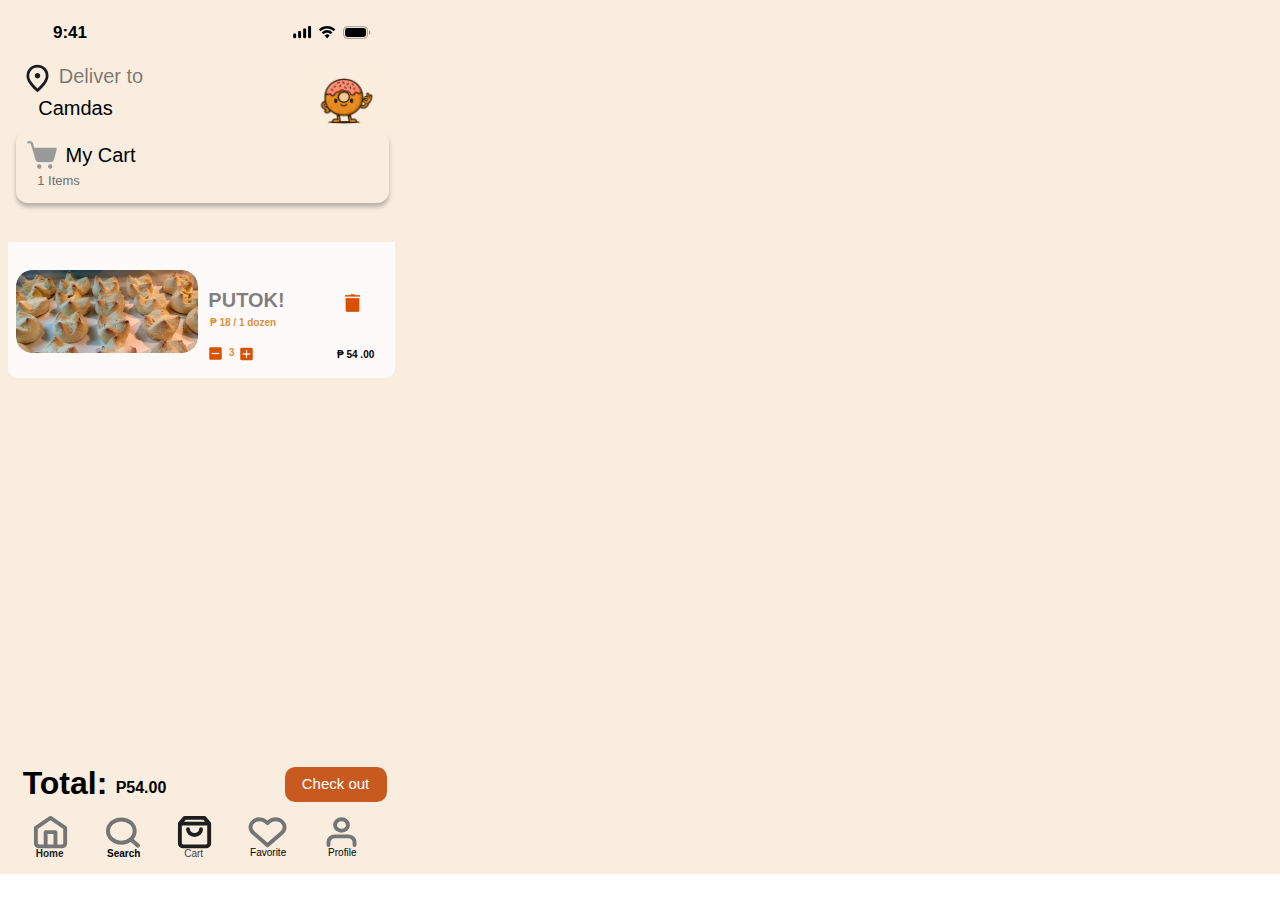
<file: OldDougmain/Doughmain/Cart/index.html>
<!DOCTYPE html>
<html lang="en">
<head>
  <meta charset="UTF-8">
  <meta http-equiv="X-UA-Compatible" content="IE=edge">
  <meta name="viewport" content="width=device-width, initial-scale=1.0">
  <link rel="stylesheet" href="./vars.css">
  <link rel="stylesheet" href="./style.css">
  
  
  <style>
   a,
   button,
   input,
   select,
   h1,
   h2,
   h3,
   h4,
   h5,
   * {
       box-sizing: border-box;
       margin: 0;
       padding: 0;
       border: none;
       text-decoration: none;
       background: none;
   
       -webkit-font-smoothing: antialiased;
   }
   
   menu, ol, ul {
       list-style-type: none;
       margin: 0;
       padding: 0;
   }
   </style>
  <title>Document</title>
</head>
<body>
  <div class="i-phone-16-pro-4">
    <div class="rectangle-2"></div>
    <div class="group-7">
      <div class="group-6">
        <div class="rectangle-1"></div>
      </div>
    </div>
    <div class="status-bar-i-phone">
      <div class="time">
        <div class="time2">9:41</div>
      </div>
      <div class="levels">
        <img class="cellular-connection" src="cellular-connection0.svg" />
        <img class="wifi" src="wifi0.svg" />
        <img class="battery" src="battery0.svg" />
      </div>
    </div>
    <div class="frame-1">
      <div class="group-1">
        <div class="home">Home</div>
        <img class="home2" src="home1.svg" />
      </div>
      <div class="group-5">
        <div class="search">Search</div>
        <img class="search2" src="search1.svg" />
      </div>
      <div class="group-2">
        <div class="group-3">
          <div class="cart">Cart</div>
          <img class="shopping-bag" src="shopping-bag0.svg" />
        </div>
      </div>
      <div class="group-32">
        <div class="group-33">
          <div class="favorite">Favorite</div>
          <img class="heart" src="heart0.svg" />
        </div>
      </div>
      <div class="group-4">
        <div class="profile">
          Profile
          <br />
        </div>
        <img class="user" src="user0.svg" />
      </div>
    </div>
    <img class="location-on" src="location-on0.svg" />
    <div class="deliver-to">Deliver to</div>
    <div class="putok">PUTOK!</div>
    <div class="total">Total:</div>
    <div class="p-54-00">P54.00</div>
    <div class="camdas">Camdas</div>
    <img class="image-2" src="image-20.png" />
    <img class="image-3" src="image-30.png" />
    <div class="rectangle-3"></div>
    <img class="shopping-cart" src="shopping-cart0.png" />
    <div class="my-cart">My Cart</div>
    <div class="_1-items">1 Items</div>
    <div class="_18-1-dozen">₱ 18 / 1 dozen</div>
    <div class="_54-00">₱ 54 .00</div>
    <div class="_3">3</div>
    <img class="trash" src="trash0.png" />
    <img class="sum" src="sum0.png" />
    <img class="negative" src="negative0.png" />
    <div class="group-62">
      <div class="rectangle-12"></div>
    </div>
    <div class="check-out">Check out</div>
    <img class="pandesal-3" src="pandesal-30.png" />
  </div>
  
</body>
</html>
</file>
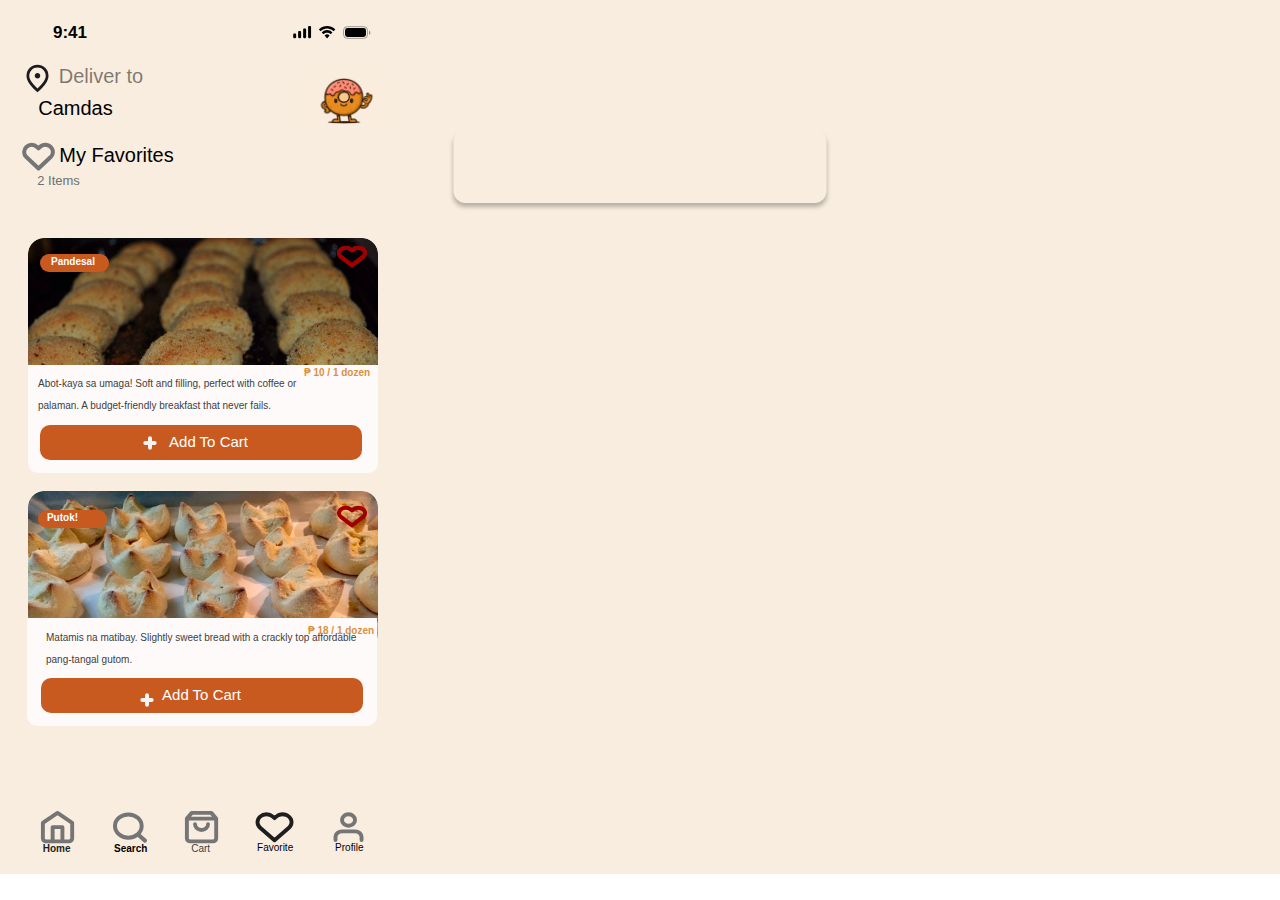
<file: OldDougmain/Doughmain/Favorites/index.html>
<!DOCTYPE html>
<html lang="en">
<head>
  <meta charset="UTF-8">
  <meta http-equiv="X-UA-Compatible" content="IE=edge">
  <meta name="viewport" content="width=device-width, initial-scale=1.0">
  <link rel="stylesheet" href="./vars.css">
  <link rel="stylesheet" href="./style.css">
  
  
  <style>
   a,
   button,
   input,
   select,
   h1,
   h2,
   h3,
   h4,
   h5,
   * {
       box-sizing: border-box;
       margin: 0;
       padding: 0;
       border: none;
       text-decoration: none;
       background: none;
   
       -webkit-font-smoothing: antialiased;
   }
   
   menu, ol, ul {
       list-style-type: none;
       margin: 0;
       padding: 0;
   }
   </style>
  <title>Document</title>
</head>
<body>
  <div class="i-phone-16-pro-5">
    <div class="status-bar-i-phone">
      <div class="time">
        <div class="time2">9:41</div>
      </div>
      <div class="levels">
        <img class="cellular-connection" src="cellular-connection0.svg" />
        <img class="wifi" src="wifi0.svg" />
        <img class="battery" src="battery0.svg" />
      </div>
    </div>
    <div class="frame-1">
      <div class="group-1">
        <div class="home">Home</div>
        <img class="home2" src="home1.svg" />
      </div>
      <div class="group-5">
        <div class="search">Search</div>
        <img class="search2" src="search1.svg" />
      </div>
      <div class="group-2">
        <div class="group-3">
          <div class="cart">Cart</div>
          <img class="shopping-bag" src="shopping-bag0.svg" />
        </div>
      </div>
      <div class="group-32">
        <div class="group-33">
          <div class="favorite">Favorite</div>
          <img class="heart" src="heart0.svg" />
        </div>
      </div>
      <div class="group-4">
        <div class="profile">
          Profile
          <br />
        </div>
        <img class="user" src="user0.svg" />
      </div>
    </div>
    <img class="location-on" src="location-on0.svg" />
    <div class="deliver-to">Deliver to</div>
    <div class="camdas">Camdas</div>
    <img class="image-2" src="image-20.png" />
    <img class="image-3" src="image-30.png" />
    <div class="rectangle-3"></div>
    <div class="my-favorites">My Favorites</div>
    <div class="_2-items">2 Items</div>
    <img class="group-6" src="group-60.svg" />
    <img class="pandesal-1" src="pandesal-10.png" />
    <div class="group-62">
      <div class="rectangle-1"></div>
    </div>
    <div class="putok">Putok!</div>
    <div class="rectangle-2"></div>
    <div class="group-7">
      <div class="group-63">
        <div class="rectangle-12"></div>
      </div>
    </div>
    <div
      class="matamis-na-matibay-slightly-sweet-bread-with-a-crackly-top-affordable-pang-tangal-gutom"
    >
      Matamis na matibay. Slightly sweet bread with a crackly top affordable
      pang-tangal gutom.
    </div>
    <div class="group-64">
      <div class="rectangle-13"></div>
    </div>
    <div class="add-to-cart">Add To Cart</div>
    <div class="group-65">
      <div class="rectangle-14"></div>
    </div>
    <img class="heart2" src="heart1.svg" />
    <div class="group-65">
      <div class="rectangle-15"></div>
    </div>
    <img class="plus" src="plus0.svg" />
    <div class="_18-1-dozen">₱ 18 / 1 dozen</div>
    <img class="pandesal-12" src="pandesal-11.png" />
    <div class="rectangle-22"></div>
    <div class="group-7">
      <div class="group-63">
        <div class="rectangle-16"></div>
      </div>
    </div>
    <div class="group-64">
      <div class="rectangle-17"></div>
    </div>
    <div class="group-62">
      <div class="rectangle-18"></div>
    </div>
    <div class="add-to-cart2">Add To Cart</div>
    <div
      class="abot-kaya-sa-umaga-soft-and-filling-perfect-with-coffee-or-palaman-a-budget-friendly-breakfast-that-never-fails"
    >
      Abot-kaya sa umaga! Soft and filling, perfect with coffee or palaman. A
      budget-friendly breakfast that never fails.
    </div>
    <div class="pandesal">Pandesal</div>
    <img class="plus2" src="plus1.svg" />
    <div class="_10-1-dozen">₱ 10 / 1 dozen</div>
    <div class="group-65">
      <div class="rectangle-19"></div>
    </div>
    <img class="heart3" src="heart2.svg" />
    <img class="heart4" src="heart3.svg" />
  </div>
  
</body>
</html>
</file>
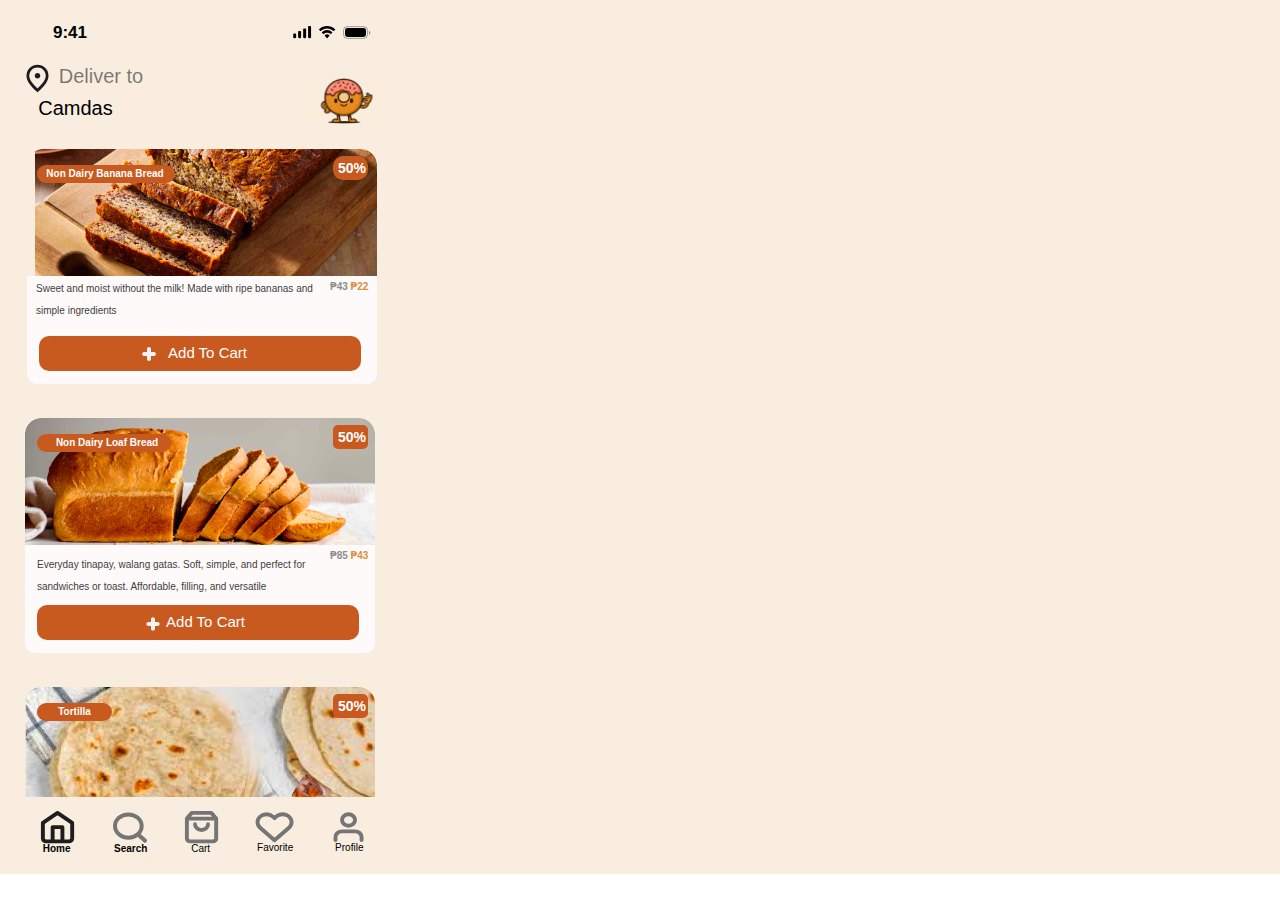
<file: OldDougmain/Doughmain/Home/index.html>
<!DOCTYPE html>
<html lang="en">
<head>
  <meta charset="UTF-8">
  <meta http-equiv="X-UA-Compatible" content="IE=edge">
  <meta name="viewport" content="width=device-width, initial-scale=1.0">
  <link rel="stylesheet" href="./vars.css">
  <link rel="stylesheet" href="./style.css">
  
  
  <style>
   a,
   button,
   input,
   select,
   h1,
   h2,
   h3,
   h4,
   h5,
   * {
       box-sizing: border-box;
       margin: 0;
       padding: 0;
       border: none;
       text-decoration: none;
       background: none;
   
       -webkit-font-smoothing: antialiased;
   }
   
   menu, ol, ul {
       list-style-type: none;
       margin: 0;
       padding: 0;
   }
   </style>
  <title>Document</title>
</head>
<body>
  <div class="i-phone-16-pro-6">
    <div class="status-bar-i-phone">
      <div class="time">
        <div class="time2">9:41</div>
      </div>
      <div class="levels">
        <img class="cellular-connection" src="cellular-connection0.svg" />
        <img class="wifi" src="wifi0.svg" />
        <img class="battery" src="battery0.svg" />
      </div>
    </div>
    <div class="frame-1">
      <div class="group-1">
        <div class="home">Home</div>
        <img class="home2" src="home1.svg" />
      </div>
      <div class="group-5">
        <div class="search">Search</div>
        <img class="search2" src="search1.svg" />
      </div>
      <div class="group-2">
        <div class="group-3">
          <div class="cart">Cart</div>
          <img class="shopping-bag" src="shopping-bag0.svg" />
        </div>
      </div>
      <div class="group-32">
        <div class="group-33">
          <div class="favorite">Favorite</div>
          <img class="heart" src="heart0.svg" />
        </div>
      </div>
      <div class="group-4">
        <div class="profile">
          Profile
          <br />
        </div>
        <img class="user" src="user0.svg" />
      </div>
    </div>
    <img class="location-on" src="location-on0.svg" />
    <div class="deliver-to">Deliver to</div>
    <div class="camdas">Camdas</div>
    <img class="image-2" src="image-20.png" />
    <img class="image-3" src="image-30.png" />
    <div class="frame-4">
      <div class="group-11">
        <img class="pandesal-1" src="pandesal-10.png" />
      </div>
      <div class="group-8">
        <div class="rectangle-2"></div>
        <div class="group-7">
          <div class="group-6">
            <div class="rectangle-1"></div>
          </div>
        </div>
      </div>
      <div class="group-82">
        <div class="group-62">
          <div class="rectangle-12"></div>
        </div>
      </div>
      <div class="group-12">
        <div class="group-63">
          <div class="rectangle-13"></div>
        </div>
      </div>
      <div class="add-to-cart">Add To Cart</div>
      <div
        class="sweet-and-moist-without-the-milk-made-with-ripe-bananas-and-simple-ingredients"
      >
        Sweet and moist without the milk! Made with ripe bananas and simple
        ingredients
      </div>
      <div class="non-dairy-banana-bread">Non Dairy Banana Bread</div>
      <div class="group-14">
        <img class="pandesal-12" src="pandesal-11.png" />
      </div>
      <div class="group-20">
        <img class="pandesal-13" src="pandesal-12.png" />
      </div>
      <div class="group-25">
        <img class="pandesal-14" src="pandesal-13.png" />
      </div>
      <div class="group-16">
        <div class="group-64">
          <div class="rectangle-14"></div>
        </div>
      </div>
      <div class="group-21">
        <div class="group-65">
          <div class="rectangle-15"></div>
        </div>
      </div>
      <div class="group-26">
        <div class="group-66">
          <div class="rectangle-16"></div>
        </div>
      </div>
      <div class="non-dairy-loaf-bread">Non Dairy Loaf Bread</div>
      <div class="tortilla">Tortilla</div>
      <div class="french-baguette">French Baguette</div>
      <div class="group-17">
        <div class="rectangle-22"></div>
        <div class="group-7">
          <div class="group-6">
            <div class="rectangle-17"></div>
          </div>
        </div>
      </div>
      <div class="group-22">
        <div class="rectangle-23"></div>
        <div class="group-7">
          <div class="group-6">
            <div class="rectangle-18"></div>
          </div>
        </div>
      </div>
      <div class="group-27">
        <div class="rectangle-24"></div>
        <div class="group-7">
          <div class="group-6">
            <div class="rectangle-19"></div>
          </div>
        </div>
      </div>
      <div
        class="everyday-tinapay-walang-gatas-soft-simple-and-perfect-for-sandwiches-or-toast-affordable-filling-and-versatile"
      >
        Everyday tinapay, walang gatas. Soft, simple, and perfect for sandwiches
        or toast. Affordable, filling, and versatile
      </div>
      <div
        class="thin-soft-flatbread-that-s-dairy-free-and-budget-friendly-perfect-for-wraps-shawarma-or-even-just-dipped-in-sauce"
      >
        Thin, soft flatbread that’s dairy-free and budget-friendly. Perfect for
        wraps, shawarma, or even just dipped in sauce
      </div>
      <div
        class="classic-crusty-bread-made-with-only-flour-water-yeast-and-salt-no-dairy-needed"
      >
        Classic crusty bread made with only flour, water, yeast, and salt—no dairy
        needed.
      </div>
      <div class="group-18">
        <div class="group-62">
          <div class="rectangle-110"></div>
        </div>
      </div>
      <div class="group-23">
        <div class="group-62">
          <div class="rectangle-111"></div>
        </div>
      </div>
      <div class="group-28">
        <div class="group-62">
          <div class="rectangle-112"></div>
        </div>
      </div>
      <div class="add-to-cart2">Add To Cart</div>
      <div class="add-to-cart3">Add To Cart</div>
      <div class="add-to-cart4">Add To Cart</div>
      <div class="group-15">
        <div class="group-67">
          <div class="rectangle-113"></div>
        </div>
        <div class="heart2"></div>
        <div class="_50">50%</div>
      </div>
      <div class="group-19">
        <div class="group-67">
          <div class="rectangle-114"></div>
        </div>
        <div class="_502">50%</div>
      </div>
      <div class="group-24">
        <div class="group-67">
          <div class="rectangle-115"></div>
        </div>
        <div class="_503">50%</div>
      </div>
      <div class="group-29">
        <div class="group-67">
          <div class="rectangle-116"></div>
        </div>
        <div class="_504">50%</div>
      </div>
      <img class="image-4" src="image-40.png" />
      <img class="plus" src="plus0.svg" />
      <img class="plus2" src="plus1.svg" />
      <img class="plus3" src="plus2.svg" />
      <img class="plus4" src="plus3.svg" />
      <img class="plus5" src="plus4.svg" />
      <div class="_43-22">
        <span>
          <span class="_43-22-span">₱43</span>
          <span class="_43-22-span2">₱22</span>
        </span>
      </div>
      <div class="_85-43">
        <span>
          <span class="_85-43-span">₱85</span>
          <span class="_85-43-span2">₱43</span>
        </span>
      </div>
      <div class="_70-35">
        <span>
          <span class="_70-35-span">₱70</span>
          <span class="_70-35-span2">₱35</span>
        </span>
      </div>
      <div class="_15-8">
        <span>
          <span class="_15-8-span">₱15</span>
          <span class="_15-8-span2">₱8</span>
        </span>
      </div>
    </div>
  </div>
  
</body>
</html>
</file>
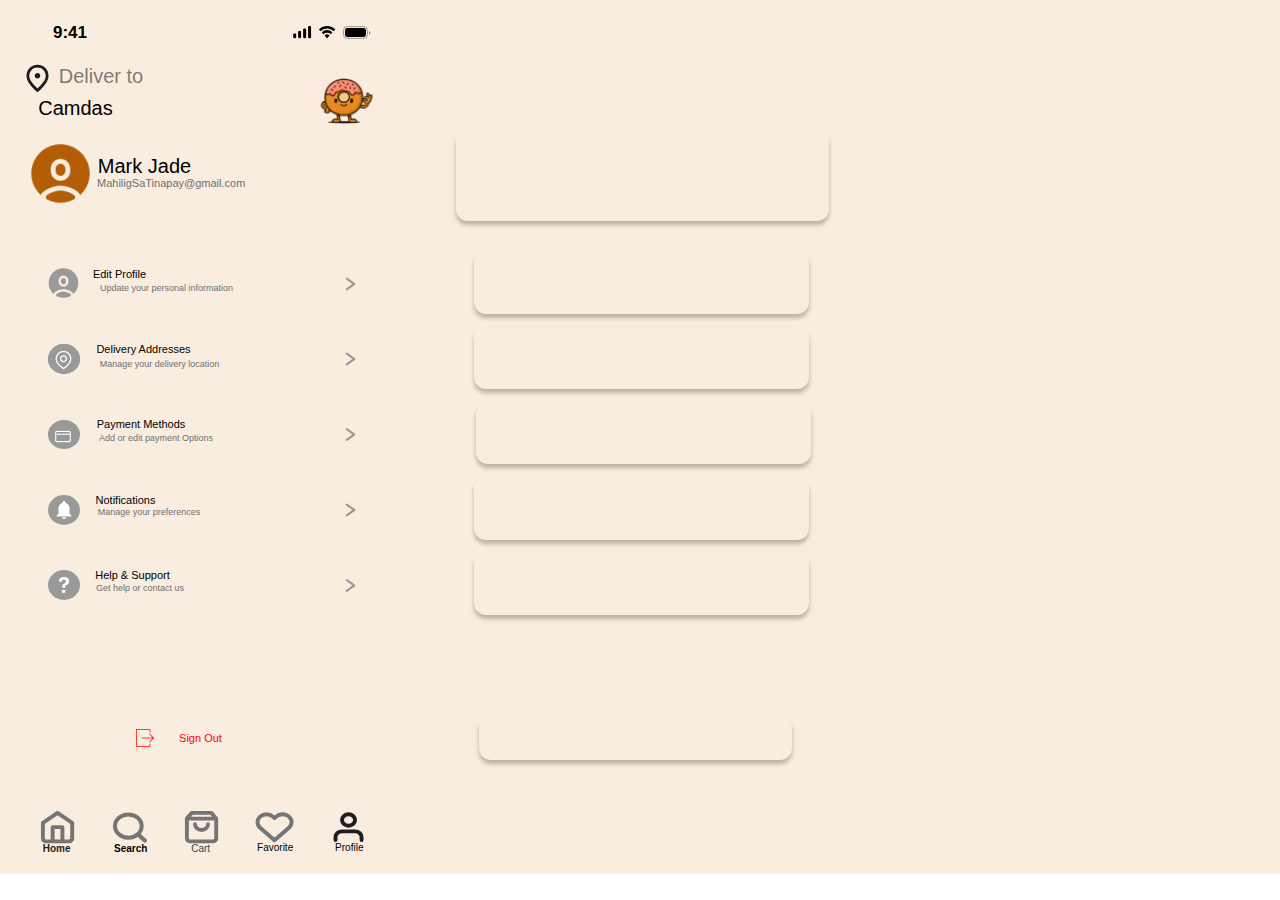
<file: OldDougmain/Doughmain/Profile/index.html>
<!DOCTYPE html>
<html lang="en">
<head>
  <meta charset="UTF-8">
  <meta http-equiv="X-UA-Compatible" content="IE=edge">
  <meta name="viewport" content="width=device-width, initial-scale=1.0">
  <link rel="stylesheet" href="./vars.css">
  <link rel="stylesheet" href="./style.css">
  
  
  <style>
   a,
   button,
   input,
   select,
   h1,
   h2,
   h3,
   h4,
   h5,
   * {
       box-sizing: border-box;
       margin: 0;
       padding: 0;
       border: none;
       text-decoration: none;
       background: none;
   
       -webkit-font-smoothing: antialiased;
   }
   
   menu, ol, ul {
       list-style-type: none;
       margin: 0;
       padding: 0;
   }
   </style>
  <title>Document</title>
</head>
<body>
  <div class="i-phone-16-pro-7">
    <div class="status-bar-i-phone">
      <div class="time">
        <div class="time2">9:41</div>
      </div>
      <div class="levels">
        <img class="cellular-connection" src="cellular-connection0.svg" />
        <img class="wifi" src="wifi0.svg" />
        <img class="battery" src="battery0.svg" />
      </div>
    </div>
    <div class="frame-1">
      <div class="group-1">
        <div class="home">Home</div>
        <img class="home2" src="home1.svg" />
      </div>
      <div class="group-5">
        <div class="search">Search</div>
        <img class="search2" src="search1.svg" />
      </div>
      <div class="group-2">
        <div class="group-3">
          <div class="cart">Cart</div>
          <img class="shopping-bag" src="shopping-bag0.svg" />
        </div>
      </div>
      <div class="group-32">
        <div class="group-33">
          <div class="favorite">Favorite</div>
          <img class="heart" src="heart0.svg" />
        </div>
      </div>
      <div class="group-4">
        <div class="profile">
          Profile
          <br />
        </div>
        <img class="user" src="user0.svg" />
      </div>
    </div>
    <img class="location-on" src="location-on0.svg" />
    <div class="deliver-to">Deliver to</div>
    <div class="camdas">Camdas</div>
    <img class="image-2" src="image-20.png" />
    <img class="image-3" src="image-30.png" />
    <div class="rectangle-3"></div>
    <div class="rectangle-4"></div>
    <div class="rectangle-10"></div>
    <div class="rectangle-11"></div>
    <div class="rectangle-12"></div>
    <div class="rectangle-13"></div>
    <div class="rectangle-9"></div>
    <div class="mark-jade">Mark Jade</div>
    <div class="mahilig-sa-tinapay-gmail-com">MahiligSaTinapay@gmail.com</div>
    <div class="update-your-personal-information">
      Update your personal information
    </div>
    <div class="manage-your-delivery-location">Manage your delivery location</div>
    <div class="add-or-edit-payment-options">Add or edit payment Options</div>
    <div class="manage-your-preferences">Manage your preferences</div>
    <div class="get-help-or-contact-us">Get help or contact us</div>
    <div class="edit-profile">Edit Profile</div>
    <div class="delivery-addresses">Delivery Addresses</div>
    <div class="payment-methods">Payment Methods</div>
    <div class="notifications">Notifications</div>
    <div class="sign-out">Sign Out</div>
    <div class="help-support">Help &amp; Support</div>
    <img class="test-account" src="test-account0.png" />
    <img class="more-than" src="more-than0.png" />
    <img class="more-than2" src="more-than1.png" />
    <img class="more-than3" src="more-than2.png" />
    <img class="more-than4" src="more-than3.png" />
    <img class="more-than5" src="more-than4.png" />
    <img class="test-account2" src="test-account1.png" />
    <div class="ellipse-1"></div>
    <img class="location" src="location0.png" />
    <div class="ellipse-2"></div>
    <div class="ellipse-3"></div>
    <div class="ellipse-4"></div>
    <div class="ellipse-5"></div>
    <img class="location" src="location1.png" />
    <img class="logout" src="logout0.png" />
    <img class="magnetic-card" src="magnetic-card0.png" />
    <img class="bell" src="bell0.png" />
    <img class="question-mark" src="question-mark0.png" />
  </div>
  
</body>
</html>
</file>
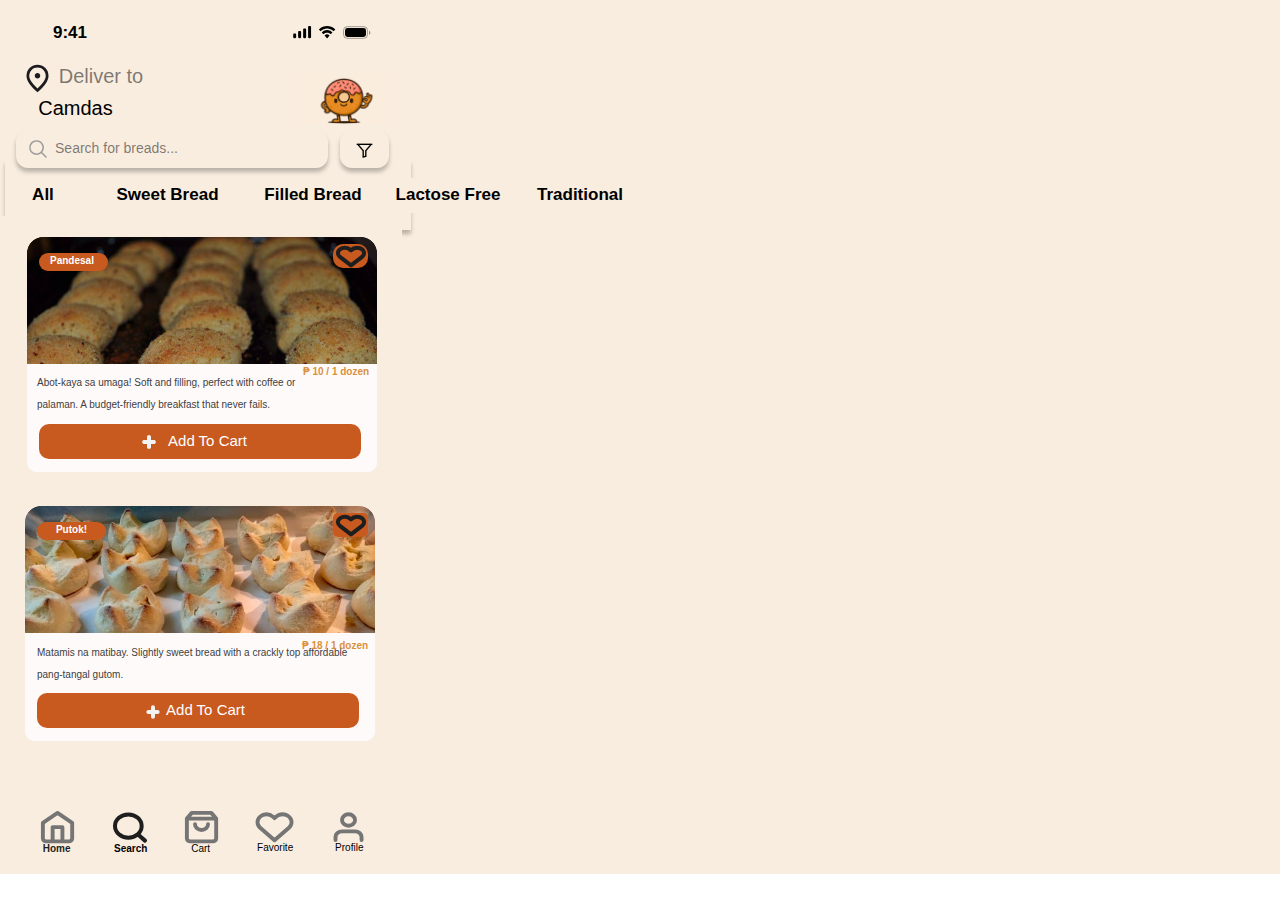
<file: OldDougmain/Doughmain/Search/index.html>
<!DOCTYPE html>
<html lang="en">
<head>
  <meta charset="UTF-8">
  <meta http-equiv="X-UA-Compatible" content="IE=edge">
  <meta name="viewport" content="width=device-width, initial-scale=1.0">
  <link rel="stylesheet" href="./vars.css">
  <link rel="stylesheet" href="./style.css">
  
  
  <style>
   a,
   button,
   input,
   select,
   h1,
   h2,
   h3,
   h4,
   h5,
   * {
       box-sizing: border-box;
       margin: 0;
       padding: 0;
       border: none;
       text-decoration: none;
       background: none;
   
       -webkit-font-smoothing: antialiased;
   }
   
   menu, ol, ul {
       list-style-type: none;
       margin: 0;
       padding: 0;
   }
   </style>
  <title>Document</title>
</head>
<body>
  <div class="i-phone-16-pro-3">
    <div class="status-bar-i-phone">
      <div class="time">
        <div class="time2">9:41</div>
      </div>
      <div class="levels">
        <img class="cellular-connection" src="cellular-connection0.svg" />
        <img class="wifi" src="wifi0.svg" />
        <img class="battery" src="battery0.svg" />
      </div>
    </div>
    <div class="frame-1">
      <div class="group-1">
        <div class="home">Home</div>
        <img class="home2" src="home1.svg" />
      </div>
      <div class="group-5">
        <div class="search">Search</div>
        <img class="search2" src="search1.svg" />
      </div>
      <div class="group-2">
        <div class="group-3">
          <div class="cart">Cart</div>
          <img class="shopping-bag" src="shopping-bag0.svg" />
        </div>
      </div>
      <div class="group-32">
        <div class="group-33">
          <div class="favorite">Favorite</div>
          <img class="heart" src="heart0.svg" />
        </div>
      </div>
      <div class="group-4">
        <div class="profile">
          Profile
          <br />
        </div>
        <img class="user" src="user0.svg" />
      </div>
    </div>
    <img class="location-on" src="location-on0.svg" />
    <div class="deliver-to">Deliver to</div>
    <div class="camdas">Camdas</div>
    <img class="image-2" src="image-20.png" />
    <img class="image-3" src="image-30.png" />
    <div class="rectangle-3"></div>
    <div class="rectangle-4"></div>
    <img class="funnel" src="funnel0.png" />
    <div class="search-for-breads">Search for breads...</div>
    <img class="search3" src="search2.png" />
    <div class="frame-5">
      <div class="hover-button">
        <div class="nigga">
          <div class="nigga2">All</div>
        </div>
      </div>
      <div class="hover-button2">
        <div class="nigga">
          <div class="nigga3">Sweet Bread</div>
        </div>
      </div>
      <div class="hover-button3">
        <div class="nigga">
          <div class="nigga4">Filled Bread</div>
        </div>
      </div>
      <div class="hover-button4">
        <div class="nigga">
          <div class="nigga5">Lactose Free</div>
        </div>
      </div>
      <div class="hover-button4">
        <div class="nigga">
          <div class="nigga6">Traditional</div>
        </div>
      </div>
    </div>
    <div class="frame-52">
      <div class="group-35">
        <div class="group-11">
          <img class="pandesal-1" src="pandesal-10.png" />
        </div>
        <div class="group-8">
          <div class="rectangle-2"></div>
          <div class="group-7">
            <div class="group-6">
              <div class="rectangle-1"></div>
            </div>
          </div>
        </div>
        <div class="group-82">
          <div class="group-62">
            <div class="rectangle-12"></div>
          </div>
        </div>
        <div class="group-12">
          <div class="group-63">
            <div class="rectangle-13"></div>
          </div>
        </div>
        <div class="add-to-cart">Add To Cart</div>
        <div
          class="abot-kaya-sa-umaga-soft-and-filling-perfect-with-coffee-or-palaman-a-budget-friendly-breakfast-that-never-fails"
        >
          Abot-kaya sa umaga! Soft and filling, perfect with coffee or palaman. A
          budget-friendly breakfast that never fails.
        </div>
        <div class="pandesal">Pandesal</div>
        <div class="group-14">
          <img class="pandesal-12" src="pandesal-11.png" />
        </div>
        <div class="group-20">
          <img class="pandesal-13" src="pandesal-12.png" />
        </div>
        <div class="group-25">
          <img class="pandesal-14" src="pandesal-13.png" />
        </div>
        <div class="group-30">
          <img class="pandesal-15" src="pandesal-14.png" />
        </div>
        <div class="group-16">
          <div class="group-63">
            <div class="rectangle-14"></div>
          </div>
        </div>
        <div class="group-21">
          <div class="group-64">
            <div class="rectangle-15"></div>
          </div>
        </div>
        <div class="group-26">
          <div class="group-64">
            <div class="rectangle-16"></div>
          </div>
        </div>
        <div class="group-31">
          <div class="group-64">
            <div class="rectangle-17"></div>
          </div>
        </div>
        <div class="group-352">
          <div class="group-65">
            <div class="rectangle-18"></div>
          </div>
        </div>
        <div class="putok">Putok!</div>
        <div class="pan-de-coco">Pan de Coco</div>
        <div class="ensaymada">Ensaymada</div>
        <div class="monay">Monay</div>
        <div class="out-of-stock">Out of Stock</div>
        <div class="group-17">
          <div class="rectangle-22"></div>
          <div class="group-7">
            <div class="group-6">
              <div class="rectangle-19"></div>
            </div>
          </div>
        </div>
        <div class="group-22">
          <div class="rectangle-23"></div>
          <div class="group-7">
            <div class="group-6">
              <div class="rectangle-110"></div>
            </div>
          </div>
        </div>
        <div class="group-27">
          <div class="rectangle-24"></div>
          <div class="group-7">
            <div class="group-6">
              <div class="rectangle-111"></div>
            </div>
          </div>
        </div>
        <div class="group-322">
          <div class="rectangle-25"></div>
          <div class="group-7">
            <div class="group-6">
              <div class="rectangle-112"></div>
            </div>
          </div>
        </div>
        <div
          class="matamis-na-matibay-slightly-sweet-bread-with-a-crackly-top-affordable-pang-tangal-gutom"
        >
          Matamis na matibay. Slightly sweet bread with a crackly top affordable
          pang-tangal gutom.
        </div>
        <div
          class="sweet-surprise-sa-loob-fluffy-bread-with-coconut-filling-that-makes-every-bite-special"
        >
          Sweet surprise sa loob! Fluffy bread with coconut filling that makes
          every bite special.
        </div>
        <div
          class="soft-sweet-and-cheesy-a-fluffy-merienda-that-melts-in-your-mouth"
        >
          Soft, sweet, and cheesy! A fluffy merienda that melts in your mouth.
        </div>
        <div
          class="matibay-sa-gutom-dense-and-chewy-bread-that-keeps-you-full-longer-isang-piraso-busog-ka-na"
        >
          Matibay sa gutom. Dense and chewy bread that keeps you full longer—isang
          piraso, busog ka na.
        </div>
        <div class="group-18">
          <div class="group-62">
            <div class="rectangle-113"></div>
          </div>
        </div>
        <div class="group-23">
          <div class="group-62">
            <div class="rectangle-114"></div>
          </div>
        </div>
        <div class="group-28">
          <div class="group-62">
            <div class="rectangle-115"></div>
          </div>
        </div>
        <div class="group-332">
          <div class="group-62">
            <div class="rectangle-116"></div>
          </div>
        </div>
        <div class="add-to-cart2">Add To Cart</div>
        <div class="add-to-cart3">Add To Cart</div>
        <div class="add-to-cart4">Add To Cart</div>
        <div class="add-to-cart5">Add To Cart</div>
        <div class="group-15">
          <div class="group-66">
            <div class="rectangle-117"></div>
          </div>
          <img class="heart2" src="heart1.svg" />
        </div>
        <div class="group-19">
          <div class="group-66">
            <div class="rectangle-118"></div>
          </div>
          <img class="heart3" src="heart2.svg" />
        </div>
        <div class="group-24">
          <div class="group-66">
            <div class="rectangle-119"></div>
          </div>
          <img class="heart4" src="heart3.svg" />
        </div>
        <div class="group-29">
          <div class="group-66">
            <div class="rectangle-120"></div>
          </div>
          <img class="heart5" src="heart4.svg" />
        </div>
        <div class="group-34">
          <div class="group-66">
            <div class="rectangle-121"></div>
          </div>
          <img class="heart6" src="heart5.svg" />
        </div>
        <img class="image-4" src="image-40.png" />
        <img class="plus" src="plus0.svg" />
        <img class="plus2" src="plus1.svg" />
        <img class="plus3" src="plus2.svg" />
        <img class="plus4" src="plus3.svg" />
        <img class="plus5" src="plus4.svg" />
        <img class="plus6" src="plus5.svg" />
      </div>
      <div class="group-362">
        <div class="group-11">
          <img class="pandesal-1" src="pandesal-15.png" />
        </div>
        <div class="group-8">
          <div class="rectangle-2"></div>
          <div class="group-7">
            <div class="group-6">
              <div class="rectangle-1"></div>
            </div>
          </div>
        </div>
        <div class="group-82">
          <div class="group-62">
            <div class="rectangle-12"></div>
          </div>
        </div>
        <div class="group-12">
          <div class="group-63">
            <div class="rectangle-13"></div>
          </div>
        </div>
        <div class="add-to-cart">Add To Cart</div>
        <div
          class="abot-kaya-sa-umaga-soft-and-filling-perfect-with-coffee-or-palaman-a-budget-friendly-breakfast-that-never-fails"
        >
          Abot-kaya sa umaga! Soft and filling, perfect with coffee or palaman. A
          budget-friendly breakfast that never fails.
        </div>
        <div class="pandesal">Pandesal</div>
        <div class="group-14">
          <img class="pandesal-12" src="pandesal-16.png" />
        </div>
        <div class="group-20">
          <img class="pandesal-13" src="pandesal-17.png" />
        </div>
        <div class="group-25">
          <img class="pandesal-14" src="pandesal-18.png" />
        </div>
        <div class="group-30">
          <img class="pandesal-15" src="pandesal-19.png" />
        </div>
        <div class="group-16">
          <div class="group-63">
            <div class="rectangle-14"></div>
          </div>
        </div>
        <div class="group-21">
          <div class="group-64">
            <div class="rectangle-15"></div>
          </div>
        </div>
        <div class="group-26">
          <div class="group-64">
            <div class="rectangle-16"></div>
          </div>
        </div>
        <div class="group-31">
          <div class="group-64">
            <div class="rectangle-17"></div>
          </div>
        </div>
        <div class="group-352">
          <div class="group-65">
            <div class="rectangle-18"></div>
          </div>
        </div>
        <div class="putok">Putok!</div>
        <div class="pan-de-coco">Pan de Coco</div>
        <div class="ensaymada">Ensaymada</div>
        <div class="monay">Monay</div>
        <div class="out-of-stock">Out of Stock</div>
        <div class="group-17">
          <div class="rectangle-22"></div>
          <div class="group-7">
            <div class="group-6">
              <div class="rectangle-19"></div>
            </div>
          </div>
        </div>
        <div class="group-22">
          <div class="rectangle-23"></div>
          <div class="group-7">
            <div class="group-6">
              <div class="rectangle-110"></div>
            </div>
          </div>
        </div>
        <div class="group-27">
          <div class="rectangle-24"></div>
          <div class="group-7">
            <div class="group-6">
              <div class="rectangle-111"></div>
            </div>
          </div>
        </div>
        <div class="group-322">
          <div class="rectangle-25"></div>
          <div class="group-7">
            <div class="group-6">
              <div class="rectangle-112"></div>
            </div>
          </div>
        </div>
        <div
          class="matamis-na-matibay-slightly-sweet-bread-with-a-crackly-top-affordable-pang-tangal-gutom"
        >
          Matamis na matibay. Slightly sweet bread with a crackly top affordable
          pang-tangal gutom.
        </div>
        <div
          class="sweet-surprise-sa-loob-fluffy-bread-with-coconut-filling-that-makes-every-bite-special"
        >
          Sweet surprise sa loob! Fluffy bread with coconut filling that makes
          every bite special.
        </div>
        <div
          class="soft-sweet-and-cheesy-a-fluffy-merienda-that-melts-in-your-mouth"
        >
          Soft, sweet, and cheesy! A fluffy merienda that melts in your mouth.
        </div>
        <div
          class="matibay-sa-gutom-dense-and-chewy-bread-that-keeps-you-full-longer-isang-piraso-busog-ka-na"
        >
          Matibay sa gutom. Dense and chewy bread that keeps you full longer—isang
          piraso, busog ka na.
        </div>
        <div class="group-18">
          <div class="group-62">
            <div class="rectangle-113"></div>
          </div>
        </div>
        <div class="group-23">
          <div class="group-62">
            <div class="rectangle-114"></div>
          </div>
        </div>
        <div class="group-28">
          <div class="group-62">
            <div class="rectangle-115"></div>
          </div>
        </div>
        <div class="group-332">
          <div class="group-62">
            <div class="rectangle-116"></div>
          </div>
        </div>
        <div class="add-to-cart2">Add To Cart</div>
        <div class="add-to-cart3">Add To Cart</div>
        <div class="add-to-cart4">Add To Cart</div>
        <div class="add-to-cart5">Add To Cart</div>
        <div class="group-15">
          <div class="group-66">
            <div class="rectangle-117"></div>
          </div>
          <img class="heart7" src="heart6.svg" />
        </div>
        <div class="group-19">
          <div class="group-66">
            <div class="rectangle-118"></div>
          </div>
          <img class="heart8" src="heart7.svg" />
        </div>
        <div class="group-24">
          <div class="group-66">
            <div class="rectangle-119"></div>
          </div>
          <img class="heart9" src="heart8.svg" />
        </div>
        <div class="group-29">
          <div class="group-66">
            <div class="rectangle-120"></div>
          </div>
          <img class="heart10" src="heart9.svg" />
        </div>
        <div class="group-34">
          <div class="group-66">
            <div class="rectangle-121"></div>
          </div>
          <img class="heart11" src="heart10.svg" />
        </div>
        <img class="image-4" src="image-41.png" />
        <img class="plus7" src="plus6.svg" />
        <img class="plus8" src="plus7.svg" />
        <img class="plus9" src="plus8.svg" />
        <img class="plus10" src="plus9.svg" />
        <img class="plus11" src="plus10.svg" />
        <img class="plus12" src="plus11.svg" />
      </div>
      <div class="_18-1-dozen">₱ 18 / 1 dozen</div>
      <div class="_19-1-dozen">₱ 19 / 1 dozen</div>
      <div class="_22-1-dozen">₱ 22 / 1 dozen</div>
      <div class="_15-1-dozen">
        <span>
          <span class="_15-1-dozen-span">₱</span>
          <span class="_15-1-dozen-span2">15 / 1 dozen</span>
        </span>
      </div>
      <div class="_10-1-dozen">₱ 10 / 1 dozen</div>
    </div>
  </div>
  
</body>
</html>
</file>
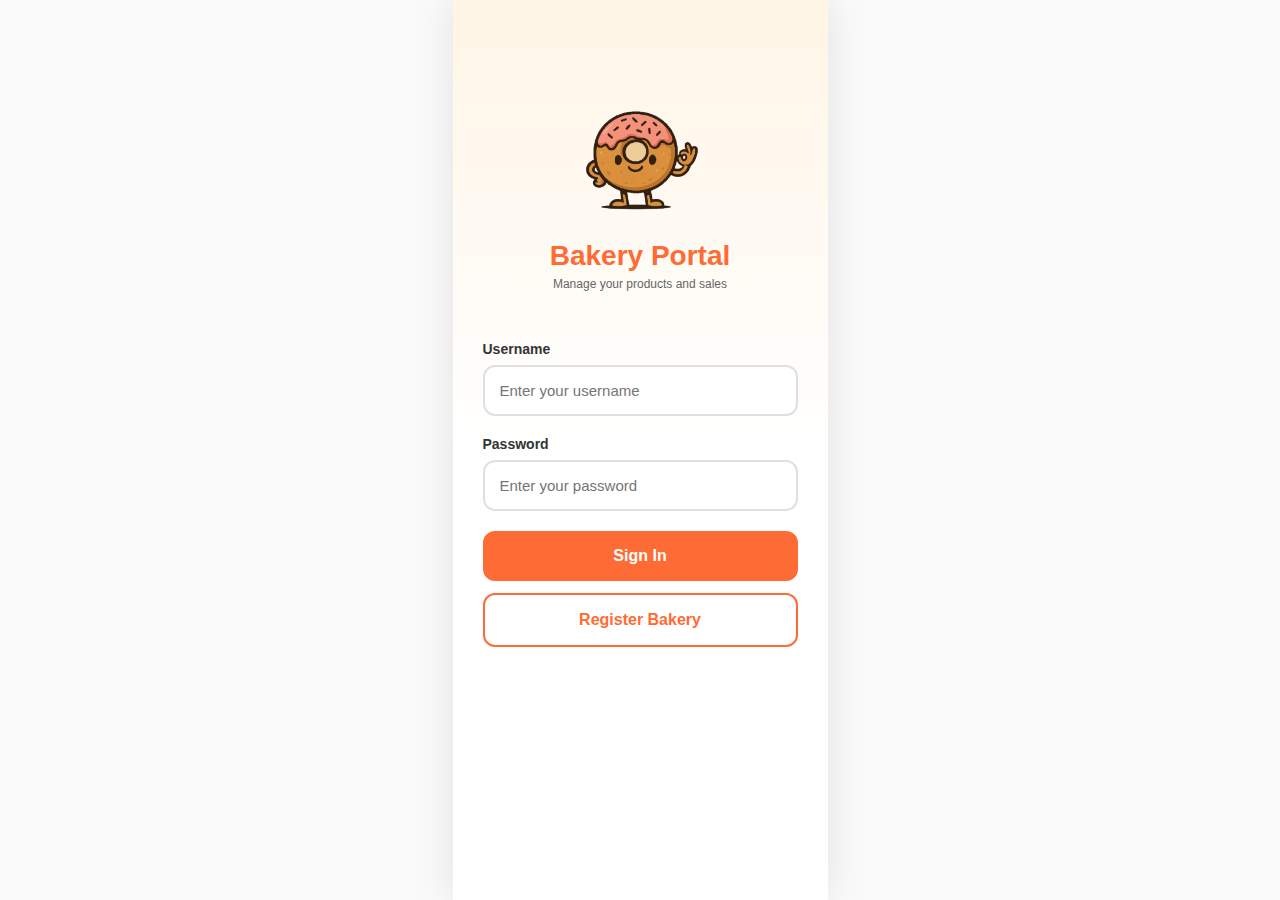
<file: Bakery.html>
<!DOCTYPE html>
<html lang="en">
<head>
    <meta charset="UTF-8">
    <meta name="viewport" content="width=device-width, initial-scale=1.0">
    <title>DoughMain - Bakery Management</title>
    <link rel="stylesheet" href="css/additional-styles.css">
    <style>
        * {
            margin: 0;
            padding: 0;
            box-sizing: border-box;
        }

        body {
            font-family: 'Arial', sans-serif;
            background: #FAFAFA;
        }

        .phone-frame {
            max-width: 375px;
            margin: 0 auto;
            background: white;
            min-height: 100vh;
            box-shadow: 0 0 40px rgba(0,0,0,0.1);
        }

        /* Auth Screens */
        .auth-screen {
            display: none;
            padding: 40px 30px;
            min-height: 100vh;
            background: linear-gradient(180deg, #FFF5E6 0%, #FFFFFF 50%);
        }

        .auth-screen.active {
            display: block;
        }

        .logo-section {
            text-align: center;
            margin-bottom: 50px;
            padding-top: 60px;
        }

        .logo-icon {
            width: 120px;
            height: 120px;
            background: transparent;
            border-radius: 30px;
            margin: 0 auto 20px;
            display: flex;
            align-items: center;
            justify-content: center;
            font-size: 60px;
        }

        .logo-icon img {
            width: 200px;
            height: 220px;
        }

        .logo-text h1 {
            font-size: 28px;
            color: #FF6B35;
            margin-bottom: 5px;
        }

        .logo-text p {
            font-size: 12px;
            color: #666;
        }

        .input-group {
            margin-bottom: 20px;
        }

        .input-group label {
            display: block;
            font-size: 14px;
            color: #333;
            margin-bottom: 8px;
            font-weight: 600;
        }

        .input-group input, .input-group textarea, .input-group select {
            width: 100%;
            padding: 15px;
            border: 2px solid #E0E0E0;
            border-radius: 12px;
            font-size: 15px;
            transition: all 0.3s;
            font-family: Arial, sans-serif;
        }

        .input-group input:focus, .input-group textarea:focus, .input-group select:focus {
            outline: none;
            border-color: #FF6B35;
        }

        .input-group textarea {
            resize: vertical;
            min-height: 80px;
        }

        .btn-auth {
            width: 100%;
            padding: 16px;
            border: none;
            border-radius: 12px;
            font-size: 16px;
            font-weight: 600;
            cursor: pointer;
            transition: all 0.3s;
            margin-bottom: 12px;
        }

        .btn-primary {
            background: #FF6B35;
            color: white;
        }

        .btn-primary:hover {
            background: #FF5722;
            transform: translateY(-2px);
        }

        .btn-secondary {
            background: white;
            color: #FF6B35;
            border: 2px solid #FF6B35;
        }

        /* App Screen */
        .app-screen {
            display: none;
            background: #FAFAFA;
            min-height: 100vh;
        }

        .app-screen.active {
            display: block;
        }

        .top-bar {
            background: white;
            padding: 20px;
            display: flex;
            justify-content: space-between;
            align-items: center;
            box-shadow: 0 2px 10px rgba(0,0,0,0.05);
        }

        .top-bar h2 {
            font-size: 24px;
            color: #333;
        }

        .top-bar-right {
            display: flex;
            align-items: center;
            gap: 15px;
        }

        .app-logo {
            width: 40px;
            height: 40px;
            object-fit: contain;
        }

        .profile-icon {
            width: 40px;
            height: 40px;
            background: linear-gradient(135deg, #FF8C42, #FF6B35);
            border-radius: 50%;
            display: flex;
            align-items: center;
            justify-content: center;
            color: white;
            font-size: 18px;
            cursor: pointer;
        }

        /* Dashboard */
        .dashboard-section {
            padding: 20px;
        }

        .stats-grid {
            display: grid;
            grid-template-columns: repeat(2, 1fr);
            gap: 15px;
            margin-bottom: 20px;
        }

        .stat-card {
            background: white;
            padding: 20px;
            border-radius: 16px;
            box-shadow: 0 2px 10px rgba(0,0,0,0.08);
        }

        .stat-value {
            font-size: 28px;
            font-weight: 700;
            color: #FF6B35;
            margin-bottom: 5px;
        }

        .stat-label {
            font-size: 12px;
            color: #666;
        }

        .section-title {
            font-size: 20px;
            font-weight: 700;
            margin-bottom: 15px;
            color: #333;
        }

        .product-list {
            display: flex;
            flex-direction: column;
            gap: 15px;
            padding-bottom: 80px;
        }

        .product-item {
            background: white;
            border-radius: 16px;
            padding: 15px;
            display: flex;
            gap: 15px;
            box-shadow: 0 2px 10px rgba(0,0,0,0.08);
            position: relative;
        }

        .product-image-container {
            width: 80px;
            height: 80px;
            border-radius: 12px;
            overflow: hidden;
            flex-shrink: 0;
            background: #f5f5f5;
            position: relative;
        }

        .product-image {
            width: 100%;
            height: 100%;
            object-fit: cover;
        }

        .product-details {
            flex: 1;
        }

        .product-name {
            font-size: 16px;
            font-weight: 700;
            color: #333;
            margin-bottom: 5px;
        }

        .product-price {
            font-size: 14px;
            color: #FF6B35;
            font-weight: 600;
            margin-bottom: 5px;
        }

        .product-stock {
            font-size: 12px;
            color: #666;
        }

        .product-actions {
            display: flex;
            gap: 10px;
            margin-top: 10px;
        }

        .btn-small {
            padding: 6px 12px;
            border: none;
            border-radius: 8px;
            font-size: 12px;
            font-weight: 600;
            cursor: pointer;
        }

        .btn-edit {
            background: #4CAF50;
            color: white;
        }

        .btn-delete {
            background: #f44336;
            color: white;
        }

        .btn-image {
            background: #2196F3;
            color: white;
        }

        /* FAB Button */
        .fab {
            position: fixed;
            bottom: 80px;
            right: calc(50% - 167.5px);
            width: 56px;
            height: 56px;
            background: #FF6B35;
            border-radius: 50%;
            display: flex;
            align-items: center;
            justify-content: center;
            color: white;
            font-size: 28px;
            box-shadow: 0 4px 12px rgba(255, 107, 53, 0.4);
            cursor: pointer;
            border: none;
        }

        /* Bottom Nav */
        .bottom-nav {
            position: fixed;
            bottom: 0;
            left: 50%;
            transform: translateX(-50%);
            width: 100%;
            max-width: 375px;
            background: white;
            display: flex;
            justify-content: space-around;
            padding: 12px 0;
            box-shadow: 0 -2px 10px rgba(0,0,0,0.1);
        }

        .nav-item {
            display: flex;
            flex-direction: column;
            align-items: center;
            gap: 5px;
            cursor: pointer;
            padding: 8px 20px;
            border-radius: 12px;
        }

        .nav-item.active {
            background: #FFF5F0;
        }

        .nav-icon {
            font-size: 24px;
        }

        .nav-label {
            font-size: 11px;
            color: #666;
        }

        .nav-item.active .nav-label {
            color: #FF6B35;
            font-weight: 600;
        }

        .tab-content {
            display: none;
        }

        .tab-content.active {
            display: block;
        }

        /* Modal */
        .modal {
            display: none;
            position: fixed;
            top: 0;
            left: 50%;
            transform: translateX(-50%);
            width: 100%;
            max-width: 375px;
            height: 100vh;
            background: white;
            z-index: 1000;
            overflow-y: auto;
        }

        .modal.active {
            display: block;
        }

        .modal-content {
            padding: 20px;
            padding-bottom: 100px;
        }

        .empty-state {
            text-align: center;
            padding: 60px 20px;
        }

        .empty-icon {
            font-size: 80px;
            margin-bottom: 20px;
            opacity: 0.3;
        }

        .empty-text {
            font-size: 16px;
            color: #999;
        }

        .error-message, .success-message {
            padding: 12px;
            border-radius: 8px;
            margin-bottom: 15px;
            font-size: 14px;
            display: none;
        }

        .error-message.active {
            display: block;
            background: #ffebee;
            color: #c62828;
        }

        .success-message.active {
            display: block;
            background: #e8f5e9;
            color: #2e7d32;
        }

        .loading {
            display: none;
            text-align: center;
            padding: 20px;
        }

        .loading.active {
            display: block;
        }

        .spinner {
            border: 3px solid #f3f3f3;
            border-top: 3px solid #FF6B35;
            border-radius: 50%;
            width: 40px;
            height: 40px;
            animation: spin 1s linear infinite;
            margin: 0 auto;
        }

        @keyframes spin {
            0% { transform: rotate(0deg); }
            100% { transform: rotate(360deg); }
        }

        .image-preview {
            width: 100%;
            max-height: 200px;
            object-fit: cover;
            border-radius: 12px;
            margin-top: 10px;
            display: none;
        }

        .image-preview.active {
            display: block;
        }

        .file-input-wrapper {
            position: relative;
            overflow: hidden;
            display: inline-block;
            width: 100%;
        }

        .file-input-wrapper input[type=file] {
            position: absolute;
            left: -9999px;
        }

        .file-input-label {
            display: block;
            padding: 15px;
            background: #f5f5f5;
            border: 2px dashed #E0E0E0;
            border-radius: 12px;
            text-align: center;
            cursor: pointer;
            transition: all 0.3s;
        }

        .file-input-label:hover {
            border-color: #FF6B35;
            background: #FFF5F0;
        }

        .checkbox-group {
            display: flex;
            align-items: center;
            gap: 10px;
            margin-bottom: 15px;
        }

        .checkbox-group input[type="checkbox"] {
            width: 20px;
            height: 20px;
        }

        .checkbox-group label {
            margin-bottom: 0;
            font-weight: normal;
        }

        .sale-badge {
            background: #FF6B35;
            color: white;
            padding: 4px 8px;
            border-radius: 12px;
            font-size: 10px;
            font-weight: 700;
            position: absolute;
            top: 10px;
            right: 10px;
        }
    </style>
</head>
<body>
    <div class="phone-frame">
        <!-- Login Screen -->
        <div id="loginScreen" class="auth-screen active">
            <div class="logo-section">
                <div class="logo-icon">
                    <img src="assets/logo.png" alt="Logo">
                </div>
                <div class="logo-text">
                    <h1>Bakery Portal</h1>
                    <p>Manage your products and sales</p>
                </div>
            </div>
            
            <div class="error-message" id="loginError"></div>
            <div class="success-message" id="loginSuccess"></div>
            
            <div class="input-group">
                <label>Username</label>
                <input type="text" id="loginUsername" placeholder="Enter your username">
            </div>
            
            <div class="input-group">
                <label>Password</label>
                <input type="password" id="loginPassword" placeholder="Enter your password">
            </div>
            
            <button class="btn-auth btn-primary" onclick="login()">Sign In</button>
            <button class="btn-auth btn-secondary" onclick="showScreen('registerScreen')">Register Bakery</button>
            
            <div class="loading" id="loginLoading">
                <div class="spinner"></div>
                <p style="margin-top: 10px; color: #666;">Signing in...</p>
            </div>
        </div>

        <!-- Register Screen -->
        <div id="registerScreen" class="auth-screen">
            <div class="logo-section">
                <div class="logo-icon">
                    <img src="assets/logo.png" alt="Logo">
                </div>
                <div class="logo-text">
                    <h1>Register Bakery</h1>
                    <p>Join the DoughMain network</p>
                </div>
            </div>
            
            <div class="error-message" id="registerError"></div>
            <div class="success-message" id="registerSuccess"></div>
            
            <div class="input-group">
                <label>Bakery Name *</label>
                <input type="text" id="registerName" placeholder="Enter bakery name">
            </div>
            
            <div class="input-group">
                <label>Username *</label>
                <input type="text" id="registerUsername" placeholder="Choose a username">
            </div>
            
            <div class="input-group">
                <label>Email *</label>
                <input type="email" id="registerEmail" placeholder="Enter email">
            </div>
            
            <div class="input-group">
                <label>Password *</label>
                <input type="password" id="registerPassword" placeholder="Create a password">
            </div>
            
            <div class="input-group">
                <label>Address</label>
                <textarea id="registerAddress" placeholder="Enter bakery address"></textarea>
            </div>
            
            <div class="input-group">
                <label>Contact Number</label>
                <input type="tel" id="registerContact" placeholder="09xx xxx xxxx">
            </div>
            
            <div class="input-group">
                <label>Description</label>
                <textarea id="registerDescription" placeholder="Describe your bakery"></textarea>
            </div>
            
            <div class="input-group">
                <label>Opening Hours</label>
                <input type="text" id="registerHours" placeholder="e.g., 6:00 AM - 8:00 PM">
            </div>
            
            <button class="btn-auth btn-primary" onclick="register()">Register</button>
            <button class="btn-auth btn-secondary" onclick="showScreen('loginScreen')">Back to Login</button>
            
            <div class="loading" id="registerLoading">
                <div class="spinner"></div>
                <p style="margin-top: 10px; color: #666;">Registering...</p>
            </div>
        </div>

        <!-- Main App Screen -->
        <div id="appScreen" class="app-screen">
            <!-- Dashboard Tab -->
            <div id="dashboardTab" class="tab-content active">
                <div class="top-bar">
                    <h2>Dashboard</h2>
                    <div class="top-bar-right">
                        <img src="assets/logo.png" alt="Logo" class="app-logo">
                        <div class="profile-icon" onclick="switchTab('profile')">🏪</div>
                    </div>
                </div>
                
                <div class="dashboard-section">
                    <div class="stats-grid" id="statsGrid">
                        <div class="stat-card">
                            <div class="stat-value" id="totalProducts">0</div>
                            <div class="stat-label">Total Products</div>
                        </div>
                        <div class="stat-card">
                            <div class="stat-value" id="availableProducts">0</div>
                            <div class="stat-label">Available</div>
                        </div>
                        <div class="stat-card">
                            <div class="stat-value" id="saleProducts">0</div>
                            <div class="stat-label">On Sale</div>
                        </div>
                        <div class="stat-card">
                            <div class="stat-value" id="totalStock">0</div>
                            <div class="stat-label">Total Stock</div>
                        </div>
                    </div>
                    
                    <div class="section-title">Recent Activity</div>
                    <div class="empty-state">
                        <div class="empty-icon">📊</div>
                        <div class="empty-text">Dashboard stats will appear here</div>
                    </div>
                </div>
            </div>

            <!-- Products Tab -->
            <div id="productsTab" class="tab-content">
                <div class="top-bar">
                    <h2>My Products</h2>
                </div>
                
                <div class="dashboard-section">
                    <div class="loading" id="productsLoading">
                        <div class="spinner"></div>
                    </div>
                    <div class="product-list" id="productList"></div>
                </div>
                
                <button class="fab" onclick="openAddProductModal()">+</button>
            </div>

            <!-- Profile Tab -->
            <div id="profileTab" class="tab-content">
                <div class="top-bar">
                    <h2>Profile</h2>
                </div>
                
                <div class="dashboard-section">
                    <div class="stat-card" style="margin-bottom: 20px;">
                        <h3 style="margin-bottom: 15px;">Bakery Information</h3>
                        <div style="margin-bottom: 10px;">
                            <strong>Name:</strong> <span id="profileName"></span>
                        </div>
                        <div style="margin-bottom: 10px;">
                            <strong>Email:</strong> <span id="profileEmail"></span>
                        </div>
                        <div style="margin-bottom: 10px;">
                            <strong>Contact:</strong> <span id="profileContact"></span>
                        </div>
                        <div style="margin-bottom: 10px;">
                            <strong>Address:</strong> <span id="profileAddress"></span>
                        </div>
                        <div>
                            <strong>Hours:</strong> <span id="profileHours"></span>
                        </div>
                    </div>
                    
                    <button class="btn-auth btn-primary" onclick="logout()">Sign Out</button>
                </div>
            </div>

            <!-- Bottom Navigation -->
            <div class="bottom-nav">
                <div class="nav-item active" onclick="switchTab('dashboard')">
                    <div class="nav-icon">📊</div>
                    <div class="nav-label">Dashboard</div>
                </div>
                <div class="nav-item" onclick="switchTab('products')">
                    <div class="nav-icon">🍞</div>
                    <div class="nav-label">Products</div>
                </div>
                <div class="nav-item" onclick="switchTab('profile')">
                    <div class="nav-icon">🏪</div>
                    <div class="nav-label">Profile</div>
                </div>
            </div>
        </div>

        <!-- Add/Edit Product Modal -->
        <div id="productModal" class="modal">
            <div class="top-bar">
                <span onclick="closeProductModal()" style="cursor: pointer; font-size: 24px;">←</span>
                <h2 id="modalTitle">Add Product</h2>
                <div style="width: 24px;"></div>
            </div>
            
            <div class="modal-content">
                <div class="error-message" id="productError"></div>
                <div class="success-message" id="productSuccess"></div>
                
                <input type="hidden" id="editProductId">
                
                <div class="input-group">
                    <label>Product Name *</label>
                    <input type="text" id="productName" placeholder="e.g., Pandesal">
                </div>
                
                <div class="input-group">
                    <label>Category *</label>
                    <select id="productCategory">
                        <option value="">Select category</option>
                    </select>
                </div>
                
                <div class="input-group">
                    <label>Description</label>
                    <textarea id="productDescription" placeholder="Describe your product"></textarea>
                </div>
                
                <div class="input-group">
                    <label>Original Price (₱) *</label>
                    <input type="number" id="productOriginalPrice" step="0.01" placeholder="0.00">
                </div>
                
                <div class="input-group">
                    <label>Discounted Price (₱) *</label>
                    <input type="number" id="productDiscountedPrice" step="0.01" placeholder="0.00">
                </div>
                
                <div class="input-group">
                    <label>Stock Quantity</label>
                    <input type="number" id="productStock" placeholder="0">
                </div>
                
                <div class="input-group">
                    <label>Expiry Date</label>
                    <input type="date" id="productExpiry">
                </div>
                
                <div class="checkbox-group">
                    <input type="checkbox" id="productAvailable" checked>
                    <label for="productAvailable">Available for sale</label>
                </div>
                
                <div class="checkbox-group">
                    <input type="checkbox" id="productOnSale" onchange="toggleSaleDates()">
                    <label for="productOnSale">Put on sale</label>
                </div>
                
                <div id="saleDatesSection" style="display: none;">
                    <div class="input-group">
                        <label>Sale Start Date</label>
                        <input type="datetime-local" id="saleStartDate">
                    </div>
                    
                    <div class="input-group">
                        <label>Sale End Date</label>
                        <input type="datetime-local" id="saleEndDate">
                    </div>
                </div>
                
                <button class="btn-auth btn-primary" onclick="saveProduct()">Save Product</button>
                <button class="btn-auth btn-secondary" onclick="closeProductModal()">Cancel</button>
            </div>
        </div>

        <!-- Image Upload Modal -->
        <div id="imageModal" class="modal">
            <div class="top-bar">
                <span onclick="closeImageModal()" style="cursor: pointer; font-size: 24px;">←</span>
                <h2>Upload Image</h2>
                <div style="width: 24px;"></div>
            </div>
            
            <div class="modal-content">
                <div class="error-message" id="imageError"></div>
                <div class="success-message" id="imageSuccess"></div>
                
                <input type="hidden" id="imageProductId">
                
                <div class="input-group">
                    <div class="file-input-wrapper">
                        <input type="file" id="productImage" accept="image/*" onchange="previewImage()">
                        <label for="productImage" class="file-input-label">
                            <div style="font-size: 40px; margin-bottom: 10px;">📷</div>
                            <div>Click to select image</div>
                            <div style="font-size: 11px; color: #999; margin-top: 5px;">
                                JPG, PNG, GIF, WEBP (Max 5MB)
                            </div>
                        </label>
                    </div>
                    
                    <img id="imagePreview" class="image-preview" alt="Preview">
                </div>
                
                <button class="btn-auth btn-primary" onclick="uploadImage()">Upload Image</button>
                <button class="btn-auth btn-secondary" onclick="closeImageModal()">Cancel</button>
            </div>
        </div>
    </div>

    <script src="js/bakery-api.js"></script>
    <script src="js/bakery-app.js"></script>
</body>
</html>
</file>
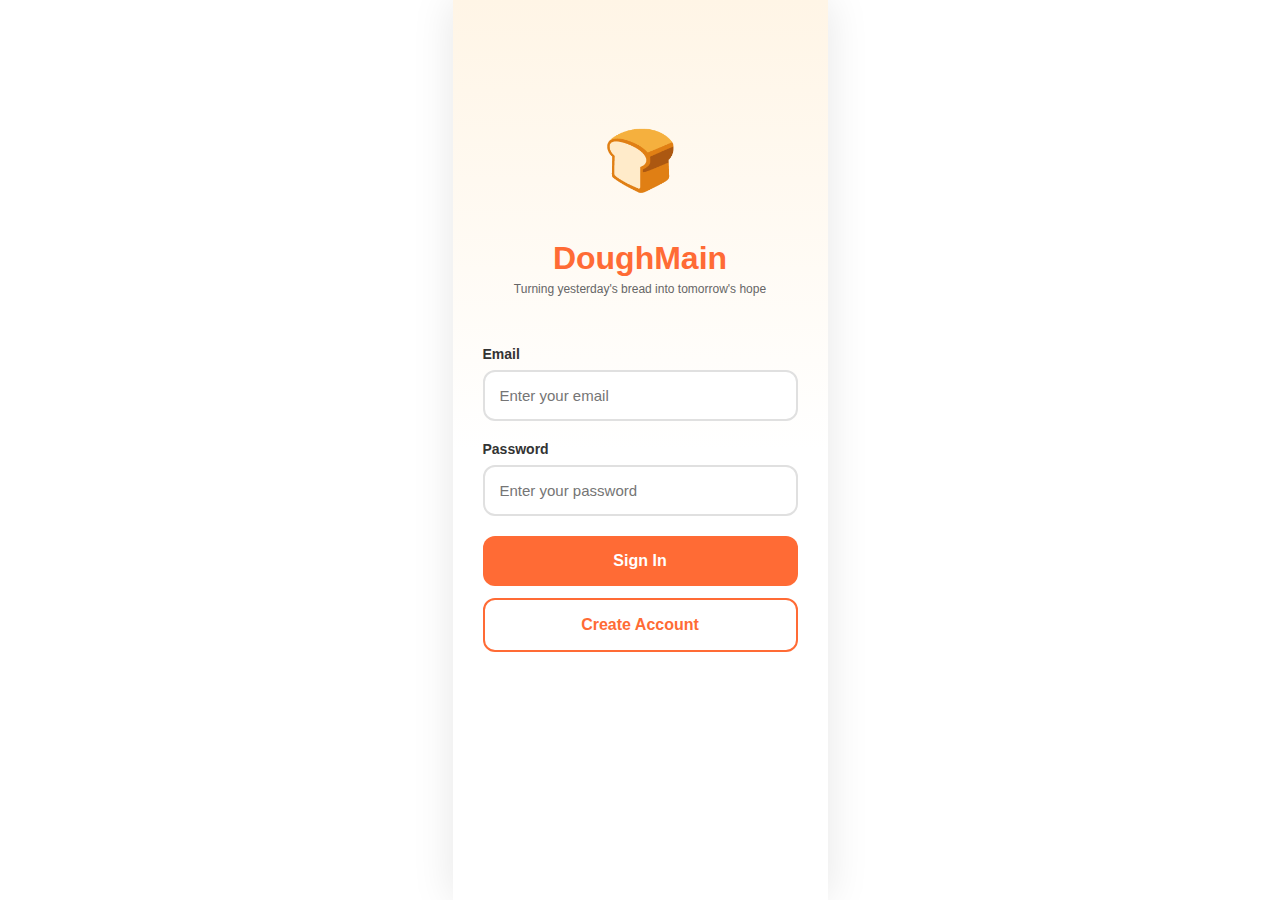
<file: doughmain.html>
<!DOCTYPE html>
<html lang="en">
<head>
    <meta charset="UTF-8">
    <meta name="viewport" content="width=device-width, initial-scale=1.0">
    <title>DoughMain - Bread Rescue</title>
    <style>
        * {
            margin: 0;
            padding: 0;
            box-sizing: border-box;
        }

        body {
            font-family: 'Arial', sans-serif;
            background: #fff;
        }

        .phone-frame {
            max-width: 375px;
            margin: 0 auto;
            background: white;
            min-height: 100vh;
            box-shadow: 0 0 40px rgba(0,0,0,0.1);
        }

        /* Auth Screens */
        .auth-screen {
            display: none;
            padding: 40px 30px;
            min-height: 100vh;
            background: linear-gradient(180deg, #FFF5E6 0%, #FFFFFF 50%);
        }

        .auth-screen.active {
            display: block;
        }

        .logo-section {
            text-align: center;
            margin-bottom: 50px;
            padding-top: 60px;
        }

        .logo-icon {
    width: 120px;
    height: 120px;
    background: transparent;  /* CHANGED */
    border-radius: 30px;
    margin: 0 auto 20px;
    display: flex;
    align-items: center;
    justify-content: center;
    font-size: 60px;
    box-shadow: none;  
}

        .logo-text h1 {
            font-size: 32px;
            color: #FF6B35;
            margin-bottom: 5px;
        }

        .logo-text p {
            font-size: 12px;
            color: #666;
        }

        .input-group {
            margin-bottom: 20px;
        }

        .input-group label {
            display: block;
            font-size: 14px;
            color: #333;
            margin-bottom: 8px;
            font-weight: 600;
        }

        .input-group input {
            width: 100%;
            padding: 15px;
            border: 2px solid #E0E0E0;
            border-radius: 12px;
            font-size: 15px;
            transition: all 0.3s;
        }

        .input-group input:focus {
            outline: none;
            border-color: #FF6B35;
        }

        .btn-auth {
            width: 100%;
            padding: 16px;
            border: none;
            border-radius: 12px;
            font-size: 16px;
            font-weight: 600;
            cursor: pointer;
            transition: all 0.3s;
            margin-bottom: 12px;
        }

        .btn-primary {
            background: #FF6B35;
            color: white;
        }

        .btn-primary:hover {
            background: #FF5722;
            transform: translateY(-2px);
            box-shadow: 0 5px 15px rgba(255, 107, 53, 0.3);
        }

        .btn-secondary {
            background: white;
            color: #FF6B35;
            border: 2px solid #FF6B35;
        }

        .btn-secondary:hover {
            background: #FFF5F0;
        }

        /* Main App */
        .app-screen {
            display: none;
            background: #FAFAFA;
            min-height: 100vh;
        }

        .app-screen.active {
            display: block;
        }

        .top-bar {
            background: white;
            padding: 20px;
            display: flex;
            justify-content: space-between;
            align-items: center;
            box-shadow: 0 2px 10px rgba(0,0,0,0.05);
        }

        .top-bar h2 {
            font-size: 24px;
            color: #333;
        }

        .profile-icon {
            width: 40px;
            height: 40px;
            background: linear-gradient(135deg, #FF8C42, #FF6B35);
            border-radius: 50%;
            display: flex;
            align-items: center;
            justify-content: center;
            color: white;
            font-size: 18px;
            cursor: pointer;
        }

        .search-section {
            padding: 20px;
            background: white;
        }

        .search-box {
            position: relative;
        }

        .search-box input {
            width: 100%;
            padding: 14px 20px 14px 45px;
            border: 2px solid #E0E0E0;
            border-radius: 25px;
            font-size: 15px;
        }

        .search-box:before {
            content: "🔍";
            position: absolute;
            left: 18px;
            top: 50%;
            transform: translateY(-50%);
            font-size: 18px;
        }

        .categories {
            display: flex;
            gap: 10px;
            padding: 15px 20px;
            overflow-x: auto;
            background: white;
        }

        .category-chip {
            padding: 10px 20px;
            background: #F5F5F5;
            border-radius: 20px;
            font-size: 14px;
            white-space: nowrap;
            cursor: pointer;
            transition: all 0.3s;
        }

        .category-chip.active {
            background: #FF6B35;
            color: white;
        }

        .products-section {
            padding: 20px;
            padding-bottom: 80px;
        }

        .section-title {
            font-size: 20px;
            font-weight: 700;
            margin-bottom: 15px;
            color: #333;
        }

        .product-list {
            display: flex;
            flex-direction: column;
            gap: 15px;
        }

        .product-item {
            background: white;
            border-radius: 16px;
            padding: 15px;
            display: flex;
            gap: 15px;
            box-shadow: 0 2px 10px rgba(0,0,0,0.08);
        }

        .product-image {
            width: 100px;
            height: 100px;
            background: linear-gradient(135deg, #FFE5B4 0%, #FFD700 100%);
            border-radius: 12px;
            display: flex;
            align-items: center;
            justify-content: center;
            font-size: 48px;
            flex-shrink: 0;
        }

        .product-details {
            flex: 1;
            display: flex;
            flex-direction: column;
            justify-content: space-between;
        }

        .product-header {
            display: flex;
            justify-content: space-between;
            align-items: start;
        }

        .product-name {
            font-size: 18px;
            font-weight: 700;
            color: #333;
            margin-bottom: 5px;
        }

        .bakery-name {
            font-size: 12px;
            color: #999;
            margin-bottom: 8px;
        }

        .heart-icon {
            width: 32px;
            height: 32px;
            background: #F5F5F5;
            border-radius: 50%;
            display: flex;
            align-items: center;
            justify-content: center;
            cursor: pointer;
            font-size: 16px;
        }

        .heart-icon.active {
            background: #FFE5E5;
        }

        .price-section {
            display: flex;
            justify-content: space-between;
            align-items: center;
        }

        .price-info {
            display: flex;
            align-items: center;
            gap: 10px;
        }

        .current-price {
            font-size: 22px;
            font-weight: 700;
            color: #FF6B35;
        }

        .original-price {
            font-size: 14px;
            color: #999;
            text-decoration: line-through;
        }

        .discount-badge {
            background: #FF6B35;
            color: white;
            padding: 4px 10px;
            border-radius: 12px;
            font-size: 11px;
            font-weight: 700;
        }

        .add-cart-btn {
            width: 36px;
            height: 36px;
            background: #FF6B35;
            border: none;
            border-radius: 50%;
            color: white;
            font-size: 20px;
            cursor: pointer;
            display: flex;
            align-items: center;
            justify-content: center;
        }

        /* Bottom Navigation */
        .bottom-nav {
            position: fixed;
            bottom: 0;
            left: 50%;
            transform: translateX(-50%);
            width: 100%;
            max-width: 375px;
            background: white;
            display: flex;
            justify-content: space-around;
            padding: 12px 0;
            box-shadow: 0 -2px 10px rgba(0,0,0,0.1);
        }

        .nav-item {
            display: flex;
            flex-direction: column;
            align-items: center;
            gap: 5px;
            cursor: pointer;
            padding: 8px 20px;
            border-radius: 12px;
            transition: all 0.3s;
        }

        .nav-item.active {
            background: #FFF5F0;
        }

        .nav-icon {
            font-size: 24px;
        }

        .nav-item.active .nav-icon {
            filter: grayscale(0);
        }

        .nav-label {
            font-size: 11px;
            color: #666;
        }

        .nav-item.active .nav-label {
            color: #FF6B35;
            font-weight: 600;
        }

        .tab-content {
            display: none;
        }

        .tab-content.active {
            display: block;
        }

        /* Cart Screen */
        .cart-list {
            padding: 20px;
            padding-bottom: 150px;
        }

        .cart-item {
            background: white;
            border-radius: 16px;
            padding: 15px;
            display: flex;
            gap: 15px;
            margin-bottom: 15px;
            box-shadow: 0 2px 10px rgba(0,0,0,0.08);
        }

        .cart-image {
            width: 80px;
            height: 80px;
            background: linear-gradient(135deg, #FFE5B4 0%, #FFD700 100%);
            border-radius: 12px;
            display: flex;
            align-items: center;
            justify-content: center;
            font-size: 40px;
        }

        .cart-info {
            flex: 1;
        }

        .quantity-control {
            display: flex;
            align-items: center;
            gap: 12px;
            margin-top: 10px;
        }

        .qty-btn {
            width: 28px;
            height: 28px;
            border: 2px solid #E0E0E0;
            background: white;
            border-radius: 8px;
            cursor: pointer;
            font-size: 16px;
            display: flex;
            align-items: center;
            justify-content: center;
        }

        .qty-value {
            font-weight: 600;
            min-width: 30px;
            text-align: center;
        }

        .remove-btn {
            color: #FF6B35;
            font-size: 12px;
            cursor: pointer;
            margin-left: auto;
        }

        .checkout-summary {
            position: fixed;
            bottom: 70px;
            left: 50%;
            transform: translateX(-50%);
            width: 100%;
            max-width: 375px;
            background: white;
            padding: 20px;
            box-shadow: 0 -2px 10px rgba(0,0,0,0.1);
        }

        .summary-row {
            display: flex;
            justify-content: space-between;
            margin-bottom: 15px;
        }

        .summary-label {
            color: #666;
            font-size: 15px;
        }

        .summary-value {
            font-weight: 600;
            font-size: 15px;
        }

        .total-row {
            display: flex;
            justify-content: space-between;
            padding-top: 15px;
            border-top: 2px solid #F0F0F0;
            margin-bottom: 15px;
        }

        .total-label {
            font-size: 18px;
            font-weight: 700;
        }

        .total-value {
            font-size: 22px;
            font-weight: 700;
            color: #FF6B35;
        }

        .checkout-btn {
            width: 100%;
            padding: 16px;
            background: #FF6B35;
            color: white;
            border: none;
            border-radius: 12px;
            font-size: 16px;
            font-weight: 600;
            cursor: pointer;
        }

        /* Profile Screen */
        .profile-header {
            background: linear-gradient(135deg, #FF8C42, #FF6B35);
            padding: 40px 20px;
            text-align: center;
            color: white;
        }

        .profile-avatar {
            width: 80px;
            height: 80px;
            background: white;
            border-radius: 50%;
            margin: 0 auto 15px;
            display: flex;
            align-items: center;
            justify-content: center;
            font-size: 36px;
            color: #FF6B35;
        }

        .profile-name {
            font-size: 24px;
            font-weight: 700;
            margin-bottom: 5px;
        }

        .profile-email {
            font-size: 14px;
            opacity: 0.9;
        }

        .profile-menu {
            padding: 20px;
        }

        .menu-item {
            background: white;
            padding: 18px;
            border-radius: 12px;
            margin-bottom: 12px;
            display: flex;
            justify-content: space-between;
            align-items: center;
            cursor: pointer;
            box-shadow: 0 2px 8px rgba(0,0,0,0.06);
        }

        .menu-item-left {
            display: flex;
            align-items: center;
            gap: 15px;
        }

        .menu-icon {
            font-size: 24px;
        }

        .menu-text {
            font-size: 15px;
            font-weight: 500;
            color: #333;
        }

        .menu-arrow {
            color: #999;
            font-size: 18px;
        }

        .logout-btn {
            background: white;
            color: #FF6B35;
            border: 2px solid #FF6B35;
            padding: 16px;
            border-radius: 12px;
            width: calc(100% - 40px);
            margin: 20px;
            font-size: 16px;
            font-weight: 600;
            cursor: pointer;
        }

        .empty-state {
            text-align: center;
            padding: 60px 20px;
        }

        .empty-icon {
            font-size: 80px;
            margin-bottom: 20px;
            opacity: 0.3;
        }

        .empty-text {
            font-size: 16px;
            color: #999;
        }

        /* Checkout Screen */
        .checkout-screen {
            display: none;
            background: #FAFAFA;
            min-height: 100vh;
            padding-bottom: 100px;
        }

        .checkout-screen.active {
            display: block;
        }

        .checkout-form {
            padding: 20px;
        }

        .form-section {
            background: white;
            border-radius: 16px;
            padding: 20px;
            margin-bottom: 15px;
        }

        .form-section h3 {
            font-size: 16px;
            margin-bottom: 15px;
            color: #333;
        }

        .radio-group {
            display: flex;
            flex-direction: column;
            gap: 12px;
        }

        .radio-option {
            display: flex;
            align-items: center;
            gap: 12px;
            padding: 15px;
            border: 2px solid #E0E0E0;
            border-radius: 12px;
            cursor: pointer;
            transition: all 0.3s;
        }

        .radio-option.selected {
            border-color: #FF6B35;
            background: #FFF5F0;
        }

        .radio-circle {
            width: 20px;
            height: 20px;
            border: 2px solid #E0E0E0;
            border-radius: 50%;
            position: relative;
        }

        .radio-option.selected .radio-circle {
            border-color: #FF6B35;
        }

        .radio-option.selected .radio-circle:after {
            content: '';
            width: 10px;
            height: 10px;
            background: #FF6B35;
            border-radius: 50%;
            position: absolute;
            top: 50%;
            left: 50%;
            transform: translate(-50%, -50%);
        }

        .order-summary-box {
            background: white;
            border-radius: 16px;
            padding: 20px;
            margin-bottom: 15px;
        }

        .summary-item {
            display: flex;
            justify-content: space-between;
            margin-bottom: 12px;
            font-size: 14px;
        }

        .checkout-fixed-bottom {
            position: fixed;
            bottom: 0;
            left: 50%;
            transform: translateX(-50%);
            width: 100%;
            max-width: 375px;
            background: white;
            padding: 20px;
            box-shadow: 0 -2px 10px rgba(0,0,0,0.1);
        }
    </style>
</head>
<body>
    <div class="phone-frame">
        <!-- Sign In Screen -->
        <div id="signinScreen" class="auth-screen active">
            <div class="logo-section">
                <div class="logo-icon">🍞</div>
                <div class="logo-text">
                    <h1>DoughMain</h1>
                    <p>Turning yesterday's bread into tomorrow's hope</p>
                </div>
            </div>
            
            <div class="input-group">
                <label>Email</label>
                <input type="email" id="loginEmail" placeholder="Enter your email">
            </div>
            
            <div class="input-group">
                <label>Password</label>
                <input type="password" id="loginPassword" placeholder="Enter your password">
            </div>
            
            <button class="btn-auth btn-primary" onclick="login()">Sign In</button>
            <button class="btn-auth btn-secondary" onclick="showScreen('signupScreen')">Create Account</button>
        </div>

        <!-- Sign Up Screen -->
        <div id="signupScreen" class="auth-screen">
            <div class="logo-section">
                <div class="logo-icon">🍞</div>
                <div class="logo-text">
                    <h1>Create Account</h1>
                    <p>Join us in reducing food waste</p>
                </div>
            </div>
            
            <div class="input-group">
                <label>Full Name</label>
                <input type="text" id="signupName" placeholder="Enter your name">
            </div>
            
            <div class="input-group">
                <label>Email</label>
                <input type="email" id="signupEmail" placeholder="Enter your email">
            </div>
            
            <div class="input-group">
                <label>Password</label>
                <input type="password" id="signupPassword" placeholder="Create a password">
            </div>
            
            <div class="input-group">
                <label>Address</label>
                <input type="text" id="signupAddress" placeholder="Enter your address">
            </div>
            
            <div class="input-group">
                <label>Contact Number</label>
                <input type="tel" id="signupContact" placeholder="Enter your phone number">
            </div>
            
            <button class="btn-auth btn-primary" onclick="signup()">Create Account</button>
            <button class="btn-auth btn-secondary" onclick="showScreen('signinScreen')">Back to Sign In</button>
        </div>

        <!-- Main App Screen -->
        <div id="appScreen" class="app-screen">
            <!-- Browse Tab -->
            <div id="browseTab" class="tab-content active">
                <div class="top-bar">
                    <h2>Browse</h2>
                    <div class="profile-icon" onclick="switchTab('profile')">👤</div>
                </div>
                
                <div class="search-section">
                    <div class="search-box">
                        <input type="text" placeholder="Search for bread..." oninput="searchProducts()">
                    </div>
                </div>
                
                <div class="categories">
                    <div class="category-chip active">All</div>
                    <div class="category-chip">Pandesal</div>
                    <div class="category-chip">Sweet</div>
                    <div class="category-chip">Savory</div>
                </div>
                
                <div class="products-section">
                    <div class="section-title">Available Today</div>
                    <div class="product-list" id="productList"></div>
                </div>
            </div>

            <!-- Favorites Tab -->
            <div id="favoritesTab" class="tab-content">
                <div class="top-bar">
                    <h2>Favorites</h2>
                </div>
                
                <div class="products-section">
                    <div class="product-list" id="favoritesList"></div>
                </div>
            </div>

            <!-- Cart Tab -->
            <div id="cartTab" class="tab-content">
                <div class="top-bar">
                    <h2>Cart</h2>
                </div>
                
                <div class="cart-list" id="cartList"></div>
                
                <div class="checkout-summary" id="checkoutSummary" style="display: none;">
                    <div class="summary-row">
                        <span class="summary-label">Subtotal</span>
                        <span class="summary-value" id="subtotalAmount">₱0.00</span>
                    </div>
                    <div class="total-row">
                        <span class="total-label">Total</span>
                        <span class="total-value" id="totalAmount">₱0.00</span>
                    </div>
                    <button class="checkout-btn" onclick="goToCheckout()">Proceed to Checkout</button>
                </div>
            </div>

            <!-- Profile Tab -->
            <div id="profileTab" class="tab-content">
                <div class="profile-header">
                    <div class="profile-avatar">👤</div>
                    <div class="profile-name" id="profileName">User Name</div>
                    <div class="profile-email" id="profileEmail">user@email.com</div>
                </div>
                
                <div class="profile-menu">
                    <div class="menu-item">
                        <div class="menu-item-left">
                            <span class="menu-icon">📋</span>
                            <span class="menu-text">Order History</span>
                        </div>
                        <span class="menu-arrow">›</span>
                    </div>
                    
                    <div class="menu-item">
                        <div class="menu-item-left">
                            <span class="menu-icon">📍</span>
                            <span class="menu-text">Addresses</span>
                        </div>
                        <span class="menu-arrow">›</span>
                    </div>
                    
                    <div class="menu-item">
                        <div class="menu-item-left">
                            <span class="menu-icon">💳</span>
                            <span class="menu-text">Payment Methods</span>
                        </div>
                        <span class="menu-arrow">›</span>
                    </div>
                    
                    <div class="menu-item">
                        <div class="menu-item-left">
                            <span class="menu-icon">⚙️</span>
                            <span class="menu-text">Settings</span>
                        </div>
                        <span class="menu-arrow">›</span>
                    </div>
                </div>
                
                <button class="logout-btn" onclick="logout()">Sign Out</button>
            </div>

            <!-- Bottom Navigation -->
            <div class="bottom-nav">
                <div class="nav-item active" onclick="switchTab('browse')">
                    <div class="nav-icon">🏠</div>
                    <div class="nav-label">Browse</div>
                </div>
                <div class="nav-item" onclick="switchTab('favorites')">
                    <div class="nav-icon">❤️</div>
                    <div class="nav-label">Favorites</div>
                </div>
                <div class="nav-item" onclick="switchTab('cart')">
                    <div class="nav-icon">🛒</div>
                    <div class="nav-label">Cart</div>
                </div>
                <div class="nav-item" onclick="switchTab('profile')">
                    <div class="nav-icon">👤</div>
                    <div class="nav-label">Profile</div>
                </div>
            </div>
        </div>

        <!-- Checkout Screen -->
        <div id="checkoutScreen" class="checkout-screen">
            <div class="top-bar">
                <h2>Checkout</h2>
            </div>
            
            <div class="checkout-form">
                <div class="form-section">
                    <h3>Delivery Option</h3>
                    <div class="radio-group">
                        <div class="radio-option selected" onclick="selectOption(this, 'delivery')">
                            <div class="radio-circle"></div>
                            <div>
                                <div style="font-weight: 600;">Delivery</div>
                                <div style="font-size: 12px; color: #999;">Delivered to your address</div>
                            </div>
                        </div>
                        <div class="radio-option" onclick="selectOption(this, 'pickup')">
                            <div class="radio-circle"></div>
                            <div>
                                <div style="font-weight: 600;">Pickup</div>
                                <div style="font-size: 12px; color: #999;">Pick up at bakery</div>
                            </div>
                        </div>
                    </div>
                </div>
                
                <div class="form-section">
                    <h3>Payment Method</h3>
                    <div class="radio-group">
                        <div class="radio-option selected" onclick="selectOption(this, 'cod')">
                            <div class="radio-circle"></div>
                            <span>Cash on Delivery</span>
                        </div>
                        <div class="radio-option" onclick="selectOption(this, 'gcash')">
                            <div class="radio-circle"></div>
                            <span>GCash</span>
                        </div>
                        <div class="radio-option" onclick="selectOption(this, 'card')">
                            <div class="radio-circle"></div>
                            <span>Credit/Debit Card</span>
                        </div>
                    </div>
                </div>
                
                <div class="order-summary-box">
                    <h3 style="margin-bottom: 15px;">Order Summary</h3>
                    <div id="checkoutItems"></div>
                    <div style="border-top: 1px solid #E0E0E0; margin: 15px 0; padding-top: 15px;">
                        <div class="summary-item">
                            <span>Subtotal</span>
                            <span id="checkoutSubtotal">₱0.00</span>
                        </div>
                        <div class="summary-item">
                            <span>Delivery Fee</span>
                            <span>₱20.00</span>
                        </div>
                        <div class="summary-item" style="font-weight: 700; font-size: 16px; color: #FF6B35;">
                            <span>Total</span>
                            <span id="checkoutTotal">₱0.00</span>
                        </div>
                    </div>
                </div>
            </div>
            
            <div class="checkout-fixed-bottom">
                <button class="checkout-btn" onclick="placeOrder()">Place Order</button>
                <button class="btn-auth btn-secondary" style="margin-top: 10px;" onclick="backToCart()">Back to Cart</button>
            </div>
        </div>
    </div>

    <script>
        const products = [
            {id: 1, name: "Pandesal", price: 30, original: 50, discount: 40, emoji: "🥖", bakery: "Golden Bakery"},
            {id: 2, name: "Monay", price: 25, original: 40, discount: 37, emoji: "🍞", bakery: "Golden Bakery"},
            {id: 3, name: "Spanish Bread", price: 35, original: 60, discount: 42, emoji: "🥐", bakery: "Sunrise Bakery"},
            {id: 4, name: "Ensaymada", price: 40, original: 70, discount: 43, emoji: "🧈", bakery: "Sunrise Bakery"},
            {id: 5, name: "Pan de Coco", price: 28, original: 45, discount: 38, emoji: "🥥", bakery: "Golden Bakery"},
            {id: 6, name: "Cheese Bread", price: 45, original: 75, discount: 40, emoji: "🧀", bakery: "Sunrise Bakery"},
        ];

        let currentUser = null;
        let cart = [];
        let favorites = [];

        function init() {
            const saved = localStorage.getItem('doughmainUser');
            if (saved) {
                currentUser = JSON.parse(saved);
                showScreen('appScreen');
                updateProfile();
            }
            loadData();
            renderProducts();
        }

        function loadData() {
            const savedCart = localStorage.getItem('doughmainCart');
            const savedFavorites = localStorage.getItem('doughmainFavorites');
            if (savedCart) cart = JSON.parse(savedCart);
            if (savedFavorites) favorites = JSON.parse(savedFavorites);
        }

        function saveData() {
            localStorage.setItem('doughmainCart', JSON.stringify(cart));
            localStorage.setItem('doughmainFavorites', JSON.stringify(favorites));
        }

        function showScreen(screenId) {
            document.querySelectorAll('.auth-screen, .app-screen, .checkout-screen').forEach(s => s.classList.remove('active'));
            document.getElementById(screenId).classList.add('active');
        }

        function login() {
            const email = document.getElementById('loginEmail').value;
            const password = document.getElementById('loginPassword').value;
            
            if (!email || !password) {
                alert('Please fill in all fields');
                return;
            }

            const users = JSON.parse(localStorage.getItem('doughmainUsers') || '[]');
            const user = users.find(u => u.email === email && u.password === password);
            
            if (user) {
                currentUser = user;
                localStorage.setItem('doughmainUser', JSON.stringify(user));
                showScreen('appScreen');
                updateProfile();
                renderProducts();
            } else {
                alert('Invalid email or password');
            }
        }

        function signup() {
            const name = document.getElementById('signupName').value;
            const email = document.getElementById('signupEmail').value;
            const password = document.getElementById('signupPassword').value;
            const address = document.getElementById('signupAddress').value;
            const contact = document.getElementById('signupContact').value;
            
            if (!name || !email || !password) {
                alert('Please fill in required fields');
                return;
            }

            const users = JSON.parse(localStorage.getItem('doughmainUsers') || '[]');
            
            if (users.find(u => u.email === email)) {
                alert('Email already exists');
                return;
            }

            const newUser = {
                id: Date.now(),
                name,
                email,
                password,
                address,
                contact
            };

            users.push(newUser);
            localStorage.setItem('doughmainUsers', JSON.stringify(users));
            
            currentUser = newUser;
            localStorage.setItem('doughmainUser', JSON.stringify(newUser));
            
            showScreen('appScreen');
            updateProfile();
            renderProducts();
        }

        function logout() {
            if (confirm('Are you sure you want to sign out?')) {
                localStorage.removeItem('doughmainUser');
                currentUser = null;
                cart = [];
                favorites = [];
                saveData();
                showScreen('signinScreen');
            }
        }

        function updateProfile() {
            if (currentUser) {
                document.getElementById('profileName').textContent = currentUser.name;
                document.getElementById('profileEmail').textContent = currentUser.email;
            }
        }

        function switchTab(tab) {
            document.querySelectorAll('.nav-item').forEach(item => item.classList.remove('active'));
            event.currentTarget.classList.add('active');
            
            document.querySelectorAll('.tab-content').forEach(content => content.classList.remove('active'));
            document.getElementById(tab + 'Tab').classList.add('active');
            
            if (tab === 'cart') updateCart();
            if (tab === 'favorites') updateFavorites();
        }

        function renderProducts() {
            const list = document.getElementById('productList');
            list.innerHTML = products.map(p => `
                <div class="product-item">
                    <div class="product-image">${p.emoji}</div>
                    <div class="product-details">
                        <div class="product-header">
                            <div>
                                <div class="product-name">${p.name}</div>
                                <div class="bakery-name">${p.bakery}</div>
                            </div>
                            <div class="heart-icon ${favorites.includes(p.id) ? 'active' : ''}" onclick="toggleFavorite(${p.id})">
                                ${favorites.includes(p.id) ? '❤️' : '🤍'}
                            </div>
                        </div>
                        <div class="price-section">
                            <div class="price-info">
                                <span class="current-price">₱${p.price}</span>
                                <span class="original-price">₱${p.original}</span>
                                <span class="discount-badge">-${p.discount}%</span>
                            </div>
                            <button class="add-cart-btn" onclick="addToCart(${p.id})">+</button>
                        </div>
                    </div>
                </div>
            `).join('');
        }

        function searchProducts() {
            const search = event.target.value.toLowerCase();
            const filtered = products.filter(p => p.name.toLowerCase().includes(search));
            
            const list = document.getElementById('productList');
            if (filtered.length === 0) {
                list.innerHTML = '<div class="empty-state"><div class="empty-icon">🔍</div><div class="empty-text">No products found</div></div>';
                return;
            }
            
            list.innerHTML = filtered.map(p => `
                <div class="product-item">
                    <div class="product-image">${p.emoji}</div>
                    <div class="product-details">
                        <div class="product-header">
                            <div>
                                <div class="product-name">${p.name}</div>
                                <div class="bakery-name">${p.bakery}</div>
                            </div>
                            <div class="heart-icon ${favorites.includes(p.id) ? 'active' : ''}" onclick="toggleFavorite(${p.id})">
                                ${favorites.includes(p.id) ? '❤️' : '🤍'}
                            </div>
                        </div>
                        <div class="price-section">
                            <div class="price-info">
                                <span class="current-price">₱${p.price}</span>
                                <span class="original-price">₱${p.original}</span>
                                <span class="discount-badge">-${p.discount}%</span>
                            </div>
                            <button class="add-cart-btn" onclick="addToCart(${p.id})">+</button>
                        </div>
                    </div>
                </div>
            `).join('');
        }

        function addToCart(productId) {
            const existing = cart.find(item => item.id === productId);
            if (existing) {
                existing.quantity++;
            } else {
                cart.push({id: productId, quantity: 1});
            }
            saveData();
            
            const product = products.find(p => p.id === productId);
            alert(`${product.name} added to cart!`);
        }

        function toggleFavorite(productId) {
            const index = favorites.indexOf(productId);
            if (index > -1) {
                favorites.splice(index, 1);
            } else {
                favorites.push(productId);
            }
            saveData();
            renderProducts();
            updateFavorites();
        }

        function updateFavorites() {
            const list = document.getElementById('favoritesList');
            
            if (favorites.length === 0) {
                list.innerHTML = '<div class="empty-state"><div class="empty-icon">❤️</div><div class="empty-text">No favorites yet</div></div>';
                return;
            }
            
            const favProducts = products.filter(p => favorites.includes(p.id));
            list.innerHTML = favProducts.map(p => `
                <div class="product-item">
                    <div class="product-image">${p.emoji}</div>
                    <div class="product-details">
                        <div class="product-header">
                            <div>
                                <div class="product-name">${p.name}</div>
                                <div class="bakery-name">${p.bakery}</div>
                            </div>
                            <div class="heart-icon active" onclick="toggleFavorite(${p.id})">❤️</div>
                        </div>
                        <div class="price-section">
                            <div class="price-info">
                                <span class="current-price">₱${p.price}</span>
                                <span class="original-price">₱${p.original}</span>
                                <span class="discount-badge">-${p.discount}%</span>
                            </div>
                            <button class="add-cart-btn" onclick="addToCart(${p.id})">+</button>
                        </div>
                    </div>
                </div>
            `).join('');
        }

        function updateCart() {
            const list = document.getElementById('cartList');
            const summary = document.getElementById('checkoutSummary');
            
            if (cart.length === 0) {
                list.innerHTML = '<div class="empty-state"><div class="empty-icon">🛒</div><div class="empty-text">Your cart is empty</div></div>';
                summary.style.display = 'none';
                return;
            }
            
            summary.style.display = 'block';
            
            let total = 0;
            list.innerHTML = cart.map(item => {
                const product = products.find(p => p.id === item.id);
                const subtotal = product.price * item.quantity;
                total += subtotal;
                
                return `
                    <div class="cart-item">
                        <div class="cart-image">${product.emoji}</div>
                        <div class="cart-info">
                            <div class="product-name">${product.name}</div>
                            <div class="bakery-name">${product.bakery}</div>
                            <div class="current-price">₱${product.price}</div>
                            <div class="quantity-control">
                                <button class="qty-btn" onclick="updateQuantity(${product.id}, -1)">−</button>
                                <span class="qty-value">${item.quantity}</span>
                                <button class="qty-btn" onclick="updateQuantity(${product.id}, 1)">+</button>
                                <span class="remove-btn" onclick="removeFromCart(${product.id})">Remove</span>
                            </div>
                        </div>
                    </div>
                `;
            }).join('');
            
            document.getElementById('subtotalAmount').textContent = '₱' + total.toFixed(2);
            document.getElementById('totalAmount').textContent = '₱' + total.toFixed(2);
        }

        function updateQuantity(productId, change) {
            const item = cart.find(i => i.id === productId);
            if (item) {
                item.quantity += change;
                if (item.quantity <= 0) {
                    removeFromCart(productId);
                } else {
                    saveData();
                    updateCart();
                }
            }
        }

        function removeFromCart(productId) {
            cart = cart.filter(item => item.id !== productId);
            saveData();
            updateCart();
        }

        function goToCheckout() {
            if (cart.length === 0) {
                alert('Your cart is empty');
                return;
            }
            
            let total = 0;
            let itemsHtml = '';
            
            cart.forEach(item => {
                const product = products.find(p => p.id === item.id);
                const subtotal = product.price * item.quantity;
                total += subtotal;
                itemsHtml += `
                    <div class="summary-item">
                        <span>${product.name} × ${item.quantity}</span>
                        <span>₱${subtotal.toFixed(2)}</span>
                    </div>
                `;
            });
            
            document.getElementById('checkoutItems').innerHTML = itemsHtml;
            document.getElementById('checkoutSubtotal').textContent = '₱' + total.toFixed(2);
            document.getElementById('checkoutTotal').textContent = '₱' + (total + 20).toFixed(2);
            
            showScreen('checkoutScreen');
        }

        function backToCart() {
            showScreen('appScreen');
            switchTab('cart');
        }

        function selectOption(element, type) {
            const parent = element.parentElement;
            parent.querySelectorAll('.radio-option').forEach(opt => opt.classList.remove('selected'));
            element.classList.add('selected');
        }

        function placeOrder() {
            alert('Order placed successfully! 🎉\n\nYour order is being processed and will be delivered soon.');
            cart = [];
            saveData();
            showScreen('appScreen');
            switchTab('browse');
        }

        init();
    </script>
</body>
</html>
</file>
<file: OldDougmain/Doughmain/Cart/vars.css>
/* Figma Styles of your File */
:root {
  /* Colors */
  /* Fonts */
  /* Effects */
}
/* Figma Color Variables of your File */
</file>
<file: OldDougmain/Doughmain/Cart/style.css>
.i-phone-16-pro-4,
.i-phone-16-pro-4 * {
  box-sizing: border-box;
}
.i-phone-16-pro-4 {
  background: #f8eddf;
  height: 874px;
  position: relative;
  overflow: hidden;
}
.group-36 {
  position: absolute;
  inset: 0;
}
.rectangle-2 {
  background: #fffafa;
  width: 387px;
  height: 119.06px;
  position: absolute;
  left: 8px;
  top: 242px;
}
.group-7 {
  width: 387px;
  height: 136px;
  position: static;
}
.group-6 {
  width: 387px;
  height: 136px;
  position: static;
}
.rectangle-1 {
  background: #fffafa;
  border-radius: 10px;
  width: 387px;
  height: 136px;
  position: absolute;
  left: 8px;
  top: 242px;
}
.status-bar-i-phone {
  padding: 21px 16px 19px 16px;
  display: flex;
  flex-direction: row;
  gap: 154px;
  align-items: center;
  justify-content: center;
  width: 402px;
  position: absolute;
  left: 0px;
  top: 0px;
}
.time {
  padding: 2px 0px 0px 0px;
  display: flex;
  flex-direction: row;
  gap: 10px;
  align-items: center;
  justify-content: center;
  flex: 1;
  height: 22px;
  position: relative;
}
.time2 {
  color: var(--labels-primary, #000000);
  text-align: center;
  font-family: "SfPro-Semibold", sans-serif;
  font-size: 17px;
  line-height: 22px;
  font-weight: 600;
  position: relative;
}
.levels {
  padding: 1px 0px 0px 0px;
  display: flex;
  flex-direction: row;
  gap: 7px;
  align-items: center;
  justify-content: center;
  flex: 1;
  height: 22px;
  position: relative;
}
.cellular-connection {
  flex-shrink: 0;
  width: 19.2px;
  height: 12.23px;
  position: relative;
  overflow: visible;
}
.wifi {
  flex-shrink: 0;
  width: 17.14px;
  height: 12.33px;
  position: relative;
  overflow: visible;
}
.battery {
  flex-shrink: 0;
  width: 27.33px;
  height: 13px;
  position: relative;
  overflow: visible;
}
.frame-1 {
  display: flex;
  flex-direction: row;
  gap: 32px;
  align-items: center;
  justify-content: flex-start;
  width: 326px;
  height: 69px;
  position: absolute;
  left: 31px;
  top: 807px;
}
.group-1 {
  flex-shrink: 0;
  width: 40.04px;
  height: 54px;
  position: static;
}
.home {
  color: #1e1e1e;
  text-align: center;
  font-family: "InriaSans-Bold", sans-serif;
  font-size: 10px;
  line-height: 22px;
  font-weight: 700;
  position: absolute;
  left: 1.33px;
  top: 35.67px;
  width: 34.7px;
  height: 25.83px;
}
.home2 {
  width: 40.04px;
  height: 35.22px;
  position: absolute;
  left: 0px;
  top: 7.5px;
  overflow: visible;
}
.group-5 {
  flex-shrink: 0;
  width: 40px;
  height: 53.83px;
  position: static;
}
.search {
  color: #000000;
  text-align: center;
  font-family: "InriaSans-Bold", sans-serif;
  font-size: 10px;
  line-height: 22px;
  font-weight: 700;
  position: absolute;
  left: 76.04px;
  top: 35.59px;
  width: 32.93px;
  height: 25.83px;
}
.search2 {
  width: 40px;
  height: 35px;
  position: absolute;
  left: 72.04px;
  top: 7.59px;
  overflow: visible;
}
.group-2 {
  flex-shrink: 0;
  width: 40.04px;
  height: 54px;
  position: static;
}
.group-3 {
  width: 40.04px;
  height: 54px;
  position: static;
}
.cart {
  color: #404040;
  text-align: center;
  font-family: "InriaSans-Regular", sans-serif;
  font-size: 10px;
  line-height: 22px;
  font-weight: 400;
  position: absolute;
  left: 145.37px;
  top: 35.67px;
  width: 34.7px;
  height: 25.83px;
}
.shopping-bag {
  width: 40.04px;
  height: 35.22px;
  position: absolute;
  left: 144.04px;
  top: 7.5px;
  overflow: visible;
}
.group-32 {
  flex-shrink: 0;
  width: 42.15px;
  height: 53px;
  position: static;
}
.group-33 {
  width: 42.15px;
  height: 53px;
  position: static;
}
.favorite {
  color: #000000;
  text-align: center;
  font-family: "InriaSans-Regular", sans-serif;
  font-size: 10px;
  line-height: 22px;
  font-weight: 400;
  position: absolute;
  left: 216.08px;
  top: 35px;
  width: 42.15px;
  height: 26px;
}
.heart {
  width: 40.04px;
  height: 35.22px;
  position: absolute;
  left: 217.13px;
  top: 8px;
  overflow: visible;
}
.group-4 {
  flex-shrink: 0;
  width: 42.15px;
  height: 53px;
  position: static;
}
.profile {
  color: #000000;
  text-align: center;
  font-family: "InriaSans-Regular", sans-serif;
  font-size: 10px;
  line-height: 22px;
  font-weight: 400;
  position: absolute;
  left: 290.22px;
  top: 35px;
  width: 42.15px;
  height: 26px;
}
.user {
  width: 40.04px;
  height: 35.22px;
  position: absolute;
  left: 291.27px;
  top: 8px;
  overflow: visible;
}
.location-on {
  width: 33px;
  height: 33px;
  position: absolute;
  left: 21px;
  top: 62px;
  overflow: visible;
  aspect-ratio: 1;
}
.deliver-to {
  color: rgba(0, 0, 0, 0.5);
  text-align: center;
  font-family: "NotoLoopedThaiUi-Thin", sans-serif;
  font-size: 20px;
  line-height: 22px;
  font-weight: 100;
  position: absolute;
  left: 52px;
  top: 65px;
  width: 98px;
  height: 27px;
}
.putok {
  color: rgba(0, 0, 0, 0.5);
  text-align: center;
  font-family: "NotoLoopedThaiUi-Bold", sans-serif;
  font-size: 20px;
  line-height: 22px;
  font-weight: 700;
  position: absolute;
  left: 203px;
  top: 289px;
  width: 87px;
  height: 30px;
}
.total {
  color: #000000;
  text-align: center;
  font-family: "NotoLoopedThaiUi-Bold", sans-serif;
  font-size: 32px;
  line-height: 22px;
  font-weight: 700;
  position: absolute;
  left: 16px;
  top: 772px;
  width: 98px;
  height: 30px;
}
.p-54-00 {
  color: #000000;
  text-align: center;
  font-family: "NotoLoopedThaiUi-Bold", sans-serif;
  font-size: 16px;
  line-height: 22px;
  font-weight: 700;
  position: absolute;
  left: 84px;
  top: 777px;
  width: 114px;
  height: 30px;
}
.camdas {
  color: #000000;
  text-align: center;
  font-family: "NotoLoopedThaiUi-Thin", sans-serif;
  font-size: 20px;
  line-height: 22px;
  font-weight: 100;
  position: absolute;
  left: 26px;
  top: 97px;
  width: 99px;
  height: 28px;
}
.image-2 {
  border-style: solid;
  border-color: transparent;
  border-width: 1px;
  width: 90px;
  height: 51px;
  position: absolute;
  left: 299px;
  top: 74px;
  object-fit: cover;
  aspect-ratio: 90/51;
}
.image-3 {
  border-style: solid;
  border-color: transparent;
  border-width: 1px;
  width: 90px;
  height: 51px;
  position: absolute;
  left: 299px;
  top: 74px;
  object-fit: cover;
  aspect-ratio: 90/51;
}
.rectangle-3 {
  background: #f8eddf;
  border-radius: 12px;
  width: 373px;
  height: 73px;
  position: absolute;
  left: 16px;
  top: 130px;
  box-shadow: 0px 4px 4px 0px rgba(0, 0, 0, 0.25);
}
.shopping-cart {
  width: 33px;
  height: 33px;
  position: absolute;
  left: 26px;
  top: 139px;
  object-fit: cover;
}
.my-cart {
  color: #000000;
  text-align: center;
  font-family: "NotoLoopedThaiUi-Thin", sans-serif;
  font-size: 20px;
  line-height: 22px;
  font-weight: 100;
  position: absolute;
  left: 51px;
  top: 144px;
  width: 99px;
  height: 28px;
}
._1-items {
  color: #706f6f;
  text-align: center;
  font-family: "NotoLoopedThaiUi-Thin", sans-serif;
  font-size: 13px;
  line-height: 22px;
  font-weight: 100;
  position: absolute;
  left: 19px;
  top: 169px;
  width: 79px;
  height: 24px;
  display: flex;
  align-items: center;
  justify-content: center;
}
._18-1-dozen {
  color: #da903d;
  text-align: left;
  font-family: "NotoLoopedThaiUi-Extrabold", sans-serif;
  font-size: 10px;
  line-height: 22px;
  font-weight: 800;
  position: absolute;
  left: 210px;
  top: 315px;
  width: 115px;
  height: 15px;
  display: flex;
  align-items: center;
  justify-content: flex-start;
}
._54-00 {
  color: #000000;
  text-align: left;
  font-family: "NotoLoopedThaiUi-Extrabold", sans-serif;
  font-size: 10px;
  line-height: 22px;
  font-weight: 800;
  position: absolute;
  left: 337px;
  top: 347px;
  width: 115px;
  height: 15px;
  display: flex;
  align-items: center;
  justify-content: flex-start;
}
._3 {
  color: #da903d;
  text-align: left;
  font-family: "NotoLoopedThaiUi-Extrabold", sans-serif;
  font-size: 10px;
  line-height: 22px;
  font-weight: 800;
  position: absolute;
  left: 229px;
  top: 345px;
  width: 115px;
  height: 15px;
  display: flex;
  align-items: center;
  justify-content: flex-start;
}
.trash {
  width: 33px;
  height: 23px;
  position: absolute;
  left: 336px;
  top: 292px;
  object-fit: cover;
}
.sum {
  width: 17px;
  height: 26px;
  position: absolute;
  left: 238px;
  top: 341px;
  object-fit: cover;
}
.negative {
  width: 17px;
  height: 19px;
  position: absolute;
  left: 207px;
  top: 344px;
  object-fit: cover;
}
.group-62 {
  width: 102px;
  height: 35.26px;
  position: static;
}
.rectangle-12 {
  background: #c85a1f;
  border-radius: 10px;
  width: 102px;
  height: 35.26px;
  position: absolute;
  left: 285px;
  top: 767px;
}
.check-out {
  color: #ffffff;
  text-align: center;
  font-family: "NotoLoopedThaiUi-Thin", sans-serif;
  font-size: 15px;
  line-height: 22px;
  font-weight: 100;
  position: absolute;
  left: 269px;
  top: 772px;
  width: 133px;
  height: 23px;
  display: flex;
  align-items: center;
  justify-content: center;
}
.pandesal-3 {
  border-radius: var(--corner-large, 16px);
  width: 182px;
  height: 83px;
  position: absolute;
  left: 16px;
  top: 270px;
  object-fit: cover;
  aspect-ratio: 182/83;
}
</file>
<file: OldDougmain/Doughmain/Favorites/vars.css>
/* Figma Styles of your File */
:root {
  /* Colors */
  /* Fonts */
  /* Effects */
}
/* Figma Color Variables of your File */
</file>
<file: OldDougmain/Doughmain/Favorites/style.css>
.i-phone-16-pro-5,
.i-phone-16-pro-5 * {
  box-sizing: border-box;
}
.i-phone-16-pro-5 {
  background: #f8eddf;
  height: 874px;
  position: relative;
  overflow: hidden;
}
.status-bar-i-phone {
  padding: 21px 16px 19px 16px;
  display: flex;
  flex-direction: row;
  gap: 154px;
  align-items: center;
  justify-content: center;
  width: 402px;
  position: absolute;
  left: 0px;
  top: 0px;
}
.time {
  padding: 2px 0px 0px 0px;
  display: flex;
  flex-direction: row;
  gap: 10px;
  align-items: center;
  justify-content: center;
  flex: 1;
  height: 22px;
  position: relative;
}
.time2 {
  color: var(--labels-primary, #000000);
  text-align: center;
  font-family: "SfPro-Semibold", sans-serif;
  font-size: 17px;
  line-height: 22px;
  font-weight: 600;
  position: relative;
}
.levels {
  padding: 1px 0px 0px 0px;
  display: flex;
  flex-direction: row;
  gap: 7px;
  align-items: center;
  justify-content: center;
  flex: 1;
  height: 22px;
  position: relative;
}
.cellular-connection {
  flex-shrink: 0;
  width: 19.2px;
  height: 12.23px;
  position: relative;
  overflow: visible;
}
.wifi {
  flex-shrink: 0;
  width: 17.14px;
  height: 12.33px;
  position: relative;
  overflow: visible;
}
.battery {
  flex-shrink: 0;
  width: 27.33px;
  height: 13px;
  position: relative;
  overflow: visible;
}
.frame-1 {
  display: flex;
  flex-direction: row;
  gap: 32px;
  align-items: center;
  justify-content: flex-start;
  width: 326px;
  height: 69px;
  position: absolute;
  left: 38px;
  top: 802px;
}
.group-1 {
  flex-shrink: 0;
  width: 40.04px;
  height: 54px;
  position: static;
}
.home {
  color: #1e1e1e;
  text-align: center;
  font-family: "InriaSans-Bold", sans-serif;
  font-size: 10px;
  line-height: 22px;
  font-weight: 700;
  position: absolute;
  left: 1.33px;
  top: 35.67px;
  width: 34.7px;
  height: 25.83px;
}
.home2 {
  width: 40.04px;
  height: 35.22px;
  position: absolute;
  left: 0px;
  top: 7.5px;
  overflow: visible;
}
.group-5 {
  flex-shrink: 0;
  width: 40px;
  height: 53.83px;
  position: static;
}
.search {
  color: #000000;
  text-align: center;
  font-family: "InriaSans-Bold", sans-serif;
  font-size: 10px;
  line-height: 22px;
  font-weight: 700;
  position: absolute;
  left: 76.04px;
  top: 35.59px;
  width: 32.93px;
  height: 25.83px;
}
.search2 {
  width: 40px;
  height: 35px;
  position: absolute;
  left: 72.04px;
  top: 7.59px;
  overflow: visible;
}
.group-2 {
  flex-shrink: 0;
  width: 40.04px;
  height: 54px;
  position: static;
}
.group-3 {
  width: 40.04px;
  height: 54px;
  position: static;
}
.cart {
  color: #404040;
  text-align: center;
  font-family: "InriaSans-Regular", sans-serif;
  font-size: 10px;
  line-height: 22px;
  font-weight: 400;
  position: absolute;
  left: 145.37px;
  top: 35.67px;
  width: 34.7px;
  height: 25.83px;
}
.shopping-bag {
  width: 40.04px;
  height: 35.22px;
  position: absolute;
  left: 144.04px;
  top: 7.5px;
  overflow: visible;
}
.group-32 {
  flex-shrink: 0;
  width: 42.15px;
  height: 53px;
  position: static;
}
.group-33 {
  width: 42.15px;
  height: 53px;
  position: static;
}
.favorite {
  color: #000000;
  text-align: center;
  font-family: "InriaSans-Regular", sans-serif;
  font-size: 10px;
  line-height: 22px;
  font-weight: 400;
  position: absolute;
  left: 216.08px;
  top: 35px;
  width: 42.15px;
  height: 26px;
}
.heart {
  width: 40.04px;
  height: 35.22px;
  position: absolute;
  left: 217.13px;
  top: 8px;
  overflow: visible;
}
.group-4 {
  flex-shrink: 0;
  width: 42.15px;
  height: 53px;
  position: static;
}
.profile {
  color: #000000;
  text-align: center;
  font-family: "InriaSans-Regular", sans-serif;
  font-size: 10px;
  line-height: 22px;
  font-weight: 400;
  position: absolute;
  left: 290.22px;
  top: 35px;
  width: 42.15px;
  height: 26px;
}
.user {
  width: 40.04px;
  height: 35.22px;
  position: absolute;
  left: 291.27px;
  top: 8px;
  overflow: visible;
}
.location-on {
  width: 33px;
  height: 33px;
  position: absolute;
  left: 21px;
  top: 62px;
  overflow: visible;
  aspect-ratio: 1;
}
.deliver-to {
  color: rgba(0, 0, 0, 0.5);
  text-align: center;
  font-family: "NotoLoopedThaiUi-Thin", sans-serif;
  font-size: 20px;
  line-height: 22px;
  font-weight: 100;
  position: absolute;
  left: 52px;
  top: 65px;
  width: 98px;
  height: 27px;
}
.camdas {
  color: #000000;
  text-align: center;
  font-family: "NotoLoopedThaiUi-Thin", sans-serif;
  font-size: 20px;
  line-height: 22px;
  font-weight: 100;
  position: absolute;
  left: 26px;
  top: 97px;
  width: 99px;
  height: 28px;
}
.image-2 {
  border-style: solid;
  border-color: transparent;
  border-width: 1px;
  width: 90px;
  height: 51px;
  position: absolute;
  left: 299px;
  top: 74px;
  object-fit: cover;
  aspect-ratio: 90/51;
}
.image-3 {
  border-style: solid;
  border-color: transparent;
  border-width: 1px;
  width: 90px;
  height: 51px;
  position: absolute;
  left: 299px;
  top: 74px;
  object-fit: cover;
  aspect-ratio: 90/51;
}
.rectangle-3 {
  background: #f8eddf;
  border-radius: 12px;
  width: 373px;
  height: 73px;
  position: absolute;
  left: 50%;
  translate: -50%;
  top: 130px;
  box-shadow: 0px 4px 4px 0px rgba(0, 0, 0, 0.25);
}
.my-favorites {
  color: #000000;
  text-align: center;
  font-family: "NotoLoopedThaiUi-Thin", sans-serif;
  font-size: 20px;
  line-height: 22px;
  font-weight: 100;
  position: absolute;
  left: 51px;
  top: 144px;
  width: 131px;
  height: 28px;
}
._2-items {
  color: #706f6f;
  text-align: center;
  font-family: "NotoLoopedThaiUi-Thin", sans-serif;
  font-size: 13px;
  line-height: 22px;
  font-weight: 100;
  position: absolute;
  left: 19px;
  top: 169px;
  width: 79px;
  height: 24px;
  display: flex;
  align-items: center;
  justify-content: center;
}
.group-6 {
  height: auto;
  position: absolute;
  left: 22px;
  top: 141px;
  overflow: visible;
}
.group-14 {
  position: absolute;
  inset: 0;
}
.pandesal-1 {
  border-radius: var(--corner-large, 16px);
  width: 350px;
  height: 159.09px;
  position: absolute;
  left: 28px;
  top: 491px;
  object-fit: cover;
  aspect-ratio: 350/159.09;
}
.group-16 {
  position: absolute;
  inset: 0;
}
.group-62 {
  width: 69px;
  height: 18px;
  position: static;
}
.rectangle-1 {
  background: #c85a1f;
  border-radius: 10px;
  width: 69px;
  height: 18px;
  position: absolute;
  left: 38px;
  top: 510px;
}
.putok {
  color: #ffffff;
  text-align: center;
  font-family: "NotoLoopedThaiUi-Bold", sans-serif;
  font-size: 10px;
  line-height: 22px;
  font-weight: 700;
  position: absolute;
  left: 41px;
  top: 512.97px;
  width: 43px;
  height: 11px;
  display: flex;
  align-items: center;
  justify-content: center;
}
.group-17 {
  position: absolute;
  inset: 0;
}
.rectangle-2 {
  background: #fffafa;
  width: 350px;
  height: 94.55px;
  position: absolute;
  left: 27px;
  top: 617.97px;
}
.group-7 {
  width: 350px;
  height: 108px;
  position: static;
}
.group-63 {
  width: 350px;
  height: 108px;
  position: static;
}
.rectangle-12 {
  background: #fffafa;
  border-radius: 10px;
  width: 350px;
  height: 108px;
  position: absolute;
  left: 27px;
  top: 617.97px;
}
.matamis-na-matibay-slightly-sweet-bread-with-a-crackly-top-affordable-pang-tangal-gutom {
  color: var(--labels-vibrant-controls-primary, #404040);
  text-align: left;
  font-family: "NotoLoopedThaiUi-Medium", sans-serif;
  font-size: 10px;
  line-height: 22px;
  font-weight: 500;
  position: absolute;
  left: 46px;
  top: 626.97px;
  width: 312px;
  display: flex;
  align-items: center;
  justify-content: flex-start;
}
.group-18 {
  position: absolute;
  inset: 0;
}
.group-64 {
  width: 322px;
  height: 35.26px;
  position: static;
}
.rectangle-13 {
  background: #c85a1f;
  border-radius: 10px;
  width: 322px;
  height: 35.26px;
  position: absolute;
  left: 41px;
  top: 677.97px;
}
.add-to-cart {
  color: #ffffff;
  text-align: center;
  font-family: "NotoLoopedThaiUi-Thin", sans-serif;
  font-size: 15px;
  line-height: 22px;
  font-weight: 100;
  position: absolute;
  left: 135px;
  top: 683px;
  width: 133px;
  height: 23px;
  display: flex;
  align-items: center;
  justify-content: center;
}
.group-19 {
  position: absolute;
  inset: 0;
}
.group-65 {
  width: 35px;
  height: 24px;
  position: static;
}
.rectangle-14 {
  border-radius: 5px;
  width: 35px;
  height: 24px;
  position: absolute;
  left: 334px;
  top: 504px;
}
.heart2 {
  width: 30px;
  height: 23px;
  position: absolute;
  left: 337px;
  top: 505px;
  overflow: visible;
}
.group-41 {
  position: absolute;
  inset: 0;
}
.rectangle-15 {
  border-radius: 5px;
  width: 35px;
  height: 24px;
  position: absolute;
  left: 334px;
  top: 501px;
}
.plus {
  width: 16px;
  height: 16px;
  position: absolute;
  left: 139px;
  top: 692px;
  overflow: visible;
}
._18-1-dozen {
  color: #da903d;
  text-align: left;
  font-family: "NotoLoopedThaiUi-ExtraBold", sans-serif;
  font-size: 10px;
  line-height: 22px;
  font-weight: 800;
  position: absolute;
  left: 308px;
  top: 618px;
  width: 87px;
  height: 25px;
  display: flex;
  align-items: center;
  justify-content: flex-start;
}
.group-11 {
  position: absolute;
  inset: 0;
}
.pandesal-12 {
  border-radius: var(--corner-large, 16px);
  width: 350px;
  height: 159.09px;
  position: absolute;
  left: 28px;
  top: 238px;
  object-fit: cover;
  aspect-ratio: 350/159.09;
}
.group-37 {
  position: absolute;
  inset: 0;
}
.rectangle-22 {
  background: #fffafa;
  width: 350px;
  height: 94.55px;
  position: absolute;
  left: 28px;
  top: 364.97px;
}
.rectangle-16 {
  background: #fffafa;
  border-radius: 10px;
  width: 350px;
  height: 108px;
  position: absolute;
  left: 28px;
  top: 364.97px;
}
.group-8 {
  position: absolute;
  inset: 0;
}
.rectangle-17 {
  background: #c85a1f;
  border-radius: 10px;
  width: 322px;
  height: 35.26px;
  position: absolute;
  left: 40px;
  top: 424.97px;
}
.group-12 {
  position: absolute;
  inset: 0;
}
.rectangle-18 {
  background: #c85a1f;
  border-radius: 10px;
  width: 69px;
  height: 18px;
  position: absolute;
  left: 40px;
  top: 253.97px;
}
.add-to-cart2 {
  color: #ffffff;
  text-align: center;
  font-family: "NotoLoopedThaiUi-Thin", sans-serif;
  font-size: 15px;
  line-height: 22px;
  font-weight: 100;
  position: absolute;
  left: 142px;
  top: 430.97px;
  width: 133px;
  height: 23px;
  display: flex;
  align-items: center;
  justify-content: center;
}
.abot-kaya-sa-umaga-soft-and-filling-perfect-with-coffee-or-palaman-a-budget-friendly-breakfast-that-never-fails {
  color: var(--labels-vibrant-controls-primary, #404040);
  text-align: left;
  font-family: "NotoLoopedThaiUi-Medium", sans-serif;
  font-size: 10px;
  line-height: 22px;
  font-weight: 500;
  position: absolute;
  left: 38px;
  top: 373px;
  width: 274px;
  display: flex;
  align-items: center;
  justify-content: flex-start;
}
.pandesal {
  color: #ffffff;
  text-align: center;
  font-family: "NotoLoopedThaiUi-Bold", sans-serif;
  font-size: 10px;
  line-height: 22px;
  font-weight: 700;
  position: absolute;
  left: 46px;
  top: 256.97px;
  width: 54px;
  height: 11px;
  display: flex;
  align-items: center;
  justify-content: center;
}
.plus2 {
  width: 16px;
  height: 16px;
  position: absolute;
  left: 142px;
  top: 434.97px;
  overflow: visible;
}
._10-1-dozen {
  color: #da903d;
  text-align: left;
  font-family: "NotoLoopedThaiUi-Extrabold", sans-serif;
  font-size: 10px;
  line-height: 22px;
  font-weight: 800;
  position: absolute;
  left: 304px;
  top: 362px;
  width: 70px;
  display: flex;
  align-items: flex-end;
  justify-content: flex-start;
}
.group-43 {
  position: absolute;
  inset: 0;
}
.rectangle-19 {
  border-radius: 5px;
  width: 35px;
  height: 24px;
  position: absolute;
  left: 334px;
  top: 244px;
}
.heart3 {
  width: 30px;
  height: 23px;
  position: absolute;
  left: 337px;
  top: 245px;
  overflow: visible;
}
.heart4 {
  width: 30px;
  height: 23px;
  position: absolute;
  left: 337px;
  top: 245px;
  overflow: visible;
}
</file>
<file: OldDougmain/Doughmain/Home/vars.css>
/* Figma Styles of your File */
:root {
  /* Colors */
  /* Fonts */
  /* Effects */
}
/* Figma Color Variables of your File */
</file>
<file: OldDougmain/Doughmain/Home/style.css>
.i-phone-16-pro-6,
.i-phone-16-pro-6 * {
  box-sizing: border-box;
}
.i-phone-16-pro-6 {
  background: #f8eddf;
  height: 874px;
  position: relative;
  overflow: hidden;
}
.status-bar-i-phone {
  padding: 21px 16px 19px 16px;
  display: flex;
  flex-direction: row;
  gap: 154px;
  align-items: center;
  justify-content: center;
  width: 402px;
  position: absolute;
  left: 0px;
  top: 0px;
}
.time {
  padding: 2px 0px 0px 0px;
  display: flex;
  flex-direction: row;
  gap: 10px;
  align-items: center;
  justify-content: center;
  flex: 1;
  height: 22px;
  position: relative;
}
.time2 {
  color: var(--labels-primary, #000000);
  text-align: center;
  font-family: "SfPro-Semibold", sans-serif;
  font-size: 17px;
  line-height: 22px;
  font-weight: 600;
  position: relative;
}
.levels {
  padding: 1px 0px 0px 0px;
  display: flex;
  flex-direction: row;
  gap: 7px;
  align-items: center;
  justify-content: center;
  flex: 1;
  height: 22px;
  position: relative;
}
.cellular-connection {
  flex-shrink: 0;
  width: 19.2px;
  height: 12.23px;
  position: relative;
  overflow: visible;
}
.wifi {
  flex-shrink: 0;
  width: 17.14px;
  height: 12.33px;
  position: relative;
  overflow: visible;
}
.battery {
  flex-shrink: 0;
  width: 27.33px;
  height: 13px;
  position: relative;
  overflow: visible;
}
.frame-1 {
  display: flex;
  flex-direction: row;
  gap: 32px;
  align-items: center;
  justify-content: flex-start;
  width: 326px;
  height: 69px;
  position: absolute;
  left: 38px;
  top: 802px;
}
.group-1 {
  flex-shrink: 0;
  width: 40.04px;
  height: 54px;
  position: static;
}
.home {
  color: #000000;
  text-align: center;
  font-family: "InriaSans-Bold", sans-serif;
  font-size: 10px;
  line-height: 22px;
  font-weight: 700;
  position: absolute;
  left: 1.33px;
  top: 35.67px;
  width: 34.7px;
  height: 25.83px;
}
.home2 {
  width: 40.04px;
  height: 35.22px;
  position: absolute;
  left: 0px;
  top: 7.5px;
  overflow: visible;
}
.group-5 {
  flex-shrink: 0;
  width: 40px;
  height: 53.83px;
  position: static;
}
.search {
  color: #000000;
  text-align: center;
  font-family: "InriaSans-Bold", sans-serif;
  font-size: 10px;
  line-height: 22px;
  font-weight: 700;
  position: absolute;
  left: 76.04px;
  top: 35.59px;
  width: 32.93px;
  height: 25.83px;
}
.search2 {
  width: 40px;
  height: 35px;
  position: absolute;
  left: 72.04px;
  top: 7.59px;
  overflow: visible;
}
.group-2 {
  flex-shrink: 0;
  width: 40.04px;
  height: 54px;
  position: static;
}
.group-3 {
  width: 40.04px;
  height: 54px;
  position: static;
}
.cart {
  color: #000000;
  text-align: center;
  font-family: "InriaSans-Regular", sans-serif;
  font-size: 10px;
  line-height: 22px;
  font-weight: 400;
  position: absolute;
  left: 145.37px;
  top: 35.67px;
  width: 34.7px;
  height: 25.83px;
}
.shopping-bag {
  width: 40.04px;
  height: 35.22px;
  position: absolute;
  left: 144.04px;
  top: 7.5px;
  overflow: visible;
}
.group-32 {
  flex-shrink: 0;
  width: 42.15px;
  height: 53px;
  position: static;
}
.group-33 {
  width: 42.15px;
  height: 53px;
  position: static;
}
.favorite {
  color: #000000;
  text-align: center;
  font-family: "InriaSans-Regular", sans-serif;
  font-size: 10px;
  line-height: 22px;
  font-weight: 400;
  position: absolute;
  left: 216.08px;
  top: 35px;
  width: 42.15px;
  height: 26px;
}
.heart {
  width: 40.04px;
  height: 35.22px;
  position: absolute;
  left: 217.13px;
  top: 8px;
  overflow: visible;
}
.group-4 {
  flex-shrink: 0;
  width: 42.15px;
  height: 53px;
  position: static;
}
.profile {
  color: #000000;
  text-align: center;
  font-family: "InriaSans-Regular", sans-serif;
  font-size: 10px;
  line-height: 22px;
  font-weight: 400;
  position: absolute;
  left: 290.22px;
  top: 35px;
  width: 42.15px;
  height: 26px;
}
.user {
  width: 40.04px;
  height: 35.22px;
  position: absolute;
  left: 291.27px;
  top: 8px;
  overflow: visible;
}
.location-on {
  width: 33px;
  height: 33px;
  position: absolute;
  left: 21px;
  top: 62px;
  overflow: visible;
  aspect-ratio: 1;
}
.deliver-to {
  color: rgba(0, 0, 0, 0.5);
  text-align: center;
  font-family: "NotoLoopedThaiUi-Thin", sans-serif;
  font-size: 20px;
  line-height: 22px;
  font-weight: 100;
  position: absolute;
  left: 52px;
  top: 65px;
  width: 98px;
  height: 27px;
}
.camdas {
  color: #000000;
  text-align: center;
  font-family: "NotoLoopedThaiUi-Thin", sans-serif;
  font-size: 20px;
  line-height: 22px;
  font-weight: 100;
  position: absolute;
  left: 26px;
  top: 97px;
  width: 99px;
  height: 28px;
}
.image-2 {
  border-style: solid;
  border-color: transparent;
  border-width: 1px;
  width: 90px;
  height: 51px;
  position: absolute;
  left: 299px;
  top: 74px;
  object-fit: cover;
  aspect-ratio: 90/51;
}
.image-3 {
  border-style: solid;
  border-color: transparent;
  border-width: 1px;
  width: 90px;
  height: 51px;
  position: absolute;
  left: 299px;
  top: 74px;
  object-fit: cover;
  aspect-ratio: 90/51;
}
.frame-4 {
  background: #f8eddf;
  width: 403px;
  height: 669px;
  position: absolute;
  left: -1px;
  top: 128px;
  overflow-y: auto;
}
.group-44 {
  position: absolute;
  inset: 0;
}
.group-11 {
  width: 350px;
  height: 159.09px;
  position: static;
}
.pandesal-1 {
  border-radius: var(--corner-large, 16px);
  width: 350px;
  height: 159.09px;
  position: absolute;
  left: 28px;
  top: 21px;
  object-fit: cover;
  aspect-ratio: 350/159.09;
}
.group-8 {
  width: 350px;
  height: 108px;
  position: static;
}
.rectangle-2 {
  background: #fffafa;
  width: 350px;
  height: 94.55px;
  position: absolute;
  left: 28px;
  top: 147.97px;
}
.group-7 {
  width: 350px;
  height: 108px;
  position: static;
}
.group-6 {
  width: 350px;
  height: 108px;
  position: static;
}
.rectangle-1 {
  background: #fffafa;
  border-radius: 10px;
  width: 350px;
  height: 108px;
  position: absolute;
  left: 28px;
  top: 147.97px;
}
.group-82 {
  width: 322px;
  height: 35.26px;
  position: static;
}
.group-62 {
  width: 322px;
  height: 35.26px;
  position: static;
}
.rectangle-12 {
  background: #c85a1f;
  border-radius: 10px;
  width: 322px;
  height: 35.26px;
  position: absolute;
  left: 40px;
  top: 207.97px;
}
.group-12 {
  width: 138px;
  height: 18px;
  position: static;
}
.group-63 {
  width: 138px;
  height: 18px;
  position: static;
}
.rectangle-13 {
  background: #c85a1f;
  border-radius: 10px;
  width: 138px;
  height: 18px;
  position: absolute;
  left: 38px;
  top: 37px;
}
.add-to-cart {
  color: #ffffff;
  text-align: center;
  font-family: "NotoLoopedThaiUi-Thin", sans-serif;
  font-size: 15px;
  line-height: 22px;
  font-weight: 100;
  position: absolute;
  left: 142px;
  top: 213.97px;
  width: 133px;
  height: 23px;
  display: flex;
  align-items: center;
  justify-content: center;
}
.sweet-and-moist-without-the-milk-made-with-ripe-bananas-and-simple-ingredients {
  color: var(--labels-vibrant-controls-primary, #404040);
  text-align: left;
  font-family: "NotoLoopedThaiUi-Medium", sans-serif;
  font-size: 10px;
  line-height: 22px;
  font-weight: 500;
  position: absolute;
  left: 37px;
  top: 150px;
  width: 287px;
  display: flex;
  align-items: center;
  justify-content: flex-start;
}
.non-dairy-banana-bread {
  color: #ffffff;
  text-align: center;
  font-family: "NotoLoopedThaiUi-Bold", sans-serif;
  font-size: 10px;
  line-height: 22px;
  font-weight: 700;
  position: absolute;
  left: 40px;
  top: 40px;
  width: 132px;
  height: 11px;
  display: flex;
  align-items: center;
  justify-content: center;
}
.group-14 {
  width: 350px;
  height: 159.09px;
  position: static;
}
.pandesal-12 {
  border-radius: var(--corner-large, 16px);
  width: 350px;
  height: 159.09px;
  position: absolute;
  left: 26px;
  top: 289.97px;
  object-fit: cover;
  aspect-ratio: 350/159.09;
}
.group-20 {
  width: 350px;
  height: 159.09px;
  position: static;
}
.pandesal-13 {
  border-radius: var(--corner-large, 16px);
  width: 350px;
  height: 159.09px;
  position: absolute;
  left: 26px;
  top: 558.97px;
  object-fit: cover;
  aspect-ratio: 350/159.09;
}
.group-25 {
  width: 350px;
  height: 159.09px;
  position: static;
}
.pandesal-14 {
  border-radius: var(--corner-large, 16px);
  width: 350px;
  height: 159.09px;
  position: absolute;
  left: 26px;
  top: 827.97px;
  object-fit: cover;
  aspect-ratio: 350/159.09;
}
.group-16 {
  width: 134px;
  height: 18px;
  position: static;
}
.group-64 {
  width: 134px;
  height: 18px;
  position: static;
}
.rectangle-14 {
  background: #c85a1f;
  border-radius: 10px;
  width: 134px;
  height: 18px;
  position: absolute;
  left: 38px;
  top: 305.93px;
}
.group-21 {
  width: 75px;
  height: 18px;
  position: static;
}
.group-65 {
  width: 75px;
  height: 18px;
  position: static;
}
.rectangle-15 {
  background: #c85a1f;
  border-radius: 10px;
  width: 75px;
  height: 18px;
  position: absolute;
  left: 38px;
  top: 574.93px;
}
.group-26 {
  width: 108px;
  height: 18px;
  position: static;
}
.group-66 {
  width: 108px;
  height: 18px;
  position: static;
}
.rectangle-16 {
  background: #c85a1f;
  border-radius: 10px;
  width: 108px;
  height: 18px;
  position: absolute;
  left: 38px;
  top: 843.93px;
}
.non-dairy-loaf-bread {
  color: #ffffff;
  text-align: center;
  font-family: "NotoLoopedThaiUi-Bold", sans-serif;
  font-size: 10px;
  line-height: 22px;
  font-weight: 700;
  position: absolute;
  left: 51px;
  top: 309px;
  width: 114px;
  height: 11px;
  display: flex;
  align-items: center;
  justify-content: center;
}
.tortilla {
  color: #ffffff;
  text-align: center;
  font-family: "NotoLoopedThaiUi-Bold", sans-serif;
  font-size: 10px;
  line-height: 22px;
  font-weight: 700;
  position: absolute;
  left: 48px;
  top: 578px;
  width: 55px;
  height: 11px;
  display: flex;
  align-items: center;
  justify-content: center;
}
.french-baguette {
  color: #ffffff;
  text-align: center;
  font-family: "NotoLoopedThaiUi-Bold", sans-serif;
  font-size: 10px;
  line-height: 22px;
  font-weight: 700;
  position: absolute;
  left: 51px;
  top: 847px;
  width: 89px;
  height: 11px;
  display: flex;
  align-items: center;
  justify-content: center;
}
.group-17 {
  width: 350px;
  height: 108px;
  position: static;
}
.rectangle-22 {
  background: #fffafa;
  width: 350px;
  height: 94.55px;
  position: absolute;
  left: 26px;
  top: 416.93px;
}
.rectangle-17 {
  background: #fffafa;
  border-radius: 10px;
  width: 350px;
  height: 108px;
  position: absolute;
  left: 26px;
  top: 416.93px;
}
.group-22 {
  width: 350px;
  height: 108px;
  position: static;
}
.rectangle-23 {
  background: #fffafa;
  width: 350px;
  height: 94.55px;
  position: absolute;
  left: 26px;
  top: 685.93px;
}
.rectangle-18 {
  background: #fffafa;
  border-radius: 10px;
  width: 350px;
  height: 108px;
  position: absolute;
  left: 26px;
  top: 685.93px;
}
.group-27 {
  width: 350px;
  height: 108px;
  position: static;
}
.rectangle-24 {
  background: #fffafa;
  width: 350px;
  height: 94.55px;
  position: absolute;
  left: 26px;
  top: 954.93px;
}
.rectangle-19 {
  background: #fffafa;
  border-radius: 10px;
  width: 350px;
  height: 108px;
  position: absolute;
  left: 26px;
  top: 954.93px;
}
.everyday-tinapay-walang-gatas-soft-simple-and-perfect-for-sandwiches-or-toast-affordable-filling-and-versatile {
  color: var(--labels-vibrant-controls-primary, #404040);
  text-align: left;
  font-family: "NotoLoopedThaiUi-Medium", sans-serif;
  font-size: 10px;
  line-height: 22px;
  font-weight: 500;
  position: absolute;
  left: 38px;
  top: 425.93px;
  width: 312px;
  display: flex;
  align-items: center;
  justify-content: flex-start;
}
.thin-soft-flatbread-that-s-dairy-free-and-budget-friendly-perfect-for-wraps-shawarma-or-even-just-dipped-in-sauce {
  color: var(--labels-vibrant-controls-primary, #404040);
  text-align: left;
  font-family: "NotoLoopedThaiUi-Medium", sans-serif;
  font-size: 10px;
  line-height: 22px;
  font-weight: 500;
  position: absolute;
  left: 38px;
  top: 694.93px;
  width: 312px;
  display: flex;
  align-items: center;
  justify-content: flex-start;
}
.classic-crusty-bread-made-with-only-flour-water-yeast-and-salt-no-dairy-needed {
  color: var(--labels-vibrant-controls-primary, #404040);
  text-align: left;
  font-family: "NotoLoopedThaiUi-Medium", sans-serif;
  font-size: 10px;
  line-height: 22px;
  font-weight: 500;
  position: absolute;
  left: 38px;
  top: 963.93px;
  width: 312px;
  display: flex;
  align-items: center;
  justify-content: flex-start;
}
.group-18 {
  width: 322px;
  height: 35.26px;
  position: static;
}
.rectangle-110 {
  background: #c85a1f;
  border-radius: 10px;
  width: 322px;
  height: 35.26px;
  position: absolute;
  left: 38px;
  top: 476.93px;
}
.group-23 {
  width: 322px;
  height: 35.26px;
  position: static;
}
.rectangle-111 {
  background: #c85a1f;
  border-radius: 10px;
  width: 322px;
  height: 35.26px;
  position: absolute;
  left: 38px;
  top: 745.93px;
}
.group-28 {
  width: 322px;
  height: 35.26px;
  position: static;
}
.rectangle-112 {
  background: #c85a1f;
  border-radius: 10px;
  width: 322px;
  height: 35.26px;
  position: absolute;
  left: 38px;
  top: 1014.93px;
}
.add-to-cart2 {
  color: #ffffff;
  text-align: center;
  font-family: "NotoLoopedThaiUi-Thin", sans-serif;
  font-size: 15px;
  line-height: 22px;
  font-weight: 100;
  position: absolute;
  left: 140px;
  top: 482.93px;
  width: 133px;
  height: 23px;
  display: flex;
  align-items: center;
  justify-content: center;
}
.add-to-cart3 {
  color: #ffffff;
  text-align: center;
  font-family: "NotoLoopedThaiUi-Thin", sans-serif;
  font-size: 15px;
  line-height: 22px;
  font-weight: 100;
  position: absolute;
  left: 140px;
  top: 751.93px;
  width: 133px;
  height: 23px;
  display: flex;
  align-items: center;
  justify-content: center;
}
.add-to-cart4 {
  color: #ffffff;
  text-align: center;
  font-family: "NotoLoopedThaiUi-Thin", sans-serif;
  font-size: 15px;
  line-height: 22px;
  font-weight: 100;
  position: absolute;
  left: 140px;
  top: 1020.93px;
  width: 133px;
  height: 23px;
  display: flex;
  align-items: center;
  justify-content: center;
}
.group-15 {
  width: 35px;
  height: 24px;
  position: static;
}
.group-67 {
  width: 35px;
  height: 24px;
  position: static;
}
.rectangle-113 {
  background: #c85a1f;
  border-radius: 10px;
  width: 35px;
  height: 24px;
  position: absolute;
  left: 334px;
  top: 27.97px;
}
.heart2 {
  width: 30px;
  height: 23px;
  position: absolute;
  left: 337px;
  top: 28.97px;
  overflow: hidden;
}
._50 {
  color: #ffffff;
  text-align: center;
  font-family: "InriaSans-Bold", sans-serif;
  font-size: 14px;
  line-height: 22px;
  font-weight: 700;
  position: absolute;
  left: 339px;
  top: 29px;
  display: flex;
  align-items: center;
  justify-content: center;
}
.group-19 {
  width: 35px;
  height: 24px;
  position: static;
}
.rectangle-114 {
  background: #c85a1f;
  border-radius: 5px;
  width: 35px;
  height: 24px;
  position: absolute;
  left: 334px;
  top: 296.97px;
}
._502 {
  color: #ffffff;
  text-align: center;
  font-family: "InriaSans-Bold", sans-serif;
  font-size: 14px;
  line-height: 22px;
  font-weight: 700;
  position: absolute;
  left: 339px;
  top: 298px;
  display: flex;
  align-items: center;
  justify-content: center;
}
.group-24 {
  width: 35px;
  height: 24px;
  position: static;
}
.rectangle-115 {
  background: #c85a1f;
  border-radius: 5px;
  width: 35px;
  height: 24px;
  position: absolute;
  left: 334px;
  top: 565.97px;
}
._503 {
  color: #ffffff;
  text-align: center;
  font-family: "InriaSans-Bold", sans-serif;
  font-size: 14px;
  line-height: 22px;
  font-weight: 700;
  position: absolute;
  left: 339px;
  top: 567px;
  display: flex;
  align-items: center;
  justify-content: center;
}
.group-29 {
  width: 35px;
  height: 24px;
  position: static;
}
.rectangle-116 {
  background: #c85a1f;
  border-radius: 5px;
  width: 35px;
  height: 24px;
  position: absolute;
  left: 334px;
  top: 834.97px;
}
._504 {
  color: #ffffff;
  text-align: center;
  font-family: "InriaSans-Bold", sans-serif;
  font-size: 14px;
  line-height: 22px;
  font-weight: 700;
  position: absolute;
  left: 339px;
  top: 836px;
  display: flex;
  align-items: center;
  justify-content: center;
}
.image-4 {
  border-radius: 4px;
  width: 28.08px;
  height: 32.85px;
  position: absolute;
  left: 333.64px;
  top: 661.96px;
  transform-origin: 0 0;
  transform: rotate(121.15deg) scale(1, 1);
  object-fit: cover;
  aspect-ratio: 28.08/32.85;
}
.plus {
  width: 16px;
  height: 16px;
  position: absolute;
  left: 142px;
  top: 217.97px;
  overflow: visible;
}
.plus2 {
  width: 16px;
  height: 16px;
  position: absolute;
  left: 142px;
  top: 217.97px;
  overflow: visible;
}
.plus3 {
  width: 16px;
  height: 16px;
  position: absolute;
  left: 146px;
  top: 487.97px;
  overflow: visible;
}
.plus4 {
  width: 16px;
  height: 16px;
  position: absolute;
  left: 146px;
  top: 756.97px;
  overflow: visible;
}
.plus5 {
  width: 16px;
  height: 16px;
  position: absolute;
  left: 146px;
  top: 1022.97px;
  overflow: visible;
}
._43-22 {
  text-align: left;
  font-family: "NotoLoopedThaiUi-Extrabold", sans-serif;
  font-size: 10px;
  line-height: 22px;
  font-weight: 800;
  position: absolute;
  left: 331px;
  top: 148px;
  width: 45px;
  display: flex;
  align-items: flex-end;
  justify-content: flex-start;
}
._43-22-span {
  color: var(--labels-vibrant-controls-secondary, #8c8c8c);
}
._43-22-span2 {
  color: #da903d;
}
._85-43 {
  text-align: left;
  font-family: "NotoLoopedThaiUi-Extrabold", sans-serif;
  font-size: 10px;
  line-height: 22px;
  font-weight: 800;
  position: absolute;
  left: 331px;
  top: 417px;
  width: 45px;
  display: flex;
  align-items: flex-end;
  justify-content: flex-start;
}
._85-43-span {
  color: var(--labels-vibrant-controls-secondary, #8c8c8c);
}
._85-43-span2 {
  color: #da903d;
}
._70-35 {
  text-align: left;
  font-family: "NotoLoopedThaiUi-Extrabold", sans-serif;
  font-size: 10px;
  line-height: 22px;
  font-weight: 800;
  position: absolute;
  left: 331px;
  top: 951px;
  width: 45px;
  display: flex;
  align-items: flex-end;
  justify-content: flex-start;
}
._70-35-span {
  color: var(--labels-vibrant-controls-secondary, #8c8c8c);
}
._70-35-span2 {
  color: #da903d;
}
._15-8 {
  text-align: left;
  font-family: "NotoLoopedThaiUi-Extrabold", sans-serif;
  font-size: 10px;
  line-height: 22px;
  font-weight: 800;
  position: absolute;
  left: 331px;
  top: 684px;
  width: 45px;
  display: flex;
  align-items: flex-end;
  justify-content: flex-start;
}
._15-8-span {
  color: var(--labels-vibrant-controls-secondary, #8c8c8c);
}
._15-8-span2 {
  color: #da903d;
}
</file>
<file: OldDougmain/Doughmain/Profile/vars.css>
/* Figma Styles of your File */
:root {
  /* Colors */
  /* Fonts */
  /* Effects */
}
/* Figma Color Variables of your File */
</file>
<file: OldDougmain/Doughmain/Profile/style.css>
.i-phone-16-pro-7,
.i-phone-16-pro-7 * {
  box-sizing: border-box;
}
.i-phone-16-pro-7 {
  background: #f8eddf;
  height: 874px;
  position: relative;
  overflow: hidden;
}
.status-bar-i-phone {
  padding: 21px 16px 19px 16px;
  display: flex;
  flex-direction: row;
  gap: 154px;
  align-items: center;
  justify-content: center;
  width: 402px;
  position: absolute;
  left: 0px;
  top: 0px;
}
.time {
  padding: 2px 0px 0px 0px;
  display: flex;
  flex-direction: row;
  gap: 10px;
  align-items: center;
  justify-content: center;
  flex: 1;
  height: 22px;
  position: relative;
}
.time2 {
  color: var(--labels-primary, #000000);
  text-align: center;
  font-family: "SfPro-Semibold", sans-serif;
  font-size: 17px;
  line-height: 22px;
  font-weight: 600;
  position: relative;
}
.levels {
  padding: 1px 0px 0px 0px;
  display: flex;
  flex-direction: row;
  gap: 7px;
  align-items: center;
  justify-content: center;
  flex: 1;
  height: 22px;
  position: relative;
}
.cellular-connection {
  flex-shrink: 0;
  width: 19.2px;
  height: 12.23px;
  position: relative;
  overflow: visible;
}
.wifi {
  flex-shrink: 0;
  width: 17.14px;
  height: 12.33px;
  position: relative;
  overflow: visible;
}
.battery {
  flex-shrink: 0;
  width: 27.33px;
  height: 13px;
  position: relative;
  overflow: visible;
}
.frame-1 {
  display: flex;
  flex-direction: row;
  gap: 32px;
  align-items: center;
  justify-content: flex-start;
  width: 326px;
  height: 69px;
  position: absolute;
  left: 38px;
  top: 802px;
}
.group-1 {
  flex-shrink: 0;
  width: 40.04px;
  height: 54px;
  position: static;
}
.home {
  color: #1e1e1e;
  text-align: center;
  font-family: "InriaSans-Bold", sans-serif;
  font-size: 10px;
  line-height: 22px;
  font-weight: 700;
  position: absolute;
  left: 1.33px;
  top: 35.67px;
  width: 34.7px;
  height: 25.83px;
}
.home2 {
  width: 40.04px;
  height: 35.22px;
  position: absolute;
  left: 0px;
  top: 7.5px;
  overflow: visible;
}
.group-5 {
  flex-shrink: 0;
  width: 40px;
  height: 53.83px;
  position: static;
}
.search {
  color: #000000;
  text-align: center;
  font-family: "InriaSans-Bold", sans-serif;
  font-size: 10px;
  line-height: 22px;
  font-weight: 700;
  position: absolute;
  left: 76.04px;
  top: 35.59px;
  width: 32.93px;
  height: 25.83px;
}
.search2 {
  width: 40px;
  height: 35px;
  position: absolute;
  left: 72.04px;
  top: 7.59px;
  overflow: visible;
}
.group-2 {
  flex-shrink: 0;
  width: 40.04px;
  height: 54px;
  position: static;
}
.group-3 {
  width: 40.04px;
  height: 54px;
  position: static;
}
.cart {
  color: #404040;
  text-align: center;
  font-family: "InriaSans-Regular", sans-serif;
  font-size: 10px;
  line-height: 22px;
  font-weight: 400;
  position: absolute;
  left: 145.37px;
  top: 35.67px;
  width: 34.7px;
  height: 25.83px;
}
.shopping-bag {
  width: 40.04px;
  height: 35.22px;
  position: absolute;
  left: 144.04px;
  top: 7.5px;
  overflow: visible;
}
.group-32 {
  flex-shrink: 0;
  width: 42.15px;
  height: 53px;
  position: static;
}
.group-33 {
  width: 42.15px;
  height: 53px;
  position: static;
}
.favorite {
  color: #000000;
  text-align: center;
  font-family: "InriaSans-Regular", sans-serif;
  font-size: 10px;
  line-height: 22px;
  font-weight: 400;
  position: absolute;
  left: 216.08px;
  top: 35px;
  width: 42.15px;
  height: 26px;
}
.heart {
  width: 40.04px;
  height: 35.22px;
  position: absolute;
  left: 217.13px;
  top: 8px;
  overflow: visible;
}
.group-4 {
  flex-shrink: 0;
  width: 42.15px;
  height: 53px;
  position: static;
}
.profile {
  color: #000000;
  text-align: center;
  font-family: "InriaSans-Regular", sans-serif;
  font-size: 10px;
  line-height: 22px;
  font-weight: 400;
  position: absolute;
  left: 290.22px;
  top: 35px;
  width: 42.15px;
  height: 26px;
}
.user {
  width: 40.04px;
  height: 35.22px;
  position: absolute;
  left: 291.27px;
  top: 8px;
  overflow: visible;
}
.location-on {
  width: 33px;
  height: 33px;
  position: absolute;
  left: 21px;
  top: 62px;
  overflow: visible;
  aspect-ratio: 1;
}
.deliver-to {
  color: rgba(0, 0, 0, 0.5);
  text-align: center;
  font-family: "NotoLoopedThaiUi-Thin", sans-serif;
  font-size: 20px;
  line-height: 22px;
  font-weight: 100;
  position: absolute;
  left: 52px;
  top: 65px;
  width: 98px;
  height: 27px;
}
.camdas {
  color: #000000;
  text-align: center;
  font-family: "NotoLoopedThaiUi-Thin", sans-serif;
  font-size: 20px;
  line-height: 22px;
  font-weight: 100;
  position: absolute;
  left: 26px;
  top: 97px;
  width: 99px;
  height: 28px;
}
.image-2 {
  border-style: solid;
  border-color: transparent;
  border-width: 1px;
  width: 90px;
  height: 51px;
  position: absolute;
  left: 299px;
  top: 74px;
  object-fit: cover;
  aspect-ratio: 90/51;
}
.image-3 {
  border-style: solid;
  border-color: transparent;
  border-width: 1px;
  width: 90px;
  height: 51px;
  position: absolute;
  left: 299px;
  top: 74px;
  object-fit: cover;
  aspect-ratio: 90/51;
}
.rectangle-3 {
  background: #f8eddf;
  border-radius: 12px;
  width: 373px;
  height: 91px;
  position: absolute;
  left: calc(50% - 184px);
  top: 130px;
  box-shadow: 0px 4px 4px 0px rgba(0, 0, 0, 0.25);
}
.rectangle-4 {
  background: #f8eddf;
  border-radius: 12px;
  width: 335px;
  height: 63px;
  position: absolute;
  left: calc(50% - 166px);
  top: 251px;
  box-shadow: 0px 4px 4px 0px rgba(0, 0, 0, 0.25);
}
.rectangle-10 {
  background: #f8eddf;
  border-radius: 12px;
  width: 335px;
  height: 63px;
  position: absolute;
  left: calc(50% - 166px);
  top: 326px;
  box-shadow: 0px 4px 4px 0px rgba(0, 0, 0, 0.25);
}
.rectangle-11 {
  background: #f8eddf;
  border-radius: 12px;
  width: 335px;
  height: 62px;
  position: absolute;
  left: calc(50% - 164px);
  top: 402px;
  box-shadow: 0px 4px 4px 0px rgba(0, 0, 0, 0.25);
}
.rectangle-12 {
  background: #f8eddf;
  border-radius: 12px;
  width: 335px;
  height: 63px;
  position: absolute;
  left: calc(50% - 166px);
  top: 477px;
  box-shadow: 0px 4px 4px 0px rgba(0, 0, 0, 0.25);
}
.rectangle-13 {
  background: #f8eddf;
  border-radius: 12px;
  width: 335px;
  height: 63px;
  position: absolute;
  left: calc(50% - 166px);
  top: 552px;
  box-shadow: 0px 4px 4px 0px rgba(0, 0, 0, 0.25);
}
.rectangle-9 {
  background: #f8eddf;
  border-radius: 12px;
  width: 313px;
  height: 44px;
  position: absolute;
  left: calc(50% - 161px);
  top: 716px;
  box-shadow: 0px 4px 4px 0px rgba(0, 0, 0, 0.25);
}
.mark-jade {
  color: #000000;
  text-align: center;
  font-family: "NotoLoopedThaiUi-Thin", sans-serif;
  font-size: 20px;
  line-height: 22px;
  font-weight: 100;
  position: absolute;
  left: 97px;
  top: 155px;
  width: 95px;
  height: 28px;
}
.mahilig-sa-tinapay-gmail-com {
  color: #706f6f;
  text-align: left;
  font-family: "NotoLoopedThaiUi-Thin", sans-serif;
  font-size: 11px;
  line-height: 22px;
  font-weight: 100;
  position: absolute;
  left: 97px;
  top: 168px;
  width: 196px;
  height: 29px;
  display: flex;
  align-items: center;
  justify-content: flex-start;
}
.update-your-personal-information {
  color: #706f6f;
  text-align: center;
  font-family: "NotoLoopedThaiUi-Thin", sans-serif;
  font-size: 9px;
  line-height: 22px;
  font-weight: 100;
  position: absolute;
  left: 86px;
  top: 275px;
  width: 161px;
  height: 26px;
  display: flex;
  align-items: center;
  justify-content: center;
}
.manage-your-delivery-location {
  color: #706f6f;
  text-align: center;
  font-family: "NotoLoopedThaiUi-Thin", sans-serif;
  font-size: 9px;
  line-height: 22px;
  font-weight: 100;
  position: absolute;
  left: 90px;
  top: 351px;
  width: 139px;
  height: 25px;
  display: flex;
  align-items: center;
  justify-content: center;
}
.add-or-edit-payment-options {
  color: #706f6f;
  text-align: center;
  font-family: "NotoLoopedThaiUi-Thin", sans-serif;
  font-size: 9px;
  line-height: 22px;
  font-weight: 100;
  position: absolute;
  left: 90px;
  top: 425px;
  width: 132px;
  height: 26px;
  display: flex;
  align-items: center;
  justify-content: center;
}
.manage-your-preferences {
  color: #706f6f;
  text-align: center;
  font-family: "NotoLoopedThaiUi-Thin", sans-serif;
  font-size: 9px;
  line-height: 22px;
  font-weight: 100;
  position: absolute;
  left: 91px;
  top: 499px;
  width: 116px;
  height: 26px;
  display: flex;
  align-items: center;
  justify-content: center;
}
.get-help-or-contact-us {
  color: #706f6f;
  text-align: center;
  font-family: "NotoLoopedThaiUi-Thin", sans-serif;
  font-size: 9px;
  line-height: 22px;
  font-weight: 100;
  position: absolute;
  left: 90px;
  top: 575px;
  width: 100px;
  height: 25px;
  display: flex;
  align-items: center;
  justify-content: center;
}
.edit-profile {
  color: #000000;
  text-align: center;
  font-family: "NotoLoopedThaiUi-Thin", sans-serif;
  font-size: 11px;
  line-height: 22px;
  font-weight: 100;
  position: absolute;
  left: 90px;
  top: 261px;
  width: 59px;
  height: 25px;
  display: flex;
  align-items: center;
  justify-content: center;
}
.delivery-addresses {
  color: #000000;
  text-align: center;
  font-family: "NotoLoopedThaiUi-Thin", sans-serif;
  font-size: 11px;
  line-height: 22px;
  font-weight: 100;
  position: absolute;
  left: 90px;
  top: 336px;
  width: 107px;
  height: 25px;
  display: flex;
  align-items: center;
  justify-content: center;
}
.payment-methods {
  color: #000000;
  text-align: center;
  font-family: "NotoLoopedThaiUi-Thin", sans-serif;
  font-size: 11px;
  line-height: 22px;
  font-weight: 100;
  position: absolute;
  left: 90px;
  top: 411px;
  width: 102px;
  height: 26px;
  display: flex;
  align-items: center;
  justify-content: center;
}
.notifications {
  color: #000000;
  text-align: center;
  font-family: "NotoLoopedThaiUi-Thin", sans-serif;
  font-size: 11px;
  line-height: 22px;
  font-weight: 100;
  position: absolute;
  left: 90px;
  top: 487px;
  width: 71px;
  height: 25px;
  display: flex;
  align-items: center;
  justify-content: center;
}
.sign-out {
  color: #ff0000;
  text-align: center;
  font-family: "NotoLoopedThaiUi-Thin", sans-serif;
  font-size: 11px;
  line-height: 22px;
  font-weight: 100;
  position: absolute;
  left: 167px;
  top: 726px;
  width: 67px;
  height: 24px;
  display: flex;
  align-items: center;
  justify-content: center;
}
.help-support {
  color: #000000;
  text-align: center;
  font-family: "NotoLoopedThaiUi-Thin", sans-serif;
  font-size: 11px;
  line-height: 22px;
  font-weight: 100;
  position: absolute;
  left: 90px;
  top: 562px;
  width: 85px;
  height: 25px;
  display: flex;
  align-items: center;
  justify-content: center;
}
.test-account {
  width: 73px;
  height: 73px;
  position: absolute;
  left: 24px;
  top: 137px;
  object-fit: cover;
}
.more-than {
  width: 16px;
  height: 42px;
  position: absolute;
  left: 342px;
  top: 263px;
  object-fit: cover;
}
.more-than2 {
  width: 16px;
  height: 42px;
  position: absolute;
  left: 342px;
  top: 338px;
  object-fit: cover;
}
.more-than3 {
  width: 16px;
  height: 43px;
  position: absolute;
  left: 342px;
  top: 413px;
  object-fit: cover;
}
.more-than4 {
  width: 16px;
  height: 42px;
  position: absolute;
  left: 342px;
  top: 489px;
  object-fit: cover;
}
.more-than5 {
  width: 16px;
  height: 43px;
  position: absolute;
  left: 342px;
  top: 564px;
  object-fit: cover;
}
.test-account2 {
  width: 37px;
  height: 44px;
  position: absolute;
  left: 45px;
  top: 261px;
  object-fit: cover;
}
.ellipse-1 {
  background: #999999;
  border-radius: 50%;
  width: 32px;
  height: 30px;
  position: absolute;
  left: 48px;
  top: 344px;
}
.location {
  width: 21px;
  height: 23px;
  position: absolute;
  left: 53px;
  top: 349px;
  object-fit: cover;
}
.ellipse-2 {
  background: #999999;
  border-radius: 50%;
  width: 32px;
  height: 30px;
  position: absolute;
  left: 48px;
  top: 344px;
}
.ellipse-3 {
  background: #999999;
  border-radius: 50%;
  width: 32px;
  height: 29px;
  position: absolute;
  left: 48px;
  top: 420px;
}
.ellipse-4 {
  background: #999999;
  border-radius: 50%;
  width: 32px;
  height: 30px;
  position: absolute;
  left: 48px;
  top: 495px;
}
.ellipse-5 {
  background: #999999;
  border-radius: 50%;
  width: 32px;
  height: 30px;
  position: absolute;
  left: 48px;
  top: 570px;
}
.logout {
  width: 18px;
  height: 18px;
  position: absolute;
  left: 136px;
  top: 729px;
  object-fit: cover;
}
.magnetic-card {
  width: 18px;
  height: 29px;
  position: absolute;
  left: 54px;
  top: 422px;
  object-fit: cover;
}
.bell {
  width: 22px;
  height: 22px;
  position: absolute;
  left: 53px;
  top: 499px;
  object-fit: cover;
}
.question-mark {
  width: 20px;
  height: 24px;
  position: absolute;
  left: 54px;
  top: 573px;
  object-fit: cover;
}
</file>
<file: OldDougmain/Doughmain/Search/vars.css>
/* Figma Styles of your File */
:root {
  /* Colors */
  /* Fonts */
  /* Effects */
}
/* Figma Color Variables of your File */
</file>
<file: OldDougmain/Doughmain/Search/style.css>
.i-phone-16-pro-3,
.i-phone-16-pro-3 * {
  box-sizing: border-box;
}
.i-phone-16-pro-3 {
  background: #f8eddf;
  height: 874px;
  position: relative;
  overflow: hidden;
}
.status-bar-i-phone {
  padding: 21px 16px 19px 16px;
  display: flex;
  flex-direction: row;
  gap: 154px;
  align-items: center;
  justify-content: center;
  width: 402px;
  position: absolute;
  left: 0px;
  top: 0px;
}
.time {
  padding: 2px 0px 0px 0px;
  display: flex;
  flex-direction: row;
  gap: 10px;
  align-items: center;
  justify-content: center;
  flex: 1;
  height: 22px;
  position: relative;
}
.time2 {
  color: var(--labels-primary, #000000);
  text-align: center;
  font-family: "SfPro-Semibold", sans-serif;
  font-size: 17px;
  line-height: 22px;
  font-weight: 600;
  position: relative;
}
.levels {
  padding: 1px 0px 0px 0px;
  display: flex;
  flex-direction: row;
  gap: 7px;
  align-items: center;
  justify-content: center;
  flex: 1;
  height: 22px;
  position: relative;
}
.cellular-connection {
  flex-shrink: 0;
  width: 19.2px;
  height: 12.23px;
  position: relative;
  overflow: visible;
}
.wifi {
  flex-shrink: 0;
  width: 17.14px;
  height: 12.33px;
  position: relative;
  overflow: visible;
}
.battery {
  flex-shrink: 0;
  width: 27.33px;
  height: 13px;
  position: relative;
  overflow: visible;
}
.frame-1 {
  display: flex;
  flex-direction: row;
  gap: 32px;
  align-items: center;
  justify-content: flex-start;
  width: 326px;
  height: 69px;
  position: absolute;
  left: 38px;
  top: 802px;
}
.group-1 {
  flex-shrink: 0;
  width: 40.04px;
  height: 54px;
  position: static;
}
.home {
  color: #1e1e1e;
  text-align: center;
  font-family: "InriaSans-Bold", sans-serif;
  font-size: 10px;
  line-height: 22px;
  font-weight: 700;
  position: absolute;
  left: 1.33px;
  top: 35.67px;
  width: 34.7px;
  height: 25.83px;
}
.home2 {
  width: 40.04px;
  height: 35.22px;
  position: absolute;
  left: 0px;
  top: 7.5px;
  overflow: visible;
}
.group-5 {
  flex-shrink: 0;
  width: 40px;
  height: 53.83px;
  position: static;
}
.search {
  color: #000000;
  text-align: center;
  font-family: "InriaSans-Bold", sans-serif;
  font-size: 10px;
  line-height: 22px;
  font-weight: 700;
  position: absolute;
  left: 76.04px;
  top: 35.59px;
  width: 32.93px;
  height: 25.83px;
}
.search2 {
  width: 40px;
  height: 35px;
  position: absolute;
  left: 72.04px;
  top: 7.59px;
  overflow: visible;
}
.group-2 {
  flex-shrink: 0;
  width: 40.04px;
  height: 54px;
  position: static;
}
.group-3 {
  width: 40.04px;
  height: 54px;
  position: static;
}
.cart {
  color: #000000;
  text-align: center;
  font-family: "InriaSans-Regular", sans-serif;
  font-size: 10px;
  line-height: 22px;
  font-weight: 400;
  position: absolute;
  left: 145.37px;
  top: 35.67px;
  width: 34.7px;
  height: 25.83px;
}
.shopping-bag {
  width: 40.04px;
  height: 35.22px;
  position: absolute;
  left: 144.04px;
  top: 7.5px;
  overflow: visible;
}
.group-32 {
  flex-shrink: 0;
  width: 42.15px;
  height: 53px;
  position: static;
}
.group-33 {
  width: 42.15px;
  height: 53px;
  position: static;
}
.favorite {
  color: #000000;
  text-align: center;
  font-family: "InriaSans-Regular", sans-serif;
  font-size: 10px;
  line-height: 22px;
  font-weight: 400;
  position: absolute;
  left: 216.08px;
  top: 35px;
  width: 42.15px;
  height: 26px;
}
.heart {
  width: 40.04px;
  height: 35.22px;
  position: absolute;
  left: 217.13px;
  top: 8px;
  overflow: visible;
}
.group-4 {
  flex-shrink: 0;
  width: 42.15px;
  height: 53px;
  position: static;
}
.profile {
  color: #000000;
  text-align: center;
  font-family: "InriaSans-Regular", sans-serif;
  font-size: 10px;
  line-height: 22px;
  font-weight: 400;
  position: absolute;
  left: 290.22px;
  top: 35px;
  width: 42.15px;
  height: 26px;
}
.user {
  width: 40.04px;
  height: 35.22px;
  position: absolute;
  left: 291.27px;
  top: 8px;
  overflow: visible;
}
.location-on {
  width: 33px;
  height: 33px;
  position: absolute;
  left: 21px;
  top: 62px;
  overflow: visible;
  aspect-ratio: 1;
}
.deliver-to {
  color: rgba(0, 0, 0, 0.5);
  text-align: center;
  font-family: "NotoLoopedThaiUi-Thin", sans-serif;
  font-size: 20px;
  line-height: 22px;
  font-weight: 100;
  position: absolute;
  left: 52px;
  top: 65px;
  width: 98px;
  height: 27px;
}
.camdas {
  color: #000000;
  text-align: center;
  font-family: "NotoLoopedThaiUi-Thin", sans-serif;
  font-size: 20px;
  line-height: 22px;
  font-weight: 100;
  position: absolute;
  left: 26px;
  top: 97px;
  width: 99px;
  height: 28px;
}
.image-2 {
  border-style: solid;
  border-color: transparent;
  border-width: 1px;
  width: 90px;
  height: 51px;
  position: absolute;
  left: 299px;
  top: 74px;
  object-fit: cover;
  aspect-ratio: 90/51;
}
.image-3 {
  border-style: solid;
  border-color: transparent;
  border-width: 1px;
  width: 90px;
  height: 51px;
  position: absolute;
  left: 299px;
  top: 74px;
  object-fit: cover;
  aspect-ratio: 90/51;
}
.rectangle-3 {
  background: #f8eddf;
  border-radius: 12px;
  width: 312px;
  height: 38px;
  position: absolute;
  left: 16px;
  top: 130px;
  box-shadow: 0px 4px 4px 0px rgba(0, 0, 0, 0.25);
}
.rectangle-4 {
  background: #f8eddf;
  border-radius: 12px;
  width: 49px;
  height: 38px;
  position: absolute;
  left: 340px;
  top: 130px;
  box-shadow: 0px 4px 4px 0px rgba(0, 0, 0, 0.25);
}
.funnel {
  width: 23px;
  height: 20px;
  position: absolute;
  left: 353px;
  top: 141px;
  object-fit: cover;
}
.search-for-breads {
  color: rgba(0, 0, 0, 0.5);
  text-align: center;
  font-family: "NotoLoopedThaiUi-Thin", sans-serif;
  font-size: 14px;
  line-height: 22px;
  font-weight: 100;
  position: absolute;
  left: 52px;
  top: 137px;
  width: 129px;
  height: 27px;
}
.search3 {
  width: 22px;
  height: 28px;
  position: absolute;
  left: 27px;
  top: 135px;
  object-fit: cover;
}
.frame-5 {
  display: flex;
  flex-direction: row;
  gap: 20px;
  align-items: center;
  justify-content: flex-start;
  width: 406px;
  height: 70px;
  position: absolute;
  left: 5px;
  top: 160px;
  box-shadow: 0px 4px 4px 0px rgba(0, 0, 0, 0.25);
}
.hover-button {
  background: #f8eddf;
  border-radius: var(--scroll-edge-effect-blur-radius, 10px);
  padding: 10px 29px 10px 29px;
  display: flex;
  flex-direction: row;
  gap: 10px;
  align-items: center;
  justify-content: center;
  flex-shrink: 0;
  width: 76px;
  height: 35px;
  position: relative;
  overflow: hidden;
}
.nigga {
  flex-shrink: 0;
  width: 51px;
  height: 22px;
  position: relative;
}
.nigga2 {
  color: #000000;
  text-align: center;
  font-family: "NotoLoopedThaiUi-Bold", sans-serif;
  font-size: 17px;
  line-height: 22px;
  font-weight: 700;
  position: absolute;
  right: 27.45%;
  left: 27.45%;
  width: 45.1%;
  bottom: 0%;
  top: 0%;
  height: 100%;
}
.hover-button2 {
  background: #f8eddf;
  border-radius: var(--scroll-edge-effect-blur-radius, 10px);
  padding: 10px 29px 10px 29px;
  display: flex;
  flex-direction: row;
  gap: 10px;
  align-items: center;
  justify-content: center;
  flex-shrink: 0;
  width: 134px;
  height: 35px;
  position: relative;
  overflow: hidden;
}
.nigga3 {
  color: #000000;
  text-align: center;
  font-family: "NotoLoopedThaiUi-Bold", sans-serif;
  font-size: 17px;
  line-height: 22px;
  font-weight: 700;
  position: absolute;
  right: -52.94%;
  left: -54.9%;
  width: 207.84%;
  bottom: 0%;
  top: 0%;
  height: 100%;
}
.hover-button3 {
  background: #f8eddf;
  border-radius: var(--scroll-edge-effect-blur-radius, 10px);
  padding: 10px 29px 10px 29px;
  display: flex;
  flex-direction: row;
  gap: 10px;
  align-items: center;
  justify-content: center;
  flex-shrink: 0;
  width: 117px;
  height: 35px;
  position: relative;
  overflow: hidden;
}
.nigga4 {
  color: #000000;
  text-align: center;
  font-family: "NotoLoopedThaiUi-Bold", sans-serif;
  font-size: 17px;
  line-height: 22px;
  font-weight: 700;
  position: absolute;
  right: -47.06%;
  left: -49.02%;
  width: 196.08%;
  bottom: 0%;
  top: 0%;
  height: 100%;
}
.hover-button4 {
  background: #f8eddf;
  border-radius: var(--scroll-edge-effect-blur-radius, 10px);
  padding: 10px 29px 10px 29px;
  display: flex;
  flex-direction: row;
  gap: 10px;
  align-items: center;
  justify-content: center;
  flex-shrink: 0;
  width: 112px;
  height: 35px;
  position: relative;
  overflow: hidden;
}
.nigga5 {
  color: #000000;
  text-align: center;
  font-family: "NotoLoopedThaiUi-Bold", sans-serif;
  font-size: 17px;
  line-height: 22px;
  font-weight: 700;
  position: absolute;
  right: -54.9%;
  left: -54.9%;
  width: 209.8%;
  bottom: 0%;
  top: 0%;
  height: 100%;
}
.nigga6 {
  color: #000000;
  text-align: center;
  font-family: "NotoLoopedThaiUi-Bold", sans-serif;
  font-size: 17px;
  line-height: 22px;
  font-weight: 700;
  position: absolute;
  right: -41.18%;
  left: -41.18%;
  width: 182.35%;
  bottom: 0%;
  top: 0%;
  height: 100%;
}
.frame-52 {
  background: #f8eddf;
  width: 403px;
  height: 534px;
  position: absolute;
  left: -1px;
  top: 216px;
  overflow-y: auto;
}
.group-36 {
  position: absolute;
  inset: 0;
}
.group-35 {
  width: 352px;
  height: 1304.93px;
  position: static;
}
.group-11 {
  width: 350px;
  height: 159.09px;
  position: static;
}
.pandesal-1 {
  border-radius: var(--corner-large, 16px);
  width: 350px;
  height: 159.09px;
  position: absolute;
  left: 28px;
  top: 21px;
  object-fit: cover;
  aspect-ratio: 350/159.09;
}
.group-8 {
  width: 350px;
  height: 108px;
  position: static;
}
.rectangle-2 {
  background: #fffafa;
  width: 350px;
  height: 94.55px;
  position: absolute;
  left: 28px;
  top: 147.97px;
}
.group-7 {
  width: 350px;
  height: 108px;
  position: static;
}
.group-6 {
  width: 350px;
  height: 108px;
  position: static;
}
.rectangle-1 {
  background: #fffafa;
  border-radius: 10px;
  width: 350px;
  height: 108px;
  position: absolute;
  left: 28px;
  top: 147.97px;
}
.group-82 {
  width: 322px;
  height: 35.26px;
  position: static;
}
.group-62 {
  width: 322px;
  height: 35.26px;
  position: static;
}
.rectangle-12 {
  background: #c85a1f;
  border-radius: 10px;
  width: 322px;
  height: 35.26px;
  position: absolute;
  left: 40px;
  top: 207.97px;
}
.group-12 {
  width: 69px;
  height: 18px;
  position: static;
}
.group-63 {
  width: 69px;
  height: 18px;
  position: static;
}
.rectangle-13 {
  background: #c85a1f;
  border-radius: 10px;
  width: 69px;
  height: 18px;
  position: absolute;
  left: 40px;
  top: 36.97px;
}
.add-to-cart {
  color: #ffffff;
  text-align: center;
  font-family: "NotoLoopedThaiUi-Thin", sans-serif;
  font-size: 15px;
  line-height: 22px;
  font-weight: 100;
  position: absolute;
  left: 142px;
  top: 213.97px;
  width: 133px;
  height: 23px;
  display: flex;
  align-items: center;
  justify-content: center;
}
.abot-kaya-sa-umaga-soft-and-filling-perfect-with-coffee-or-palaman-a-budget-friendly-breakfast-that-never-fails {
  color: var(--labels-vibrant-controls-primary, #404040);
  text-align: left;
  font-family: "NotoLoopedThaiUi-Medium", sans-serif;
  font-size: 10px;
  line-height: 22px;
  font-weight: 500;
  position: absolute;
  left: 38px;
  top: 156px;
  width: 274px;
  display: flex;
  align-items: center;
  justify-content: flex-start;
}
.pandesal {
  color: #ffffff;
  text-align: center;
  font-family: "NotoLoopedThaiUi-Bold", sans-serif;
  font-size: 10px;
  line-height: 22px;
  font-weight: 700;
  position: absolute;
  left: 46px;
  top: 39.97px;
  width: 54px;
  height: 11px;
  display: flex;
  align-items: center;
  justify-content: center;
}
.group-14 {
  width: 350px;
  height: 159.09px;
  position: static;
}
.pandesal-12 {
  border-radius: var(--corner-large, 16px);
  width: 350px;
  height: 159.09px;
  position: absolute;
  left: 26px;
  top: 289.97px;
  object-fit: cover;
  aspect-ratio: 350/159.09;
}
.group-20 {
  width: 350px;
  height: 159.09px;
  position: static;
}
.pandesal-13 {
  border-radius: var(--corner-large, 16px);
  width: 350px;
  height: 159.09px;
  position: absolute;
  left: 26px;
  top: 558.97px;
  object-fit: cover;
  aspect-ratio: 350/159.09;
}
.group-25 {
  width: 350px;
  height: 159.09px;
  position: static;
}
.pandesal-14 {
  border-radius: var(--corner-large, 16px);
  width: 350px;
  height: 159.09px;
  position: absolute;
  left: 26px;
  top: 827.97px;
  object-fit: cover;
  aspect-ratio: 350/159.09;
}
.group-30 {
  width: 350px;
  height: 159.09px;
  position: static;
}
.pandesal-15 {
  border-radius: var(--corner-large, 16px);
  width: 350px;
  height: 159.09px;
  position: absolute;
  left: 26px;
  top: 1090.97px;
  object-fit: cover;
  aspect-ratio: 350/159.09;
}
.group-16 {
  width: 69px;
  height: 18px;
  position: static;
}
.rectangle-14 {
  background: #c85a1f;
  border-radius: 10px;
  width: 69px;
  height: 18px;
  position: absolute;
  left: 38px;
  top: 305.93px;
}
.group-21 {
  width: 84px;
  height: 18px;
  position: static;
}
.group-64 {
  width: 84px;
  height: 18px;
  position: static;
}
.rectangle-15 {
  background: #c85a1f;
  border-radius: 10px;
  width: 84px;
  height: 18px;
  position: absolute;
  left: 38px;
  top: 574.93px;
}
.group-26 {
  width: 84px;
  height: 18px;
  position: static;
}
.rectangle-16 {
  background: #c85a1f;
  border-radius: 10px;
  width: 84px;
  height: 18px;
  position: absolute;
  left: 38px;
  top: 843.93px;
}
.group-31 {
  width: 84px;
  height: 18px;
  position: static;
}
.rectangle-17 {
  background: #c85a1f;
  border-radius: 10px;
  width: 84px;
  height: 18px;
  position: absolute;
  left: 38px;
  top: 1106.93px;
}
.group-352 {
  width: 84px;
  height: 21px;
  position: static;
}
.group-65 {
  width: 84px;
  height: 21px;
  position: static;
}
.rectangle-18 {
  background: #ffffff;
  border-radius: 10px;
  width: 84px;
  height: 21px;
  position: absolute;
  left: 154px;
  top: 1145px;
}
.putok {
  color: #ffffff;
  text-align: center;
  font-family: "NotoLoopedThaiUi-Bold", sans-serif;
  font-size: 10px;
  line-height: 22px;
  font-weight: 700;
  position: absolute;
  left: 51px;
  top: 308.93px;
  width: 43px;
  height: 11px;
  display: flex;
  align-items: center;
  justify-content: center;
}
.pan-de-coco {
  color: #ffffff;
  text-align: center;
  font-family: "NotoLoopedThaiUi-Bold", sans-serif;
  font-size: 10px;
  line-height: 22px;
  font-weight: 700;
  position: absolute;
  left: 51px;
  top: 577.97px;
  width: 62px;
  height: 11px;
  display: flex;
  align-items: center;
  justify-content: center;
}
.ensaymada {
  color: #ffffff;
  text-align: center;
  font-family: "NotoLoopedThaiUi-Bold", sans-serif;
  font-size: 10px;
  line-height: 22px;
  font-weight: 700;
  position: absolute;
  left: 51px;
  top: 846.97px;
  width: 62px;
  height: 11px;
  display: flex;
  align-items: center;
  justify-content: center;
}
.monay {
  color: #ffffff;
  text-align: center;
  font-family: "NotoLoopedThaiUi-Bold", sans-serif;
  font-size: 10px;
  line-height: 22px;
  font-weight: 700;
  position: absolute;
  left: 51px;
  top: 1109.97px;
  width: 62px;
  height: 11px;
  display: flex;
  align-items: center;
  justify-content: center;
}
.out-of-stock {
  color: #000000;
  text-align: center;
  font-family: "NotoLoopedThaiUi-Bold", sans-serif;
  font-size: 10px;
  line-height: 22px;
  font-weight: 700;
  position: absolute;
  left: 165px;
  top: 1149.03px;
  width: 62px;
  height: 11px;
  display: flex;
  align-items: center;
  justify-content: center;
}
.group-17 {
  width: 350px;
  height: 108px;
  position: static;
}
.rectangle-22 {
  background: #fffafa;
  width: 350px;
  height: 94.55px;
  position: absolute;
  left: 26px;
  top: 416.93px;
}
.rectangle-19 {
  background: #fffafa;
  border-radius: 10px;
  width: 350px;
  height: 108px;
  position: absolute;
  left: 26px;
  top: 416.93px;
}
.group-22 {
  width: 350px;
  height: 108px;
  position: static;
}
.rectangle-23 {
  background: #fffafa;
  width: 350px;
  height: 94.55px;
  position: absolute;
  left: 26px;
  top: 685.93px;
}
.rectangle-110 {
  background: #fffafa;
  border-radius: 10px;
  width: 350px;
  height: 108px;
  position: absolute;
  left: 26px;
  top: 685.93px;
}
.group-27 {
  width: 350px;
  height: 108px;
  position: static;
}
.rectangle-24 {
  background: #fffafa;
  width: 350px;
  height: 94.55px;
  position: absolute;
  left: 26px;
  top: 954.93px;
}
.rectangle-111 {
  background: #fffafa;
  border-radius: 10px;
  width: 350px;
  height: 108px;
  position: absolute;
  left: 26px;
  top: 954.93px;
}
.group-322 {
  width: 350px;
  height: 108px;
  position: static;
}
.rectangle-25 {
  background: #fffafa;
  width: 350px;
  height: 94.55px;
  position: absolute;
  left: 26px;
  top: 1217.93px;
}
.rectangle-112 {
  background: #fffafa;
  border-radius: 10px;
  width: 350px;
  height: 108px;
  position: absolute;
  left: 26px;
  top: 1217.93px;
}
.matamis-na-matibay-slightly-sweet-bread-with-a-crackly-top-affordable-pang-tangal-gutom {
  color: var(--labels-vibrant-controls-primary, #404040);
  text-align: left;
  font-family: "NotoLoopedThaiUi-Medium", sans-serif;
  font-size: 10px;
  line-height: 22px;
  font-weight: 500;
  position: absolute;
  left: 38px;
  top: 425.93px;
  width: 312px;
  display: flex;
  align-items: center;
  justify-content: flex-start;
}
.sweet-surprise-sa-loob-fluffy-bread-with-coconut-filling-that-makes-every-bite-special {
  color: var(--labels-vibrant-controls-primary, #404040);
  text-align: left;
  font-family: "NotoLoopedThaiUi-Medium", sans-serif;
  font-size: 10px;
  line-height: 22px;
  font-weight: 500;
  position: absolute;
  left: 38px;
  top: 694.93px;
  width: 312px;
  display: flex;
  align-items: center;
  justify-content: flex-start;
}
.soft-sweet-and-cheesy-a-fluffy-merienda-that-melts-in-your-mouth {
  color: var(--labels-vibrant-controls-primary, #404040);
  text-align: left;
  font-family: "NotoLoopedThaiUi-Medium", sans-serif;
  font-size: 10px;
  line-height: 22px;
  font-weight: 500;
  position: absolute;
  left: 38px;
  top: 963.93px;
  width: 312px;
  display: flex;
  align-items: center;
  justify-content: flex-start;
}
.matibay-sa-gutom-dense-and-chewy-bread-that-keeps-you-full-longer-isang-piraso-busog-ka-na {
  color: var(--labels-vibrant-controls-primary, #404040);
  text-align: left;
  font-family: "NotoLoopedThaiUi-Medium", sans-serif;
  font-size: 10px;
  line-height: 22px;
  font-weight: 500;
  position: absolute;
  left: 38px;
  top: 1226.93px;
  width: 312px;
  display: flex;
  align-items: center;
  justify-content: flex-start;
}
.group-18 {
  width: 322px;
  height: 35.26px;
  position: static;
}
.rectangle-113 {
  background: #c85a1f;
  border-radius: 10px;
  width: 322px;
  height: 35.26px;
  position: absolute;
  left: 38px;
  top: 476.93px;
}
.group-23 {
  width: 322px;
  height: 35.26px;
  position: static;
}
.rectangle-114 {
  background: #c85a1f;
  border-radius: 10px;
  width: 322px;
  height: 35.26px;
  position: absolute;
  left: 38px;
  top: 745.93px;
}
.group-28 {
  width: 322px;
  height: 35.26px;
  position: static;
}
.rectangle-115 {
  background: #c85a1f;
  border-radius: 10px;
  width: 322px;
  height: 35.26px;
  position: absolute;
  left: 38px;
  top: 1014.93px;
}
.group-332 {
  width: 322px;
  height: 35.26px;
  position: static;
}
.rectangle-116 {
  background: #c85a1f;
  border-radius: 10px;
  width: 322px;
  height: 35.26px;
  position: absolute;
  left: 38px;
  top: 1277.93px;
}
.add-to-cart2 {
  color: #ffffff;
  text-align: center;
  font-family: "NotoLoopedThaiUi-Thin", sans-serif;
  font-size: 15px;
  line-height: 22px;
  font-weight: 100;
  position: absolute;
  left: 140px;
  top: 482.93px;
  width: 133px;
  height: 23px;
  display: flex;
  align-items: center;
  justify-content: center;
}
.add-to-cart3 {
  color: #ffffff;
  text-align: center;
  font-family: "NotoLoopedThaiUi-Thin", sans-serif;
  font-size: 15px;
  line-height: 22px;
  font-weight: 100;
  position: absolute;
  left: 140px;
  top: 751.93px;
  width: 133px;
  height: 23px;
  display: flex;
  align-items: center;
  justify-content: center;
}
.add-to-cart4 {
  color: #ffffff;
  text-align: center;
  font-family: "NotoLoopedThaiUi-Thin", sans-serif;
  font-size: 15px;
  line-height: 22px;
  font-weight: 100;
  position: absolute;
  left: 140px;
  top: 1020.93px;
  width: 133px;
  height: 23px;
  display: flex;
  align-items: center;
  justify-content: center;
}
.add-to-cart5 {
  color: #ffffff;
  text-align: center;
  font-family: "NotoLoopedThaiUi-Thin", sans-serif;
  font-size: 15px;
  line-height: 22px;
  font-weight: 100;
  position: absolute;
  left: 140px;
  top: 1283.93px;
  width: 133px;
  height: 23px;
  display: flex;
  align-items: center;
  justify-content: center;
}
.group-15 {
  width: 35px;
  height: 24px;
  position: static;
}
.group-66 {
  width: 35px;
  height: 24px;
  position: static;
}
.rectangle-117 {
  background: #c85a1f;
  border-radius: 10px;
  width: 35px;
  height: 24px;
  position: absolute;
  left: 334px;
  top: 27.97px;
}
.heart2 {
  width: 30px;
  height: 23px;
  position: absolute;
  left: 337px;
  top: 28.97px;
  overflow: visible;
}
.group-19 {
  width: 35px;
  height: 24px;
  position: static;
}
.rectangle-118 {
  background: #c85a1f;
  border-radius: 5px;
  width: 35px;
  height: 24px;
  position: absolute;
  left: 334px;
  top: 296.97px;
}
.heart3 {
  width: 30px;
  height: 23px;
  position: absolute;
  left: 337px;
  top: 297.97px;
  overflow: visible;
}
.group-24 {
  width: 35px;
  height: 24px;
  position: static;
}
.rectangle-119 {
  background: #c85a1f;
  border-radius: 5px;
  width: 35px;
  height: 24px;
  position: absolute;
  left: 334px;
  top: 565.97px;
}
.heart4 {
  width: 30px;
  height: 23px;
  position: absolute;
  left: 337px;
  top: 566.97px;
  overflow: visible;
}
.group-29 {
  width: 35px;
  height: 24px;
  position: static;
}
.rectangle-120 {
  background: #c85a1f;
  border-radius: 5px;
  width: 35px;
  height: 24px;
  position: absolute;
  left: 334px;
  top: 834.97px;
}
.heart5 {
  width: 30px;
  height: 23px;
  position: absolute;
  left: 337px;
  top: 835.97px;
  overflow: visible;
}
.group-34 {
  width: 35px;
  height: 24px;
  position: static;
}
.rectangle-121 {
  background: #c85a1f;
  border-radius: 5px;
  width: 35px;
  height: 24px;
  position: absolute;
  left: 334px;
  top: 1097.97px;
}
.heart6 {
  width: 30px;
  height: 23px;
  position: absolute;
  left: 337px;
  top: 1098.97px;
  overflow: visible;
}
.image-4 {
  border-radius: 4px;
  width: 28.08px;
  height: 32.85px;
  position: absolute;
  left: 333.64px;
  top: 661.96px;
  transform-origin: 0 0;
  transform: rotate(121.15deg) scale(1, 1);
  object-fit: cover;
  aspect-ratio: 28.08/32.85;
}
.plus {
  width: 16px;
  height: 16px;
  position: absolute;
  left: 142px;
  top: 217.97px;
  overflow: visible;
}
.plus2 {
  width: 16px;
  height: 16px;
  position: absolute;
  left: 142px;
  top: 217.97px;
  overflow: visible;
}
.plus3 {
  width: 16px;
  height: 16px;
  position: absolute;
  left: 146px;
  top: 487.97px;
  overflow: visible;
}
.plus4 {
  width: 16px;
  height: 16px;
  position: absolute;
  left: 146px;
  top: 756.97px;
  overflow: visible;
}
.plus5 {
  width: 16px;
  height: 16px;
  position: absolute;
  left: 146px;
  top: 1022.97px;
  overflow: visible;
}
.plus6 {
  width: 16px;
  height: 16px;
  position: absolute;
  left: 146px;
  top: 1288.97px;
  overflow: visible;
}
.group-362 {
  width: 352px;
  height: 1304.93px;
  position: static;
}
.heart7 {
  width: 30px;
  height: 23px;
  position: absolute;
  left: 337px;
  top: 28.97px;
  overflow: visible;
}
.heart8 {
  width: 30px;
  height: 23px;
  position: absolute;
  left: 337px;
  top: 297.97px;
  overflow: visible;
}
.heart9 {
  width: 30px;
  height: 23px;
  position: absolute;
  left: 337px;
  top: 566.97px;
  overflow: visible;
}
.heart10 {
  width: 30px;
  height: 23px;
  position: absolute;
  left: 337px;
  top: 835.97px;
  overflow: visible;
}
.heart11 {
  width: 30px;
  height: 23px;
  position: absolute;
  left: 337px;
  top: 1098.97px;
  overflow: visible;
}
.plus7 {
  width: 16px;
  height: 16px;
  position: absolute;
  left: 142px;
  top: 217.97px;
  overflow: visible;
}
.plus8 {
  width: 16px;
  height: 16px;
  position: absolute;
  left: 142px;
  top: 217.97px;
  overflow: visible;
}
.plus9 {
  width: 16px;
  height: 16px;
  position: absolute;
  left: 146px;
  top: 487.97px;
  overflow: visible;
}
.plus10 {
  width: 16px;
  height: 16px;
  position: absolute;
  left: 146px;
  top: 756.97px;
  overflow: visible;
}
.plus11 {
  width: 16px;
  height: 16px;
  position: absolute;
  left: 146px;
  top: 1022.97px;
  overflow: visible;
}
.plus12 {
  width: 16px;
  height: 16px;
  position: absolute;
  left: 146px;
  top: 1288.97px;
  overflow: visible;
}
._18-1-dozen {
  color: #da903d;
  text-align: left;
  font-family: "NotoLoopedThaiUi-ExtraBold", sans-serif;
  font-size: 10px;
  line-height: 22px;
  font-weight: 800;
  position: absolute;
  left: 303px;
  top: 417px;
  width: 87px;
  height: 25px;
  display: flex;
  align-items: center;
  justify-content: flex-start;
}
._19-1-dozen {
  color: #da903d;
  text-align: left;
  font-family: "NotoLoopedThaiUi-ExtraBold", sans-serif;
  font-size: 10px;
  line-height: 22px;
  font-weight: 800;
  position: absolute;
  left: 304px;
  top: 686px;
  width: 87px;
  height: 25px;
  display: flex;
  align-items: center;
  justify-content: flex-start;
}
._22-1-dozen {
  color: #da903d;
  text-align: left;
  font-family: "NotoLoopedThaiUi-ExtraBold", sans-serif;
  font-size: 10px;
  line-height: 22px;
  font-weight: 800;
  position: absolute;
  left: 305px;
  top: 955px;
  width: 87px;
  height: 25px;
  display: flex;
  align-items: center;
  justify-content: flex-start;
}
._15-1-dozen {
  color: #da903d;
  text-align: left;
  font-family: "-", sans-serif;
  font-size: 10px;
  line-height: 22px;
  font-weight: 400;
  position: absolute;
  left: 311px;
  top: 1214px;
  width: 87px;
  height: 25px;
  display: flex;
  align-items: center;
  justify-content: flex-start;
}
._15-1-dozen-span {
  font-family: "NotoLoopedThaiUi-Bold", sans-serif;
  font-weight: 700;
}
._15-1-dozen-span2 {
  font-family: "NotoLoopedThaiUi-ExtraBold", sans-serif;
  font-weight: 800;
}
._10-1-dozen {
  color: #da903d;
  text-align: left;
  font-family: "NotoLoopedThaiUi-Extrabold", sans-serif;
  font-size: 10px;
  line-height: 22px;
  font-weight: 800;
  position: absolute;
  left: 304px;
  top: 145px;
  width: 70px;
  display: flex;
  align-items: flex-end;
  justify-content: flex-start;
}
</file>
<file: css/additional-styles.css>
/* Additional Styles for Image Support and Sale Feature */
/* ULTRA VERSION: With !important to override any conflicts */

/* ===== CRITICAL: Product Image Container Must Be Relative ===== */
.product-image-container {
    width: 100px !important;
    height: 100px !important;
    border-radius: 12px !important;
    overflow: hidden !important;
    position: relative !important;  /* CRITICAL FOR BADGE POSITIONING */
    flex-shrink: 0 !important;
    background: #f5f5f5 !important;
}

.product-image {
    width: 100% !important;
    height: 100% !important;
    object-fit: cover !important;
    display: block !important;
}

/* ===== SALE TAG: Bottom-left position, no product border ===== */
.sale-tag {
    position: absolute !important;  /* CRITICAL! */
    bottom: 8px !important;  /* Changed from top to bottom */
    left: 8px !important;    /* Changed from right to left */
    background: linear-gradient(135deg, #FF6B35 0%, #FF5722 100%) !important;
    color: white !important;
    padding: 6px 14px !important;
    border-radius: 20px !important;
    font-size: 11px !important;
    font-weight: 800 !important;
    letter-spacing: 1px !important;
    z-index: 2 !important;
    box-shadow: 0 4px 12px rgba(255, 87, 34, 0.5) !important;
    text-transform: uppercase !important;
    border: 2px solid rgba(255, 255, 255, 0.4) !important;
    animation: saleGlow 2s ease-in-out infinite !important;
    line-height: 1 !important;
    display: inline-block !important;
}

/* Sale tag glow animation */
@keyframes saleGlow {
    0%, 100% {
        box-shadow: 0 4px 12px rgba(255, 87, 34, 0.5);
    }
    50% {
        box-shadow: 0 4px 20px rgba(255, 87, 34, 0.8);
    }
}

/* Sale Chip in Category Bar */
.sale-chip {
    background: #FF6B35 !important;
    color: white !important;
    font-weight: 600 !important;
    border: none !important;
    box-shadow: 0 2px 8px rgba(255, 107, 53, 0.3) !important;
    transition: all 0.3s ease !important;
}

.sale-chip:hover {
    background: #FF5722 !important;
    transform: translateY(-2px) !important;
    box-shadow: 0 4px 12px rgba(255, 107, 53, 0.4) !important;
}

.sale-chip.active {
    background: #FF5722 !important;
    box-shadow: 0 4px 15px rgba(255, 107, 53, 0.5) !important;
    transform: scale(1.05) !important;
}

/* Product Item on Sale - NO border, NO background change */
.product-item.on-sale {
    /* Removed border and background - looks like normal products */
    position: relative !important;
}

/* Removed pulsing effect - sale products look normal now */

/* Cart Image Styling */
.cart-image {
    width: 80px !important;
    height: 80px !important;
    border-radius: 12px !important;
    object-fit: cover !important;
    background: #f5f5f5 !important;
}

/* Cart item with sale badge */
.cart-item .sale-badge {
    display: inline-block !important;
    background: #FF6B35 !important;
    color: white !important;
    padding: 2px 8px !important;
    border-radius: 10px !important;
    font-size: 9px !important;
    font-weight: 700 !important;
    margin-left: 8px !important;
    vertical-align: middle !important;
}

/* Empty State Image */
.empty-state img {
    width: 120px !important;
    height: 120px !important;
    opacity: 0.3 !important;
    margin-bottom: 20px !important;
}

/* Logo Image */
.logo-icon img {
    width: 100% !important;
    height: 100% !important;
    object-fit: contain !important;
    border-radius: 30px !important;
}

/* Placeholder Image Fallback */
img[src="assets/placeholder-bread.png"] {
    background: linear-gradient(135deg, #FFE5B4 0%, #FFD700 100%) !important;
    padding: 10px !important;
}

/* Sale Page Specific Styles */
.sale-header {
    background: linear-gradient(135deg, #FF8C42, #FF6B35) !important;
    padding: 30px 20px !important;
    text-align: center !important;
    color: white !important;
    margin-bottom: 20px !important;
    border-radius: 12px !important;
}

.sale-header h2 {
    font-size: 28px !important;
    margin-bottom: 10px !important;
    text-shadow: 0 2px 4px rgba(0, 0, 0, 0.2) !important;
}

.sale-header p {
    font-size: 14px !important;
    opacity: 0.9 !important;
}

/* Discount Badge on Product Cards */
.discount-badge {
    background: #4CAF50 !important;
    color: white !important;
    font-weight: 700 !important;
    padding: 3px 8px !important;
    border-radius: 8px !important;
    font-size: 11px !important;
    box-shadow: 0 2px 6px rgba(76, 175, 80, 0.3) !important;
}

/* Price section looks normal for sale items */

/* Sale Timer (for future implementation) */
.sale-timer {
    background: rgba(255, 255, 255, 0.2) !important;
    padding: 15px !important;
    border-radius: 12px !important;
    margin-top: 15px !important;
    display: flex !important;
    justify-content: center !important;
    gap: 20px !important;
}

.timer-unit {
    text-align: center !important;
}

.timer-value {
    font-size: 24px !important;
    font-weight: 700 !important;
    display: block !important;
}

.timer-label {
    font-size: 11px !important;
    opacity: 0.8 !important;
}

/* Responsive Image Adjustments */
@media (max-width: 375px) {
    .product-image-container {
        width: 90px !important;
        height: 90px !important;
    }
    
    .cart-image {
        width: 70px !important;
        height: 70px !important;
    }
    
    .sale-tag {
        padding: 4px 10px !important;
        font-size: 10px !important;
        top: 6px !important;
        right: 6px !important;
    }
}

/* Loading Image Placeholder */
.image-loading {
    background: linear-gradient(90deg, #f0f0f0 25%, #e0e0e0 50%, #f0f0f0 75%) !important;
    background-size: 200% 100% !important;
    animation: loading 1.5s infinite !important;
}

@keyframes loading {
    0% {
        background-position: 200% 0;
    }
    100% {
        background-position: -200% 0;
    }
}

/* Image Error State */
.image-error {
    display: flex !important;
    align-items: center !important;
    justify-content: center !important;
    background: #f5f5f5 !important;
    color: #999 !important;
    font-size: 12px !important;
}

/* Badge Container for Multiple Badges */
.badge-container {
    position: absolute !important;
    top: 5px !important;
    left: 5px !important;
    display: flex !important;
    flex-direction: column !important;
    gap: 5px !important;
    z-index: 1 !important;
}

/* Low Stock Badge */
.low-stock-badge {
    background: #FFC107 !important;
    color: #333 !important;
    padding: 4px 8px !important;
    border-radius: 6px !important;
    font-size: 10px !important;
    font-weight: 700 !important;
    box-shadow: 0 2px 4px rgba(0,0,0,0.2) !important;
}

/* New Product Badge */
.new-badge {
    background: #4CAF50 !important;
    color: white !important;
    padding: 4px 8px !important;
    border-radius: 6px !important;
    font-size: 10px !important;
    font-weight: 700 !important;
    box-shadow: 0 2px 4px rgba(0,0,0,0.2) !important;
}

/* Category Icons */
.category-icon {
    width: 24px !important;
    height: 24px !important;
    object-fit: contain !important;
    margin-right: 8px !important;
    vertical-align: middle !important;
}

/* Profile Image */
.profile-avatar img {
    width: 100% !important;
    height: 100% !important;
    object-fit: cover !important;
    border-radius: 50% !important;
}

/* Bakery Logo */
.bakery-logo {
    width: 20px !important;
    height: 20px !important;
    object-fit: cover !important;
    border-radius: 50% !important;
    margin-right: 5px !important;
    vertical-align: middle !important;
}

/* Special: Flash Sale Extra Styling */
.product-item.flash-sale .sale-tag {
    background: linear-gradient(135deg, #FF1744 0%, #F50057 100%) !important;
    animation: flashPulse 1s ease-in-out infinite !important;
}

@keyframes flashPulse {
    0%, 100% {
        transform: scale(1);
    }
    50% {
        transform: scale(1.1);
    }
}

/* Hover effect same for all products */
.product-item:hover {
    transform: translateY(-2px) !important;
    box-shadow: 0 4px 12px rgba(0, 0, 0, 0.15) !important;
}

/* Smooth transitions */
.product-item {
    transition: all 0.3s ease !important;
}

.sale-tag {
    transition: all 0.3s ease !important;
}

.product-item:hover .sale-tag {
    transform: scale(1.1) !important;
}
</file>
